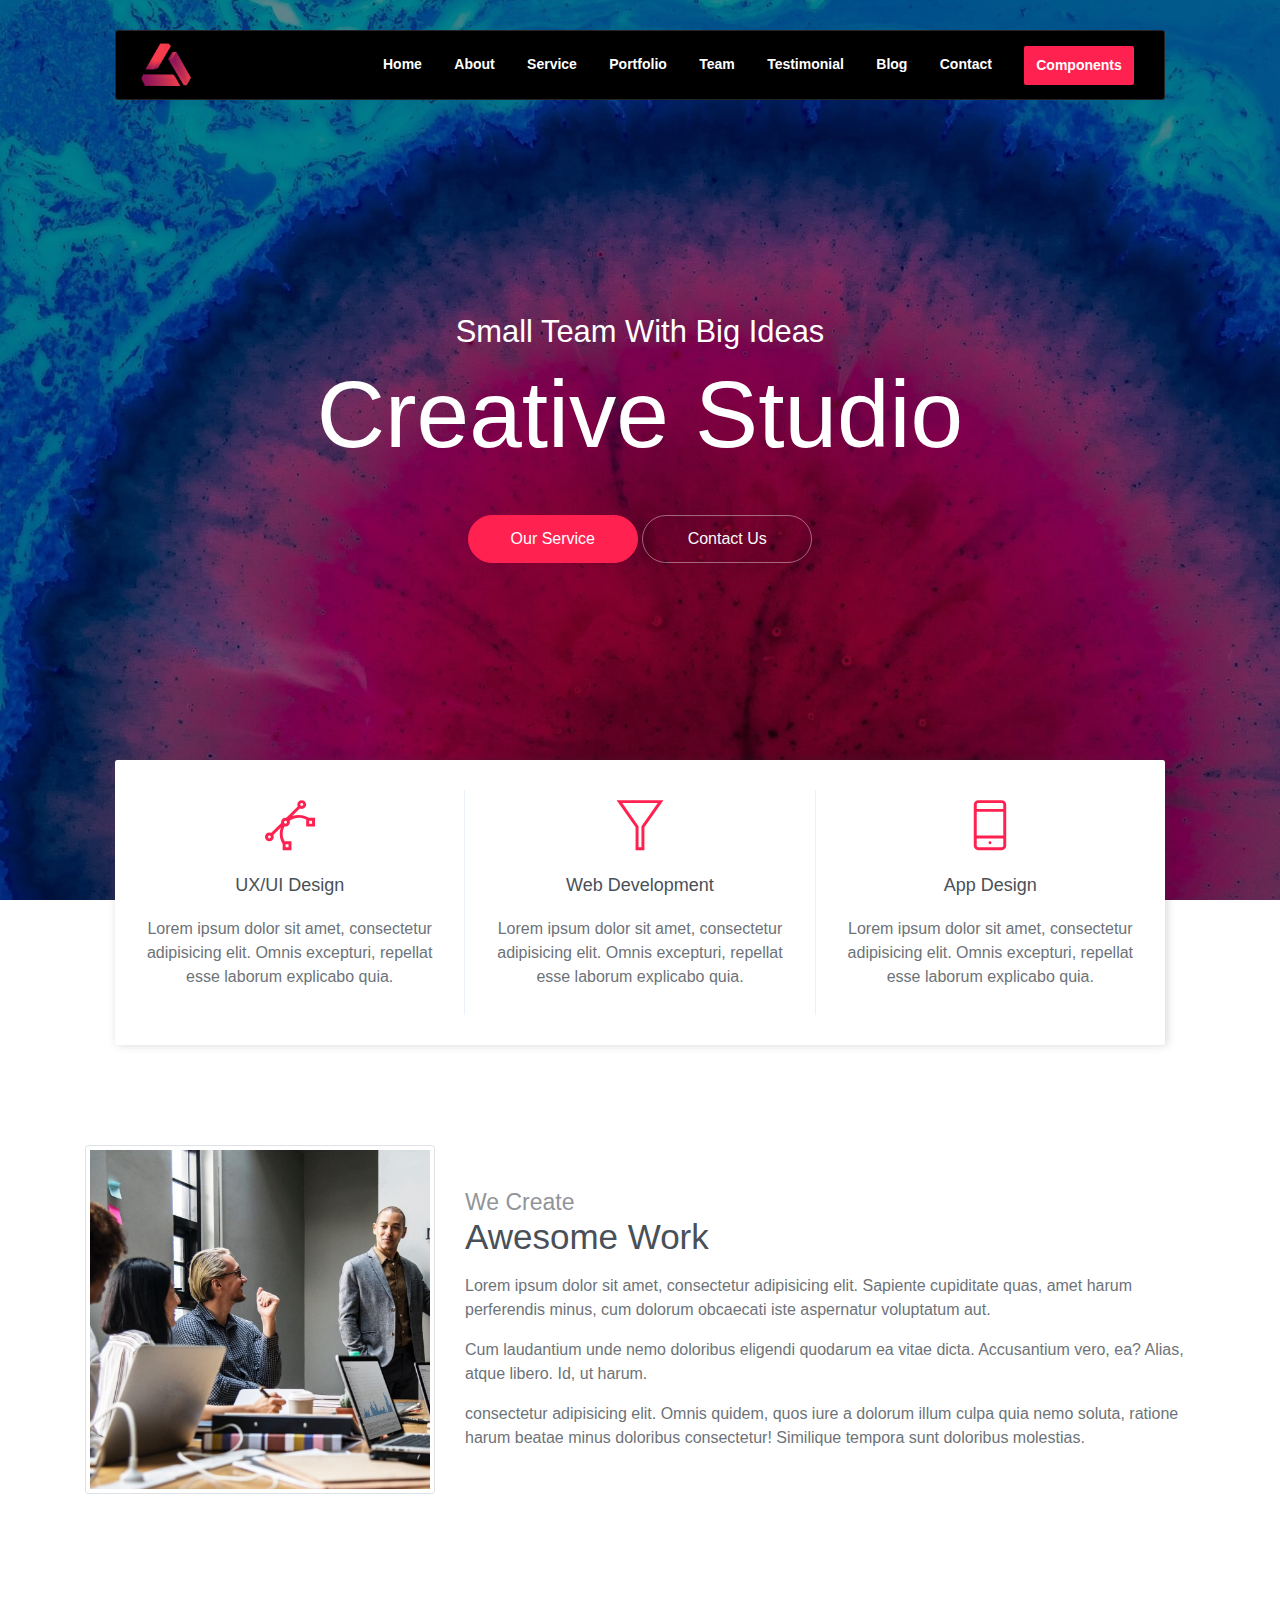
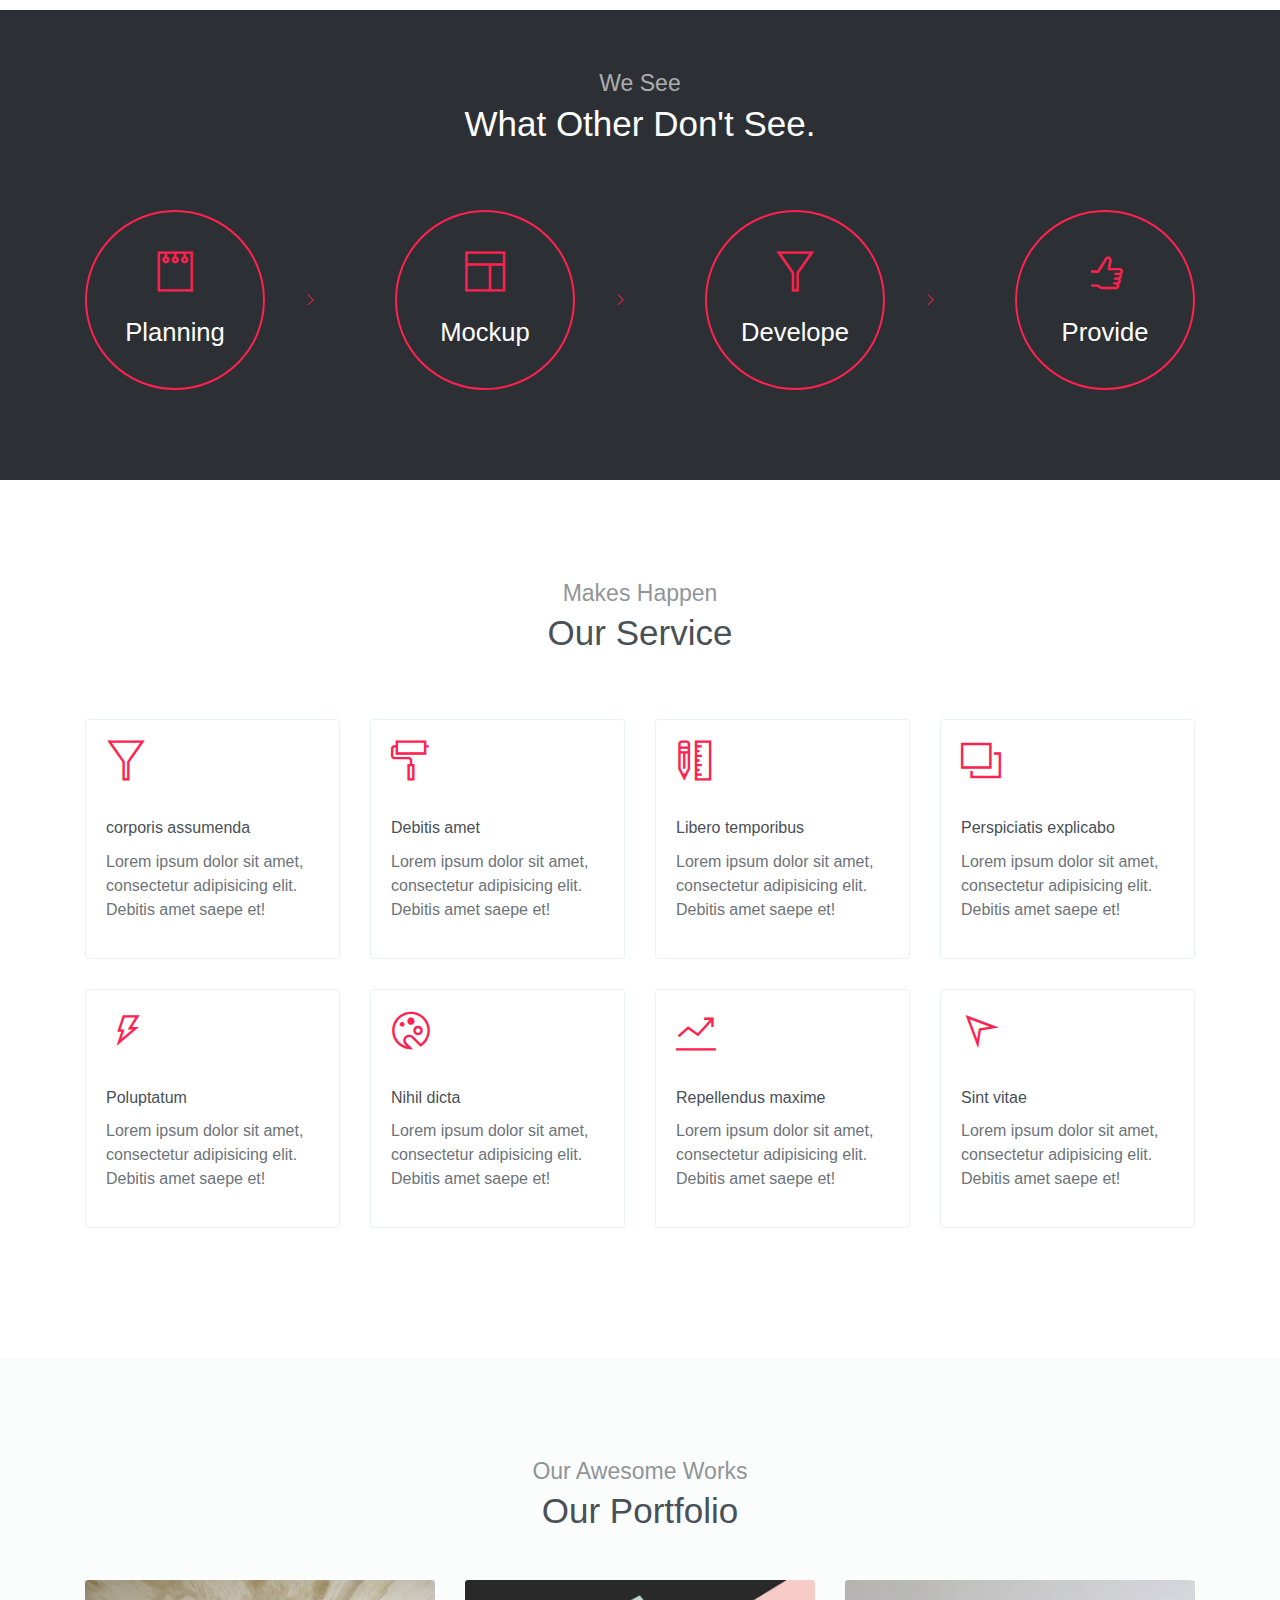
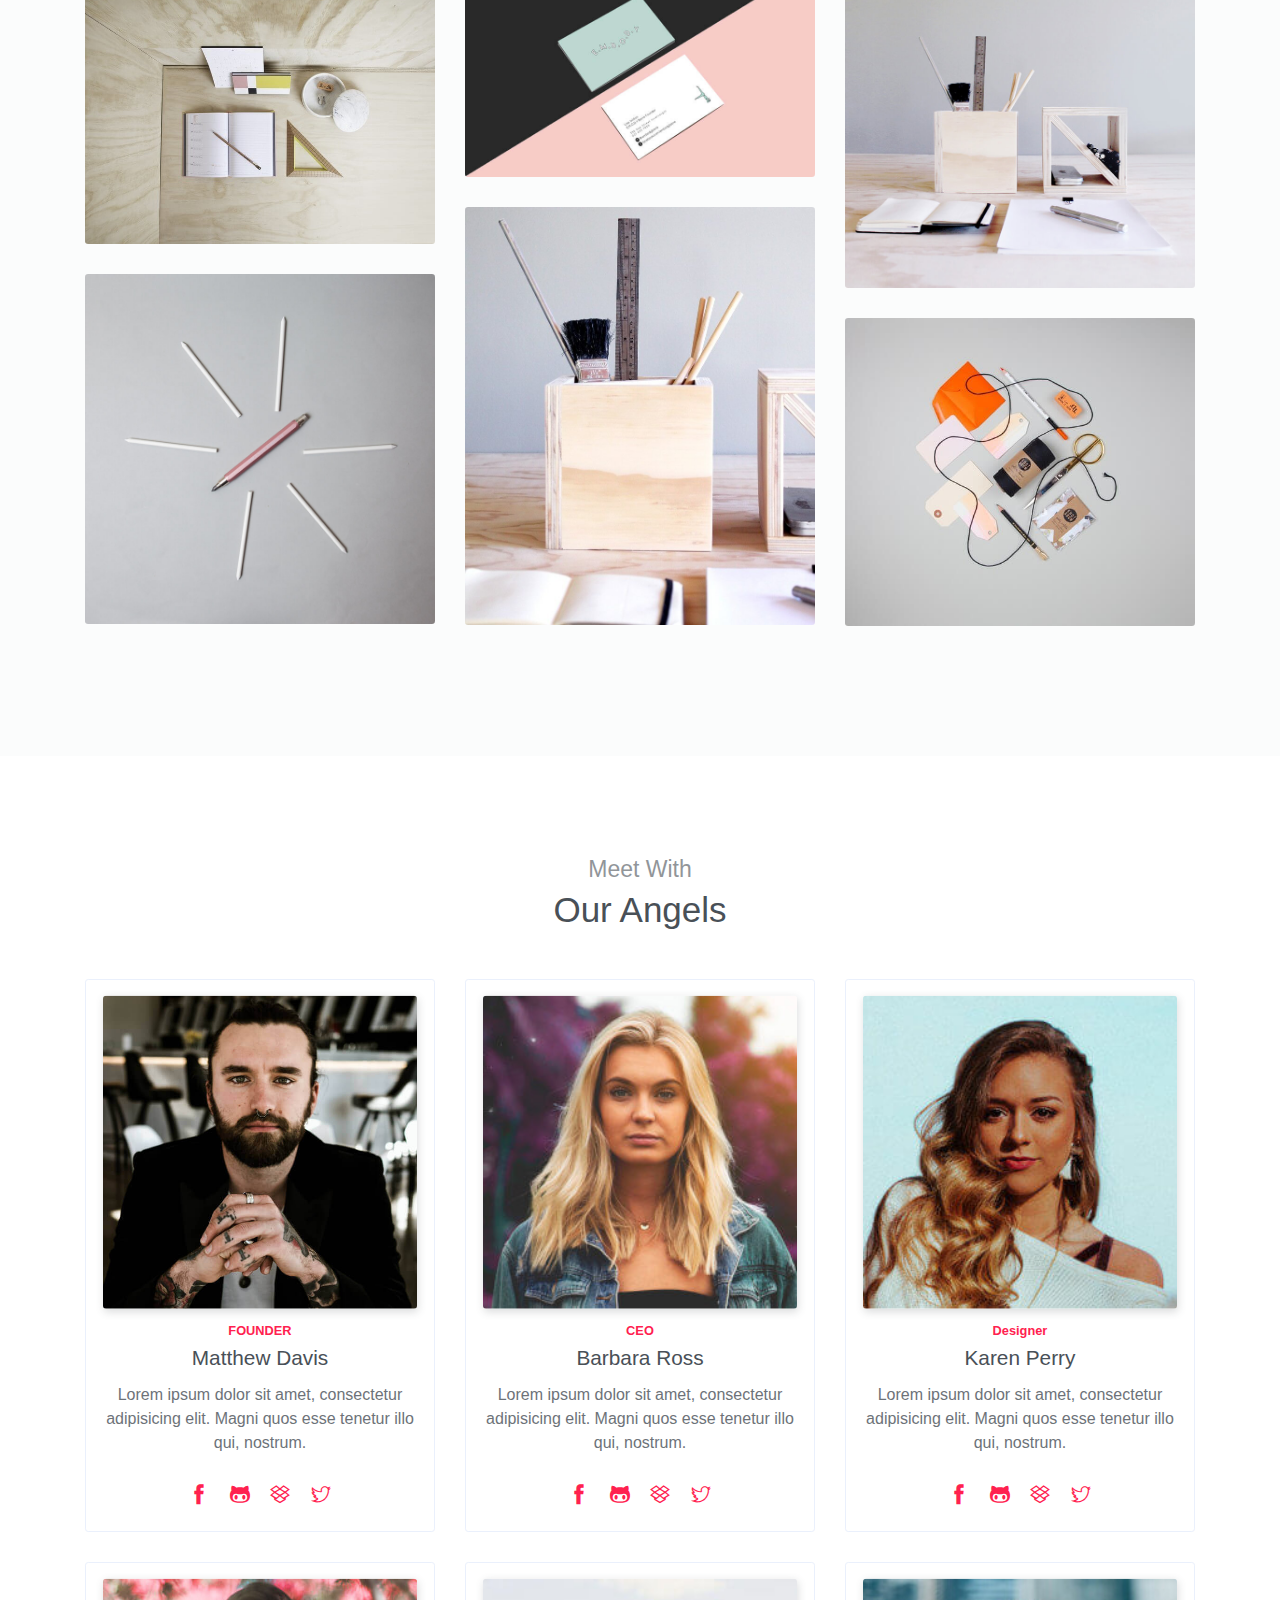
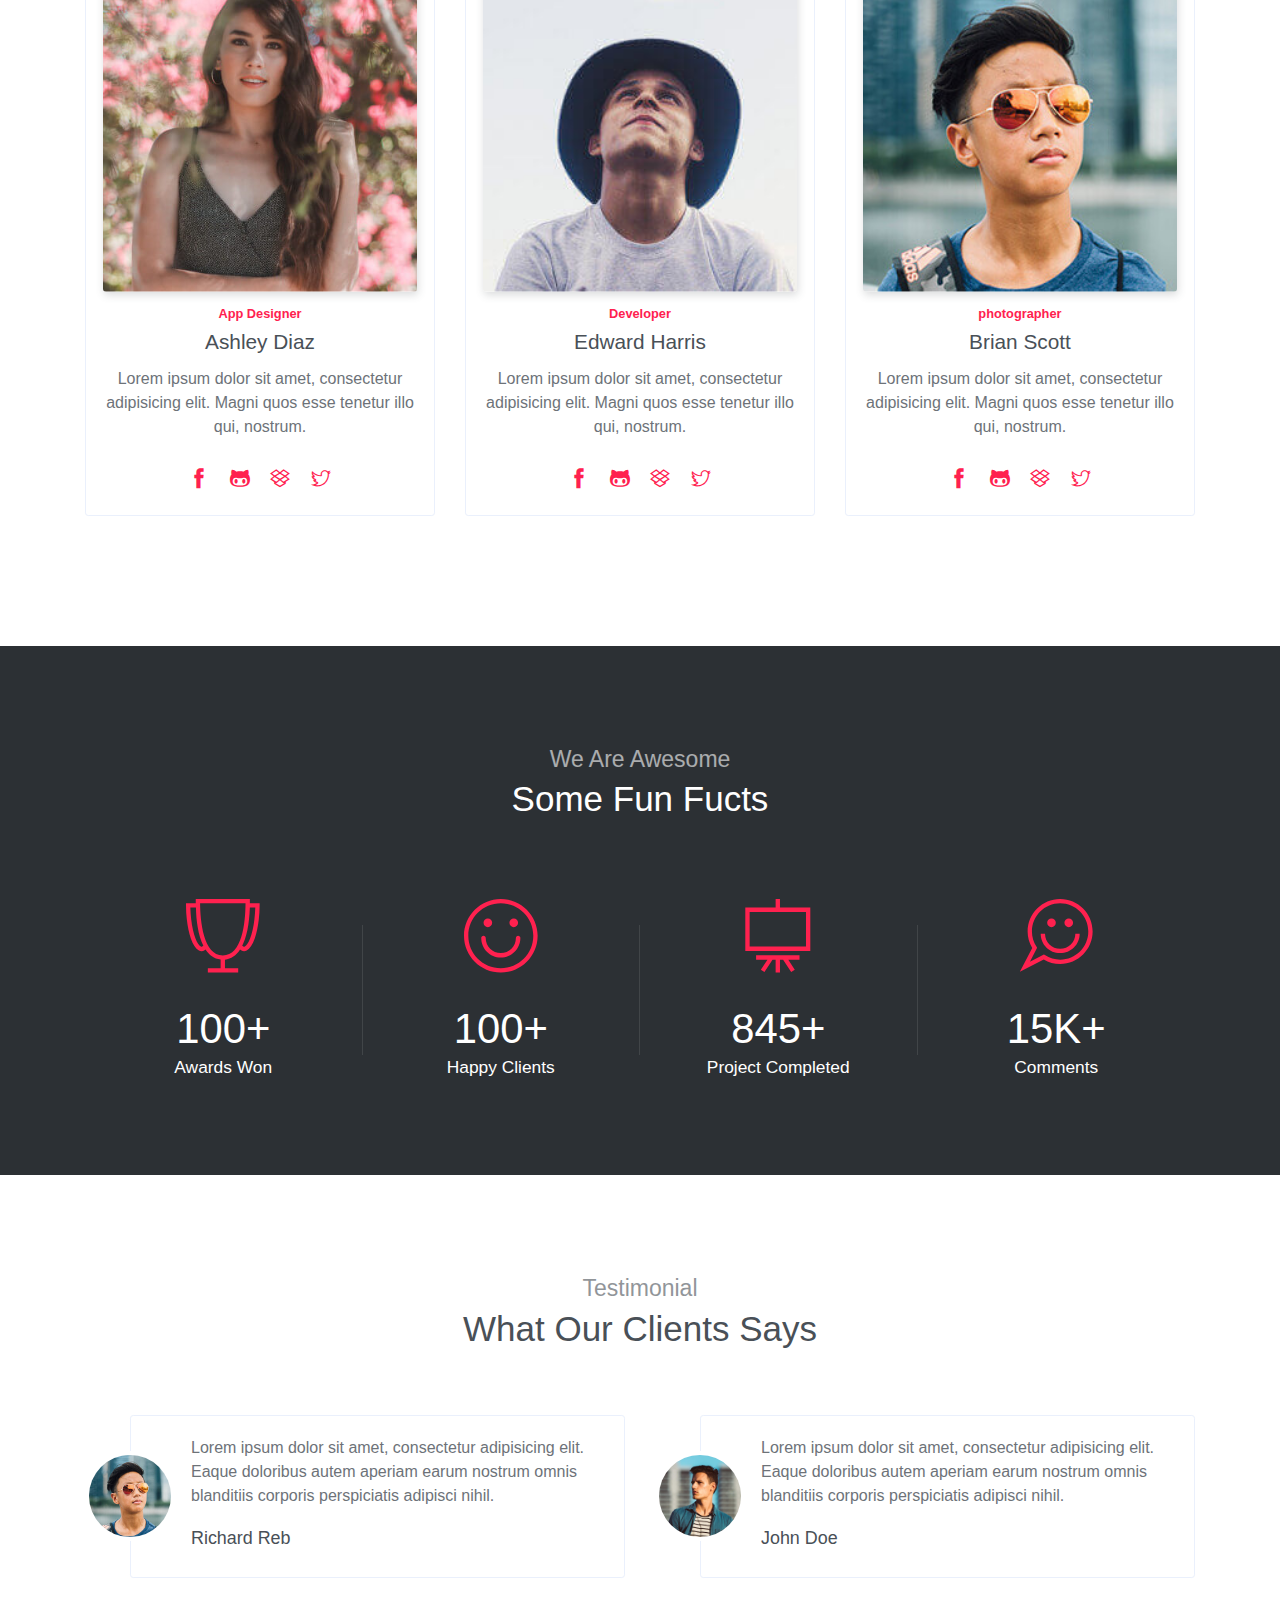
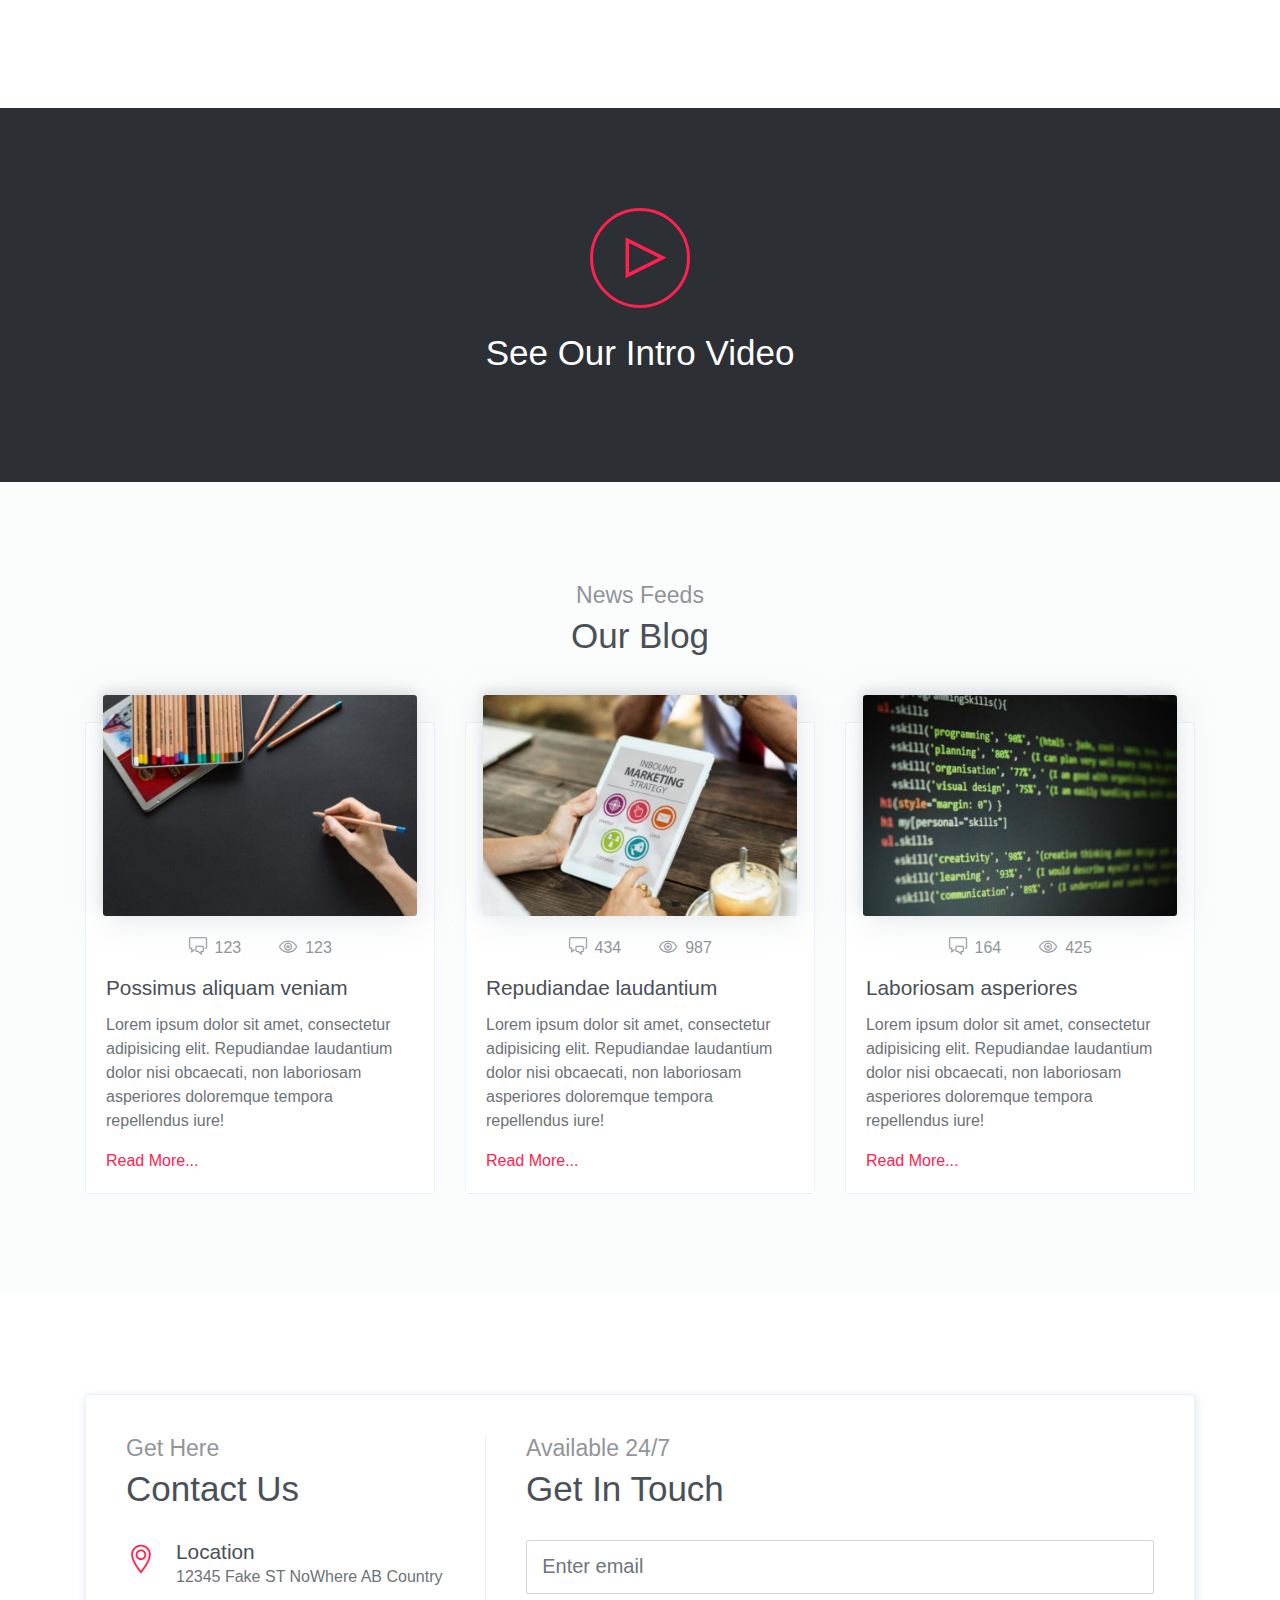
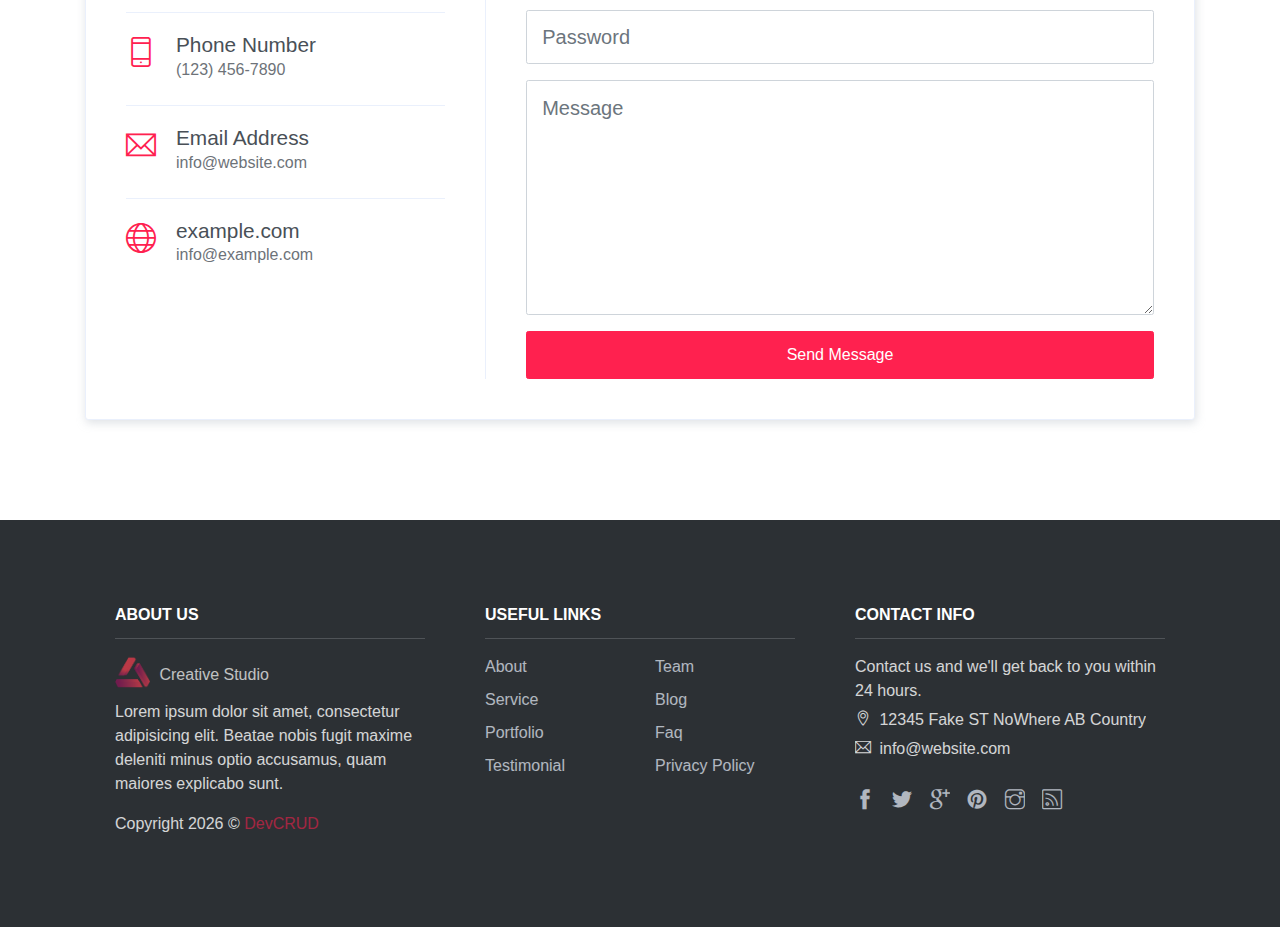
<file: public_html/index.html>
<!DOCTYPE html>
<html lang="en">
<head>
	<meta charset="utf-8">
    <meta name="viewport" content="width=device-width, initial-scale=1, shrink-to-fit=no">
    <meta name="description" content="Start your development with Creative Studio landing page.">
    <meta name="author" content="Devcrud">
    <title>Creative Studio | Free Bootstrap 4.3.x template</title>

    <!-- font icons -->
    <link rel="stylesheet" href="assets/vendors/themify-icons/css/themify-icons.css">

    <!-- Bootstrap + Creative Studio main styles -->
	<link rel="stylesheet" href="assets/css/creative-studio.css">

</head>
<body data-spy="scroll" data-target=".navbar" data-offset="40" id="home">
    
    <!-- Page Navigation -->
    <nav class="navbar custom-navbar navbar-expand-lg navbar-dark" data-spy="affix" data-offset-top="20">
        <div class="container">
            <a class="navbar-brand" href="#">
                <img src="assets/imgs/logo.png" alt="Download free bootstrap 4 landing page, free boootstrap 4 templates, Download free bootstrap 4.1 landing page, free boootstrap 4.1.1 templates, Creative studio Landing page">
            </a>
            <button class="navbar-toggler" type="button" data-toggle="collapse" data-target="#navbarSupportedContent" aria-controls="navbarSupportedContent" aria-expanded="false" aria-label="Toggle navigation">
                <span></span>
            </button>

            <div class="collapse navbar-collapse" id="navbarSupportedContent">
                <ul class="navbar-nav ml-auto">
                    <li class="nav-item">
                        <a class="nav-link" href="index.html">Home</a>
                    </li>
                    <li class="nav-item">
                        <a class="nav-link" href="about.html">About</a>
                    </li>
                    <li class="nav-item">
                        <a class="nav-link" href="service.html">Service</a>
                    </li>
                    <li class="nav-item">
                        <a class="nav-link" href="Portfolio.html">Portfolio</a>
                    </li>
                    <li class="nav-item">
                        <a class="nav-link" href="#team">Team</a>
                    </li>
                    <li class="nav-item">
                        <a class="nav-link" href="#testimonial">Testimonial</a>
                    </li>
                    <li class="nav-item">
                        <a class="nav-link" href="#blog">Blog</a>
                    </li>
                    <li class="nav-item">
                        <a class="nav-link" href="#contact">Contact</a>
                    </li>
                    <li class="nav-item">
                        <a class="nav-link btn btn-primary btn-sm ml-lg-3" href="components.html">Components</a>
                    </li>
                </ul>
            </div>
        </div>
    </nav>
    <!-- End Of Page Navigation -->

    <!-- Page Header -->
    <header class="header">
        <div class="overlay">
            <h6 class="subtitle">Small Team With Big Ideas</h6>
            <h1 class="title">Creative Studio</h1>
            <div class="buttons text-center">
                <a href="#service" class="btn btn-primary rounded w-lg btn-lg my-1">Our Service</a>
                <a href="#contact" class="btn btn-outline-light rounded w-lg btn-lg my-1">Contact Us</a>
            </div>              
        </div>      
    </header>
    <!-- End Of Page Header -->

    <!-- Box -->
    <div class="box text-center">
        <div class="box-item">
            <i class="ti-vector"></i>
            <h6 class="box-title">UX/UI Design</h6>
            <p>Lorem ipsum dolor sit amet, consectetur adipisicing elit. Omnis excepturi, repellat esse laborum explicabo quia.</p>
        </div>
        <div class="box-item">
            <i class="ti-filter"></i>
            <h6 class="box-title">Web Development</h6>
            <p>Lorem ipsum dolor sit amet, consectetur adipisicing elit. Omnis excepturi, repellat esse laborum explicabo quia.</p>
        </div>
        <div class="box-item">
            <i class="ti-mobile"></i>
            <h6 class="box-title">App Design</h6>
            <p>Lorem ipsum dolor sit amet, consectetur adipisicing elit. Omnis excepturi, repellat esse laborum explicabo quia.</p>
        </div>
    </div>
    <!-- End of Box -->

    <!-- About Section -->
    <section id="about">
        <div class="container">
            <div class="row align-items-center">
                <div class="col-md-5 col-lg-4">
                    <img src="assets/imgs/about.jpg" alt="Download free bootstrap 4 landing page, free boootstrap 4 templates, Download free bootstrap 4.1 landing page, free boootstrap 4.1.1 templates, Creative studio Landing page" class="w-100 img-thumbnail mb-3">
                </div>
                <div class="col-md-7 col-lg-8">
                    <h6 class="section-subtitle mb-0">We Create</h6>
                    <h6 class="section-title mb-3">Awesome Work</h6>
                    <p>Lorem ipsum dolor sit amet, consectetur adipisicing elit. Sapiente cupiditate quas, amet harum perferendis minus, cum dolorum obcaecati iste aspernatur voluptatum aut.</p>
                    <p>Cum laudantium unde nemo doloribus eligendi quodarum ea vitae dicta. Accusantium vero, ea? Alias, atque libero. Id, ut harum. </p>
                    <p>consectetur adipisicing elit. Omnis quidem, quos iure a dolorum illum culpa quia nemo soluta, ratione harum beatae minus doloribus consectetur! Similique tempora sunt doloribus molestias.</p>
                </div>
            </div>
        </div>
    </section>
    <!-- End of About Section -->

    <!-- About Section with bg -->
    <section class="has-bg-img py-md">
        <div class="container text-center">
            <h6 class="section-subtitle">We See</h6>
            <h6 class="section-title mb-6">What Other Don't See.</h6>
            <div class="widget mb-4">
                <div class="widget-item">
                    <i class="ti-notepad"></i>
                    <h4>Planning</h4>
                </div>
                <div class="widget-item">
                    <i class="ti-layout"></i>
                    <h4>Mockup</h4>
                </div>
                <div class="widget-item">
                    <i class="ti-filter"></i>
                    <h4>Develope</h4>
                </div>
                <div class="widget-item">
                    <i class="ti-thumb-up"></i>
                    <h4>Provide</h4>
                </div>
            </div>
        </div>
    </section>
    <!-- End Of About Sectoin -->

    <!-- Service Section -->
    <section id="service">
        <div class="container">
            <h6 class="section-subtitle text-center">Makes Happen</h6>
            <h5 class="section-title text-center mb-6">Our Service</h5> 
            <div class="row">
                <div class="col-sm-4 col-md-3">
                    <div class="card mb-4">
                        <div class="card-body">
                            <h2 class="mb-4"><i class="ti-filter text-primary"></i></h2>
                            <h6 class="card-title">corporis assumenda</h6>
                            <p>Lorem ipsum dolor sit amet, consectetur adipisicing elit. Debitis amet saepe et!</p>
                        </div>
                    </div>
                </div>
                <div class="col-sm-4 col-md-3">
                    <div class="card mb-4">
                        <div class="card-body">
                            <h2 class="mb-4"><i class="ti-paint-roller text-primary"></i></h2>
                            <h6 class="card-title">Debitis amet</h6>
                            <p>Lorem ipsum dolor sit amet, consectetur adipisicing elit. Debitis amet saepe et!</p>
                        </div>
                    </div>
                </div>
                <div class="col-sm-4 col-md-3">
                    <div class="card mb-4">
                        <div class="card-body">
                            <h2 class="mb-4"><i class="ti-ruler-pencil text-primary"></i></h2>
                            <h6 class="card-title">Libero temporibus</h6>
                            <p>Lorem ipsum dolor sit amet, consectetur adipisicing elit. Debitis amet saepe et!</p>
                        </div>
                    </div>
                </div>
                <div class="col-sm-4 col-md-3">
                    <div class="card mb-4">
                        <div class="card-body">
                            <h2 class="mb-4"><i class="ti-layers text-primary"></i></h2>
                            <h6 class="card-title">Perspiciatis explicabo</h6>
                            <p>Lorem ipsum dolor sit amet, consectetur adipisicing elit. Debitis amet saepe et!</p>
                        </div>
                    </div>
                </div>
                <div class="col-sm-4 col-md-3">
                    <div class="card mb-4">
                        <div class="card-body">
                            <h2 class="mb-4"><i class="ti-bolt text-primary"></i></h2>
                            <h6 class="card-title">Poluptatum</h6>
                            <p>Lorem ipsum dolor sit amet, consectetur adipisicing elit. Debitis amet saepe et!</p>
                        </div>
                    </div>
                </div>
                <div class="col-sm-4 col-md-3">
                    <div class="card mb-4">
                        <div class="card-body">
                            <h2 class="mb-4"><i class="ti-palette text-primary"></i></h2>
                            <h6 class="card-title">Nihil dicta</h6>
                            <p>Lorem ipsum dolor sit amet, consectetur adipisicing elit. Debitis amet saepe et!</p>
                        </div>
                    </div>
                </div>
                <div class="col-sm-4 col-md-3">
                    <div class="card mb-4">
                        <div class="card-body">
                            <h2 class="mb-4"><i class="ti-stats-up text-primary"></i></h2>
                            <h6 class="card-title">Repellendus maxime</h6>
                            <p>Lorem ipsum dolor sit amet, consectetur adipisicing elit. Debitis amet saepe et!</p>
                        </div>
                    </div>
                </div>
                <div class="col-sm-4 col-md-3">
                    <div class="card mb-4">
                        <div class="card-body">
                            <h2 class="mb-4"><i class="ti-location-arrow text-primary"></i></h2>
                            <h6 class="card-title">Sint vitae</h6>
                            <p>Lorem ipsum dolor sit amet, consectetur adipisicing elit. Debitis amet saepe et!</p>
                        </div>
                    </div>
                </div>

            </div>  
        </div>
    </section>
    <!-- End of Service Section -->

    <!-- Portfolio section -->
    <section id="portfolio">
        <div class="container text-center">
            <h6 class="section-subtitle">Our Awesome Works</h6>
            <h6 class="section-title mb-5">Our Portfolio</h6>
            <div class="row">
                <div class="col-sm-4">
                    <div class="img-wrapper">
                        <img src="assets/imgs/folio-1.jpg" alt="Download free bootstrap 4 landing page, free boootstrap 4 templates, Download free bootstrap 4.1 landing page, free boootstrap 4.1.1 templates, Creative studio Landing page">
                        <div class="overlay">
                            <div class="overlay-infos">
                                <h5>Project Title</h5>
                                <a href="javascript:void(0)"><i class="ti-zoom-in"></i></a>
                                <a href="javascript:void(0)"><i class="ti-link"></i></a>
                            </div>  
                        </div>
                    </div>
                    <div class="img-wrapper">
                        <img src="assets/imgs/folio-2.jpg" alt="Download free bootstrap 4 landing page, free boootstrap 4 templates, Download free bootstrap 4.1 landing page, free boootstrap 4.1.1 templates, Creative studio Landing page">
                        <div class="overlay">
                            <div class="overlay-infos">
                                <h5>Project Title</h5>
                                <a href="javascript:void(0)"><i class="ti-zoom-in"></i></a>
                                <a href="javascript:void(0)"><i class="ti-link"></i></a>
                            </div>                              
                        </div>
                    </div>                  
                </div>
                <div class="col-sm-4">
                    <div class="img-wrapper">
                        <img src="assets/imgs/folio-3.jpg" alt="Download free bootstrap 4 landing page, free boootstrap 4 templates, Download free bootstrap 4.1 landing page, free boootstrap 4.1.1 templates, Creative studio Landing page">
                        <div class="overlay">
                            <div class="overlay-infos">
                                <h5>Project Title</h5>
                                <a href="javascript:void(0)"><i class="ti-zoom-in"></i></a>
                                <a href="javascript:void(0)"><i class="ti-link"></i></a>
                            </div>  
                        </div>
                    </div>
                    <div class="img-wrapper">
                        <img src="assets/imgs/folio-4.jpg" alt="Download free bootstrap 4 landing page, free boootstrap 4 templates, Download free bootstrap 4.1 landing page, free boootstrap 4.1.1 templates, Creative studio Landing page">
                        <div class="overlay">
                            <div class="overlay-infos">
                                <h5>Project Title</h5>
                                <a href="javascript:void(0)"><i class="ti-zoom-in"></i></a>
                                <a href="javascript:void(0)"><i class="ti-link"></i></a>
                            </div>                              
                        </div>
                    </div>                  
                </div>
                <div class="col-sm-4">
                    <div class="img-wrapper">
                        <img src="assets/imgs/folio-5.jpg" alt="Download free bootstrap 4 landing page, free boootstrap 4 templates, Download free bootstrap 4.1 landing page, free boootstrap 4.1.1 templates, Creative studio Landing page">
                        <div class="overlay">
                            <div class="overlay-infos">
                                <h5>Project Title</h5>
                                <a href="javascript:void(0)"><i class="ti-zoom-in"></i></a>
                                <a href="javascript:void(0)"><i class="ti-link"></i></a>
                            </div>  
                        </div>
                    </div>
                    <div class="img-wrapper">
                        <img src="assets/imgs/folio-6.jpg" alt="Download free bootstrap 4 landing page, free boootstrap 4 templates, Download free bootstrap 4.1 landing page, free boootstrap 4.1.1 templates, Creative studio Landing page">
                        <div class="overlay">
                            <div class="overlay-infos">
                                <h5>Project Title</h5>
                                <a href="javascript:void(0)"><i class="ti-zoom-in"></i></a>
                                <a href="javascript:void(0)"><i class="ti-link"></i></a>
                            </div>                              
                        </div>
                    </div>                  
                </div>
            </div>
        </div>
    </section>
    <!-- End of portfolio section -->

    <!-- Team Section -->
    <section id="team">
        <div class="container">
            <h6 class="section-subtitle text-center">Meet With</h6>
            <h6 class="section-title mb-5 text-center">Our Angels</h6>
            <div class="row">
                <div class="col-sm-6 col-md-4">
                    <div class="card text-center mb-4">
                        <img class="card-img-top inset" src="assets/imgs/avatar.jpg">
                        <div class="card-body">
                            <h6 class="small text-primary font-weight-bold">FOUNDER</h6>
                            <h5 class="card-title">Matthew Davis</h5>
                            <p>Lorem ipsum dolor sit amet, consectetur adipisicing elit. Magni quos esse tenetur illo qui, nostrum.</p>
                            <div class="socials">
                                <a href="javascript:void(0)"><i class="ti-facebook"></i> </a>
                                <a href="javascript:void(0)"><i class="ti-github"></i></a>
                                <a href="javascript:void(0)"><i class="ti-dropbox"></i></a>
                                <a href="javascript:void(0)"><i class="ti-twitter"></i></a>
                            </div>
                        </div>
                    </div>
                </div>
                <div class="col-sm-6 col-md-4">
                    <div class="card text-center mb-4">
                        <img class="card-img-top inset" src="assets/imgs/avatar-1.jpg">
                        <div class="card-body">
                            <h6 class="small text-primary font-weight-bold">CEO</h6>
                            <h5 class="card-title">Barbara Ross</h5>
                            <p>Lorem ipsum dolor sit amet, consectetur adipisicing elit. Magni quos esse tenetur illo qui, nostrum.</p>
                            <div class="socials">
                                <a href="javascript:void(0)"><i class="ti-facebook"></i> </a>
                                <a href="javascript:void(0)"><i class="ti-github"></i></a>
                                <a href="javascript:void(0)"><i class="ti-dropbox"></i></a>
                                <a href="javascript:void(0)"><i class="ti-twitter"></i></a>
                            </div>
                        </div>
                    </div>
                </div>
                <div class="col-sm-6 col-md-4">
                    <div class="card text-center mb-4">
                        <img class="card-img-top inset" src="assets/imgs/avatar-2.jpg">
                        <div class="card-body">
                            <h6 class="small text-primary font-weight-bold">Designer</h6>
                            <h5 class="card-title">Karen Perry</h5>
                            <p>Lorem ipsum dolor sit amet, consectetur adipisicing elit. Magni quos esse tenetur illo qui, nostrum.</p>
                            <div class="socials">
                                <a href="javascript:void(0)"><i class="ti-facebook"></i> </a>
                                <a href="javascript:void(0)"><i class="ti-github"></i></a>
                                <a href="javascript:void(0)"><i class="ti-dropbox"></i></a>
                                <a href="javascript:void(0)"><i class="ti-twitter"></i></a>
                            </div>
                        </div>
                    </div>
                </div>
                <div class="col-sm-6 col-md-4">
                    <div class="card text-center mb-4">
                        <img class="card-img-top inset" src="assets/imgs/avatar-3.jpg">
                        <div class="card-body">
                            <h6 class="small text-primary font-weight-bold">App Designer</h6>
                            <h5 class="card-title">Ashley Diaz</h5>
                            <p>Lorem ipsum dolor sit amet, consectetur adipisicing elit. Magni quos esse tenetur illo qui, nostrum.</p>
                            <div class="socials">
                                <a href="javascript:void(0)"><i class="ti-facebook"></i> </a>
                                <a href="javascript:void(0)"><i class="ti-github"></i></a>
                                <a href="javascript:void(0)"><i class="ti-dropbox"></i></a>
                                <a href="javascript:void(0)"><i class="ti-twitter"></i></a>
                            </div>
                        </div>
                    </div>
                </div>
                <div class="col-sm-6 col-md-4">
                    <div class="card text-center mb-4">
                        <img class="card-img-top inset" src="assets/imgs/avatar-4.jpg">
                        <div class="card-body">
                            <h6 class="small text-primary font-weight-bold">Developer</h6>
                            <h5 class="card-title">Edward Harris</h5>
                            <p>Lorem ipsum dolor sit amet, consectetur adipisicing elit. Magni quos esse tenetur illo qui, nostrum.</p>
                            <div class="socials">
                                <a href="javascript:void(0)"><i class="ti-facebook"></i> </a>
                                <a href="javascript:void(0)"><i class="ti-github"></i></a>
                                <a href="javascript:void(0)"><i class="ti-dropbox"></i></a>
                                <a href="javascript:void(0)"><i class="ti-twitter"></i></a>
                            </div>
                        </div>
                    </div>
                </div>
                <div class="col-sm-6 col-md-4">
                    <div class="card text-center mb-4">
                        <img class="card-img-top inset" src="assets/imgs/avatar-5.jpg">
                        <div class="card-body">
                            <h6 class="small text-primary font-weight-bold">photographer</h6>
                            <h5 class="card-title">Brian Scott</h5>
                            <p>Lorem ipsum dolor sit amet, consectetur adipisicing elit. Magni quos esse tenetur illo qui, nostrum.</p>
                            <div class="socials">
                                <a href="javascript:void(0)"><i class="ti-facebook"></i> </a>
                                <a href="javascript:void(0)"><i class="ti-github"></i></a>
                                <a href="javascript:void(0)"><i class="ti-dropbox"></i></a>
                                <a href="javascript:void(0)"><i class="ti-twitter"></i></a>
                            </div>
                        </div>
                    </div>
                </div>

            </div>
        </div>
    </section>
    <!-- End of Team Sectoin -->

    <!-- Fatcs Section -->
    <section class="has-bg-img bg-img-2">
        <div class="container text-center">
            <h6 class="section-subtitle">We Are Awesome</h6>
            <h6 class="section-title mb-6">Some Fun Fucts</h6>
                <div class="widget-2">
                    <div class="widget-item">
                        <i class="ti-cup"></i>
                        <h6 class="title">100+</h6>
                        <div class="subtitle">Awards Won</div>
                    </div>
                    <div class="widget-item">
                        <i class="ti-face-smile"></i>
                        <h6 class="title">100+</h6>
                        <div class="subtitle">Happy Clients</div>
                    </div>
                    <div class="widget-item">
                        <i class="ti-blackboard"></i>
                        <h6 class="title">845+</h6>
                        <div class="subtitle">Project Completed</div>
                    </div>
                    <div class="widget-item">
                        <i class="ti-comments-smiley"></i>
                        <h6 class="title">15K+</h6>
                        <div class="subtitle">Comments</div>
                    </div>
                </div>
        </div>
    </section>

    <!-- Testimonial Section -->
    <section id="testimonial">
        <div class="container">
            <h6 class="section-subtitle text-center">Testimonial</h6>
            <h6 class="section-title text-center mb-6">What Our Clients Says</h6>
            <div class="row">
                <div class="col-md-6">
                    <div class="testimonial-wrapper">
                        <div class="img-holder">
                            <img src="assets/imgs/avatar-5.jpg" alt="Download free bootstrap 4 landing page, free boootstrap 4 templates, Download free bootstrap 4.1 landing page, free boootstrap 4.1.1 templates, Creative studio Landing page">                     
                        </div>
                        <div class="body">
                            <p class="subtitle">Lorem ipsum dolor sit amet, consectetur adipisicing elit. Eaque doloribus autem aperiam earum nostrum omnis blanditiis corporis perspiciatis adipisci nihil.</p>
                            <h6 class="title">Richard Reb</h6>
                        </div>
                    </div>
                </div>
                <div class="col-md-6">
                    <div class="testimonial-wrapper">
                        <div class="img-holder">
                            <img src="assets/imgs/avatar-6.jpg" alt="Download free bootstrap 4 landing page, free boootstrap 4 templates, Download free bootstrap 4.1 landing page, free boootstrap 4.1.1 templates, Creative studio Landing page">                     
                        </div>
                        <div class="body">
                            <p class="subtitle">Lorem ipsum dolor sit amet, consectetur adipisicing elit. Eaque doloribus autem aperiam earum nostrum omnis blanditiis corporis perspiciatis adipisci nihil.</p>
                            <h6 class="title">John Doe</h6>
                        </div>
                    </div>
                </div>
            </div>
        </div>
    </section>
    <!-- End of Testimonial Section -->

    <!-- Video Section -->
    <section class="has-bg-img py-lg">
        <div class="container text-center">

            <!-- Button trigger modal -->
            <button type="button" class="btn btn-outline-primary play-control" data-toggle="modal" data-target="#exampleModalCenter">
              <i class="ti-control-play" ></i>
            </button>
            <h6 class="section-title mt-4">See Our Intro Video</h6>

        </div>
    </section>
    <!-- End of Video Section -->

    <!-- Modal -->
    <div class="modal fade" id="exampleModalCenter" tabindex="-1" role="dialog" aria-labelledby="exampleModalCenterTitle" aria-hidden="true">
        <div class="modal-dialog modal-lg modal-dialog-centered" role="document">
            <div class="modal-content">
                <iframe width="100%" height="475" src="https://www.youtube.com/embed/TP4THzsAa3M" frameborder="0" allowfullscreen></iframe>
            </div>
        </div>
    </div>
    <!-- end of modal -->

    <!-- Blog Section -->
    <section id="blog">
        <div class="container">
            <h6 class="section-subtitle text-center">News Feeds</h6>
            <h6 class="section-title mb-6 text-center">Our Blog</h6>

            <div class="row">
                <div class="col-md-4">
                    <div class="card blog-post my-4 my-sm-5 my-md-0">
                        <img src="assets/imgs/blog-1.jpg" alt="Download free bootstrap 4 landing page, free boootstrap 4 templates, Download free bootstrap 4.1 landing page, free boootstrap 4.1.1 templates, Creative studio Landing page">
                        <div class="card-body">
                            <div class="details mb-3">
                                <a href="javascript:void(0)"><i class="ti-comments"></i> 123</a>
                                <a href="javascript:void(0)"><i class="ti-eye"></i> 123</a>
                            </div>
                            <h5 class="card-title">Possimus aliquam veniam</h5>
                            <p>Lorem ipsum dolor sit amet, consectetur adipisicing elit. Repudiandae laudantium dolor nisi obcaecati, non laboriosam asperiores doloremque tempora repellendus iure!</p>
                            <a href="javascript:void(0)" class="d-block mt-3">Read More...</a>
                        </div>
                    </div>
                </div>
                <div class="col-md-4">
                    <div class="card blog-post my-4 my-sm-5 my-md-0">
                        <img src="assets/imgs/blog-2.jpg" alt="Download free bootstrap 4 landing page, free boootstrap 4 templates, Download free bootstrap 4.1 landing page, free boootstrap 4.1.1 templates, Creative studio Landing page">
                        <div class="card-body">
                            <div class="details mb-3">
                                <a href="javascript:void(0)"><i class="ti-comments"></i> 434</a>
                                <a href="javascript:void(0)"><i class="ti-eye"></i> 987</a>
                            </div>
                            <h5 class="card-title">Repudiandae laudantium</h5>
                            <p>Lorem ipsum dolor sit amet, consectetur adipisicing elit. Repudiandae laudantium dolor nisi obcaecati, non laboriosam asperiores doloremque tempora repellendus iure!</p>
                            <a href="javascript:void(0)" class="d-block mt-3">Read More...</a>
                        </div>
                    </div>
                </div>
                <div class="col-md-4">
                    <div class="card blog-post my-4 my-sm-5 my-md-0">
                        <img src="assets/imgs/blog-3.jpg" alt="Download free bootstrap 4 landing page, free boootstrap 4 templates, Download free bootstrap 4.1 landing page, free boootstrap 4.1.1 templates, Creative studio Landing page">
                        <div class="card-body">
                            <div class="details mb-3">
                                <a href="javascript:void(0)"><i class="ti-comments"></i> 164</a>
                                <a href="javascript:void(0)"><i class="ti-eye"></i> 425</a>
                            </div>
                            <h5 class="card-title">Laboriosam asperiores</h5>
                            <p>Lorem ipsum dolor sit amet, consectetur adipisicing elit. Repudiandae laudantium dolor nisi obcaecati, non laboriosam asperiores doloremque tempora repellendus iure!</p>
                            <a href="javascript:void(0)" class="d-block mt-3">Read More...</a>
                        </div>
                    </div>
                </div>
            </div>
        </div>
    </section>
    <!-- End of Blog Section -->

    <!-- Contact Section -->
    <section id="contact">
        <div class="container">
            <div class="contact-card">
                <div class="infos">
                    <h6 class="section-subtitle">Get Here</h6>
                    <h6 class="section-title mb-4">Contact Us</h6>

                    <div class="item">
                        <i class="ti-location-pin"></i>
                        <div class="">
                            <h5>Location</h5>
                            <p> 12345 Fake ST NoWhere AB Country</p>
                        </div>                          
                    </div>
                    <div class="item">
                        <i class="ti-mobile"></i>
                        <div>
                            <h5>Phone Number</h5>
                            <p>(123) 456-7890</p>
                        </div>                          
                    </div>
                    <div class="item">
                        <i class="ti-email"></i>
                        <div class="mb-0">
                            <h5>Email Address</h5>
                            <p>info@website.com</p>
                        </div>
                    </div>
                    <div class="item">
                        <i class="ti-world"></i>
                        <div class="mb-0">
                            <h5>example.com</h5>
                            <p>info@example.com</p>
                        </div>
                    </div>
                </div>
                <div class="form">
                    <h6 class="section-subtitle">Available 24/7</h6>
                    <h6 class="section-title mb-4">Get In Touch</h6>
                    <form>
                        <div class="form-group">
                            <input type="email" class="form-control form-control-lg" id="exampleInputEmail1" aria-describedby="emailHelp" placeholder="Enter email" required>
                        </div>
                        <div class="form-group">
                            <input type="password" class="form-control form-control-lg" id="exampleInputPassword1" placeholder="Password" required>
                        </div>
                        <div class="form-group">
                            <textarea name="contact-message" id="" cols="30" rows="7" class="form-control form-control-lg" placeholder="Message"></textarea>
                        </div>
                        <button type="submit" class="btn btn-primary btn-block btn-lg mt-3">Send Message</button>
                    </form>
                </div>
            </div>
        </div>
    </section>
    <!-- Contact Section -->

    <section class="has-bg-img py-0">
        <div class="container">
            <div class="footer">
                <div class="footer-lists">
                    <ul class="list">
                        <li class="list-head">
                            <h6 class="font-weight-bold">ABOUT US</h6>
                        </li>
                        <li class="list-body">
                            <a href="#" class="logo">
                                <img src="assets/imgs/logo.png" alt="Download free bootstrap 4 landing page, free boootstrap 4 templates, Download free bootstrap 4.1 landing page, free boootstrap 4.1.1 templates, Creative studio Landing page">
                                <h6>Creative Studio</h6>
                            </a>
                            <p>Lorem ipsum dolor sit amet, consectetur adipisicing elit. Beatae nobis fugit maxime deleniti minus optio accusamus, quam maiores explicabo sunt.</p> 
                            <p class="mt-3">
                                Copyright <script>document.write(new Date().getFullYear())</script> &copy; <a class="d-inline text-primary" href="http://www.devcrud.com">DevCRUD</a>
                            </p>                   
                        </li>
                    </ul>
                    <ul class="list">
                        <li class="list-head">
                            <h6 class="font-weight-bold">USEFUL LINKS</h6>
                        </li>
                        <li class="list-body">
                            <div class="row">
                                <div class="col">
                                    <a href="#about">About</a>
                                    <a href="#service">Service</a>
                                    <a href="#portfolio">Portfolio</a>
                                    <a href="#testmonail">Testimonial</a>
                                </div>
                                <div class="col">
                                    <a href="#team">Team</a>
                                    <a href="#blog">Blog</a>
                                    <a href="#">Faq</a>
                                    <a href="#">Privacy Policy</a>                  
                                </div>
                            </div>
                        </li>
                    </ul>
                    <ul class="list">
                        <li class="list-head">
                            <h6 class="font-weight-bold">CONTACT INFO</h6>
                        </li>
                        <li class="list-body">
                            <p>Contact us and we'll get back to you within 24 hours.</p>
                            <p><i class="ti-location-pin"></i> 12345 Fake ST NoWhere AB Country</p>
                            <p><i class="ti-email"></i>  info@website.com</p>
                            <div class="social-links">
                                <a href="javascript:void(0)" class="link"><i class="ti-facebook"></i></a>
                                <a href="javascript:void(0)" class="link"><i class="ti-twitter-alt"></i></a>
                                <a href="javascript:void(0)" class="link"><i class="ti-google"></i></a>
                                <a href="javascript:void(0)" class="link"><i class="ti-pinterest-alt"></i></a>
                                <a href="javascript:void(0)" class="link"><i class="ti-instagram"></i></a>
                                <a href="javascript:void(0)" class="link"><i class="ti-rss"></i></a>
                            </div>
                        </li>
                    </ul>
                </div>
            </div>    
        </div>
    </section>

    <!-- core  -->
    <script src="assets/vendors/jquery/jquery-3.4.1.js"></script>
    <script src="assets/vendors/bootstrap/bootstrap.bundle.js"></script>

    <!-- bootstrap affix -->
    <script src="assets/vendors/bootstrap/bootstrap.affix.js"></script>

    <!-- Creative Studio js -->
    <script src="assets/js/creative-studio.js"></script>

</body>
</html>
</file>
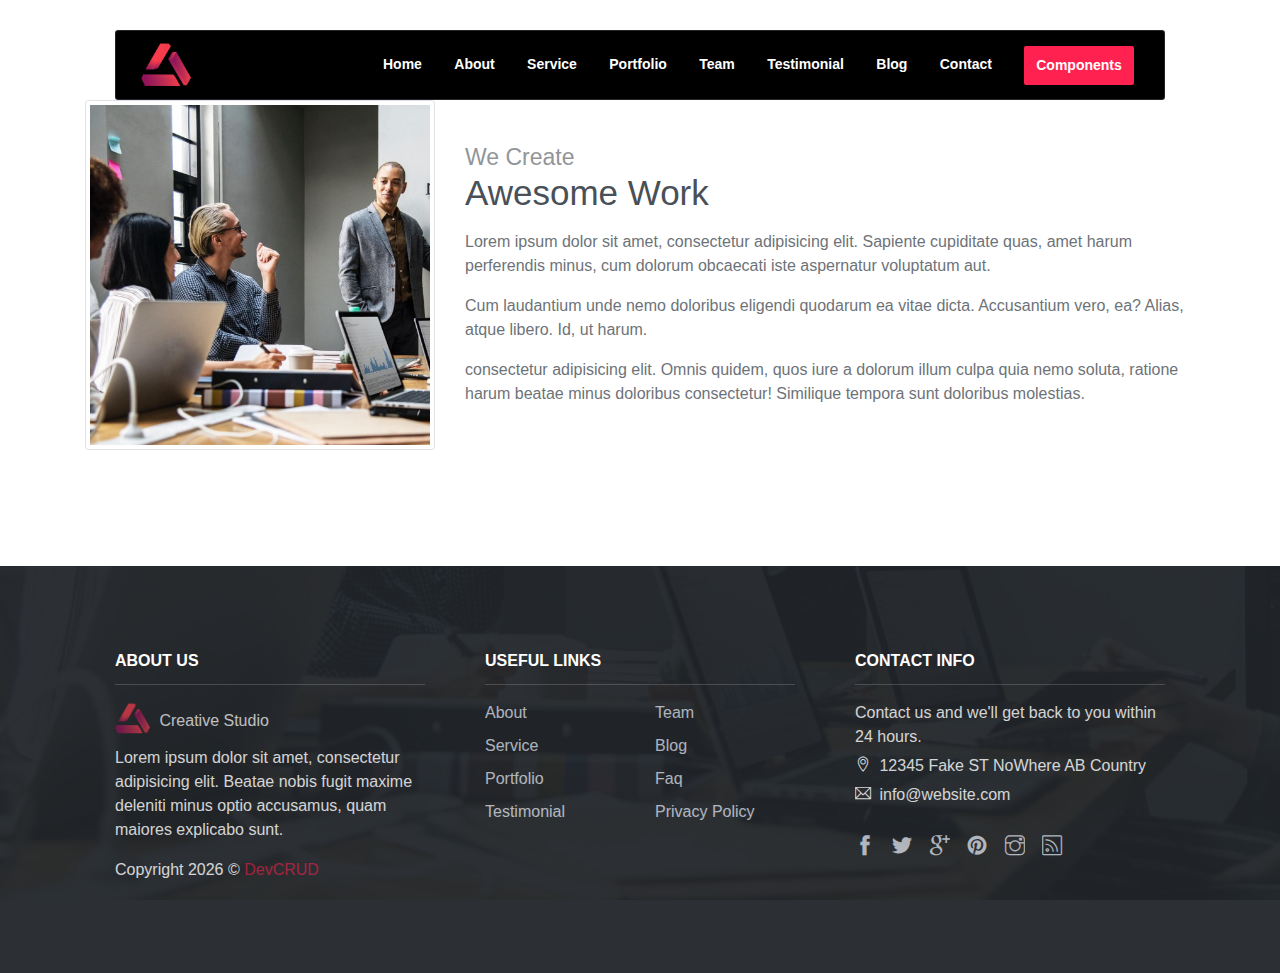
<file: public_html/about.html>
<!DOCTYPE html>
<html lang="en">
<head>
	<meta charset="utf-8">
    <meta name="viewport" content="width=device-width, initial-scale=1, shrink-to-fit=no">
    <meta name="description" content="Start your development with Creative Studio landing page.">
    <meta name="author" content="Devcrud">
    <title>Creative Studio | Free Bootstrap 4.3.x template</title>

    <!-- font icons -->
    <link rel="stylesheet" href="assets/vendors/themify-icons/css/themify-icons.css">

    <!-- Bootstrap + Creative Studio main styles -->
	<link rel="stylesheet" href="assets/css/creative-studio.css">

</head>
<body data-spy="scroll" data-target=".navbar" data-offset="40" id="home">
    
    <!-- Page Navigation -->
    <nav class="navbar custom-navbar navbar-expand-lg navbar-dark" data-spy="affix" data-offset-top="20">
        <div class="container">
            <a class="navbar-brand" href="#">
                <img src="assets/imgs/logo.png" alt="Download free bootstrap 4 landing page, free boootstrap 4 templates, Download free bootstrap 4.1 landing page, free boootstrap 4.1.1 templates, Creative studio Landing page">
            </a>
            <button class="navbar-toggler" type="button" data-toggle="collapse" data-target="#navbarSupportedContent" aria-controls="navbarSupportedContent" aria-expanded="false" aria-label="Toggle navigation">
                <span></span>
            </button>

            <div class="collapse navbar-collapse" id="navbarSupportedContent">
                <ul class="navbar-nav ml-auto">
                    <li class="nav-item">
                        <a class="nav-link" href="index.html">Home</a>
                    </li>
                    <li class="nav-item">
                        <a class="nav-link" href="about.html">About</a>
                    </li>
                    <li class="nav-item">
                        <a class="nav-link" href="service.html">Service</a>
                    </li>
                    <li class="nav-item">
                        <a class="nav-link" href="Portfolio.html">Portfolio</a>
                    </li>
                    <li class="nav-item">
                        <a class="nav-link" href="#team">Team</a>
                    </li>
                    <li class="nav-item">
                        <a class="nav-link" href="#testimonial">Testimonial</a>
                    </li>
                    <li class="nav-item">
                        <a class="nav-link" href="#blog">Blog</a>
                    </li>
                    <li class="nav-item">
                        <a class="nav-link" href="#contact">Contact</a>
                    </li>
                    <li class="nav-item">
                        <a class="nav-link btn btn-primary btn-sm ml-lg-3" href="components.html">Components</a>
                    </li>
                </ul>
            </div>
        </div>
    </nav>
    <!-- End Of Page Navigation -->

    <!-- About Section -->
    <section id="about">
        <div class="container">
            <div class="row align-items-center">
                <div class="col-md-5 col-lg-4">
                    <img src="assets/imgs/about.jpg" alt="Download free bootstrap 4 landing page, free boootstrap 4 templates, Download free bootstrap 4.1 landing page, free boootstrap 4.1.1 templates, Creative studio Landing page" class="w-100 img-thumbnail mb-3">
                </div>
                <div class="col-md-7 col-lg-8">
                    <h6 class="section-subtitle mb-0">We Create</h6>
                    <h6 class="section-title mb-3">Awesome Work</h6>
                    <p>Lorem ipsum dolor sit amet, consectetur adipisicing elit. Sapiente cupiditate quas, amet harum perferendis minus, cum dolorum obcaecati iste aspernatur voluptatum aut.</p>
                    <p>Cum laudantium unde nemo doloribus eligendi quodarum ea vitae dicta. Accusantium vero, ea? Alias, atque libero. Id, ut harum. </p>
                    <p>consectetur adipisicing elit. Omnis quidem, quos iure a dolorum illum culpa quia nemo soluta, ratione harum beatae minus doloribus consectetur! Similique tempora sunt doloribus molestias.</p>
                </div>
            </div>
        </div>
    </section>
    <!-- End of About Section -->

    <section class="has-bg-img py-0">
        <div class="container">
            <div class="footer">
                <div class="footer-lists">
                    <ul class="list">
                        <li class="list-head">
                            <h6 class="font-weight-bold">ABOUT US</h6>
                        </li>
                        <li class="list-body">
                            <a href="#" class="logo">
                                <img src="assets/imgs/logo.png" alt="Download free bootstrap 4 landing page, free boootstrap 4 templates, Download free bootstrap 4.1 landing page, free boootstrap 4.1.1 templates, Creative studio Landing page">
                                <h6>Creative Studio</h6>
                            </a>
                            <p>Lorem ipsum dolor sit amet, consectetur adipisicing elit. Beatae nobis fugit maxime deleniti minus optio accusamus, quam maiores explicabo sunt.</p> 
                            <p class="mt-3">
                                Copyright <script>document.write(new Date().getFullYear())</script> &copy; <a class="d-inline text-primary" href="http://www.devcrud.com">DevCRUD</a>
                            </p>                   
                        </li>
                    </ul>
                    <ul class="list">
                        <li class="list-head">
                            <h6 class="font-weight-bold">USEFUL LINKS</h6>
                        </li>
                        <li class="list-body">
                            <div class="row">
                                <div class="col">
                                    <a href="#about">About</a>
                                    <a href="#service">Service</a>
                                    <a href="#portfolio">Portfolio</a>
                                    <a href="#testmonail">Testimonial</a>
                                </div>
                                <div class="col">
                                    <a href="#team">Team</a>
                                    <a href="#blog">Blog</a>
                                    <a href="#">Faq</a>
                                    <a href="#">Privacy Policy</a>                  
                                </div>
                            </div>
                        </li>
                    </ul>
                    <ul class="list">
                        <li class="list-head">
                            <h6 class="font-weight-bold">CONTACT INFO</h6>
                        </li>
                        <li class="list-body">
                            <p>Contact us and we'll get back to you within 24 hours.</p>
                            <p><i class="ti-location-pin"></i> 12345 Fake ST NoWhere AB Country</p>
                            <p><i class="ti-email"></i>  info@website.com</p>
                            <div class="social-links">
                                <a href="javascript:void(0)" class="link"><i class="ti-facebook"></i></a>
                                <a href="javascript:void(0)" class="link"><i class="ti-twitter-alt"></i></a>
                                <a href="javascript:void(0)" class="link"><i class="ti-google"></i></a>
                                <a href="javascript:void(0)" class="link"><i class="ti-pinterest-alt"></i></a>
                                <a href="javascript:void(0)" class="link"><i class="ti-instagram"></i></a>
                                <a href="javascript:void(0)" class="link"><i class="ti-rss"></i></a>
                            </div>
                        </li>
                    </ul>
                </div>
            </div>    
        </div>
    </section>

    </body>
</file>
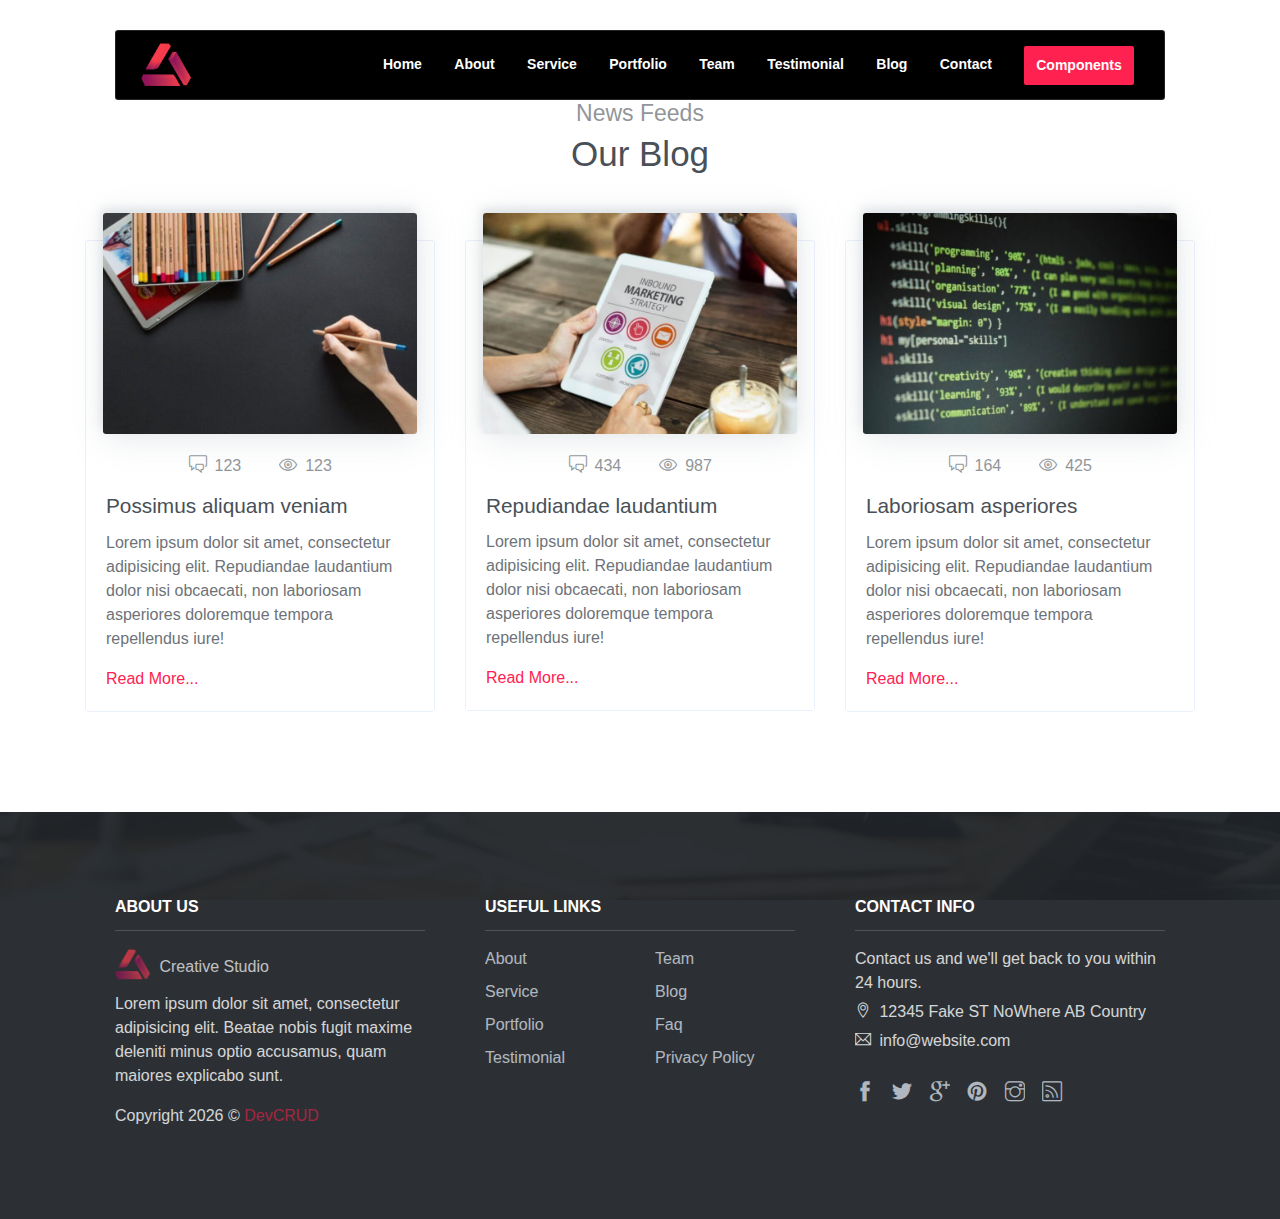
<file: public_html/blog.html>
<!DOCTYPE html>
<html lang="en">
<head>
	<meta charset="utf-8">
    <meta name="viewport" content="width=device-width, initial-scale=1, shrink-to-fit=no">
    <meta name="description" content="Start your development with Creative Studio landing page.">
    <meta name="author" content="Devcrud">
    <title>Creative Studio | Free Bootstrap 4.3.x template</title>

    <!-- font icons -->
    <link rel="stylesheet" href="assets/vendors/themify-icons/css/themify-icons.css">

    <!-- Bootstrap + Creative Studio main styles -->
	<link rel="stylesheet" href="assets/css/creative-studio.css">

</head>
<body>
<!-- Page Navigation -->
<nav class="navbar custom-navbar navbar-expand-lg navbar-dark" data-spy="affix" data-offset-top="20">
    <div class="container">
        <a class="navbar-brand" href="#">
            <img src="assets/imgs/logo.png" alt="Download free bootstrap 4 landing page, free boootstrap 4 templates, Download free bootstrap 4.1 landing page, free boootstrap 4.1.1 templates, Creative studio Landing page">
        </a>
        <button class="navbar-toggler" type="button" data-toggle="collapse" data-target="#navbarSupportedContent" aria-controls="navbarSupportedContent" aria-expanded="false" aria-label="Toggle navigation">
            <span></span>
        </button>

        <div class="collapse navbar-collapse" id="navbarSupportedContent">
            <ul class="navbar-nav ml-auto">
                <li class="nav-item">
                    <a class="nav-link" href="#home">Home</a>
                </li>
                <li class="nav-item">
                    <a class="nav-link" href="#about">About</a>
                </li>
                <li class="nav-item">
                    <a class="nav-link" href="Services.html">Service</a>
                </li>
                <li class="nav-item">
                    <a class="nav-link" href="Portfolio.html">Portfolio</a>
                </li>
                <li class="nav-item">
                    <a class="nav-link" href="#team">Team</a>
                </li>
                <li class="nav-item">
                    <a class="nav-link" href="#testimonial">Testimonial</a>
                </li>
                <li class="nav-item">
                    <a class="nav-link" href="Blog.html">Blog</a>
                </li>
                <li class="nav-item">
                    <a class="nav-link" href="Contact.html">Contact</a>
                </li>
                <li class="nav-item">
                    <a class="nav-link btn btn-primary btn-sm ml-lg-3" href="components.html">Components</a>
                </li>
            </ul>
        </div>
    </div>
</nav>
<!-- End Of Page Navigation -->

<!-- Blog Section -->
<section id="blog">
    <div class="container">
        <h6 class="section-subtitle text-center">News Feeds</h6>
        <h6 class="section-title mb-6 text-center">Our Blog</h6>

        <div class="row">
            <div class="col-md-4">
                <div class="card blog-post my-4 my-sm-5 my-md-0">
                    <img src="assets/imgs/blog-1.jpg" alt="Download free bootstrap 4 landing page, free boootstrap 4 templates, Download free bootstrap 4.1 landing page, free boootstrap 4.1.1 templates, Creative studio Landing page">
                    <div class="card-body">
                        <div class="details mb-3">
                            <a href="javascript:void(0)"><i class="ti-comments"></i> 123</a>
                            <a href="javascript:void(0)"><i class="ti-eye"></i> 123</a>
                        </div>
                        <h5 class="card-title">Possimus aliquam veniam</h5>
                        <p>Lorem ipsum dolor sit amet, consectetur adipisicing elit. Repudiandae laudantium dolor nisi obcaecati, non laboriosam asperiores doloremque tempora repellendus iure!</p>
                        <a href="javascript:void(0)" class="d-block mt-3">Read More...</a>
                    </div>
                </div>
            </div>
            <div class="col-md-4">
                <div class="card blog-post my-4 my-sm-5 my-md-0">
                    <img src="assets/imgs/blog-2.jpg" alt="Download free bootstrap 4 landing page, free boootstrap 4 templates, Download free bootstrap 4.1 landing page, free boootstrap 4.1.1 templates, Creative studio Landing page">
                    <div class="card-body">
                        <div class="details mb-3">
                            <a href="javascript:void(0)"><i class="ti-comments"></i> 434</a>
                            <a href="javascript:void(0)"><i class="ti-eye"></i> 987</a>
                        </div>
                        <h5 class="card-title">Repudiandae laudantium</h5>
                        <p>Lorem ipsum dolor sit amet, consectetur adipisicing elit. Repudiandae laudantium dolor nisi obcaecati, non laboriosam asperiores doloremque tempora repellendus iure!</p>
                        <a href="javascript:void(0)" class="d-block mt-3">Read More...</a>
                    </div>
                </div>
            </div>
            <div class="col-md-4">
                <div class="card blog-post my-4 my-sm-5 my-md-0">
                    <img src="assets/imgs/blog-3.jpg" alt="Download free bootstrap 4 landing page, free boootstrap 4 templates, Download free bootstrap 4.1 landing page, free boootstrap 4.1.1 templates, Creative studio Landing page">
                    <div class="card-body">
                        <div class="details mb-3">
                            <a href="javascript:void(0)"><i class="ti-comments"></i> 164</a>
                            <a href="javascript:void(0)"><i class="ti-eye"></i> 425</a>
                        </div>
                        <h5 class="card-title">Laboriosam asperiores</h5>
                        <p>Lorem ipsum dolor sit amet, consectetur adipisicing elit. Repudiandae laudantium dolor nisi obcaecati, non laboriosam asperiores doloremque tempora repellendus iure!</p>
                        <a href="javascript:void(0)" class="d-block mt-3">Read More...</a>
                    </div>
                </div>
            </div>
        </div>
    </div>
</section>
<!-- End of Blog Section -->


    <!-- FOOTER -->

<section class="has-bg-img py-0">
    <div class="container">
        <div class="footer">
            <div class="footer-lists">
                <ul class="list">
                    <li class="list-head">
                        <h6 class="font-weight-bold">ABOUT US</h6>
                    </li>
                    <li class="list-body">
                        <a href="#" class="logo">
                            <img src="assets/imgs/logo.png" alt="Download free bootstrap 4 landing page, free boootstrap 4 templates, Download free bootstrap 4.1 landing page, free boootstrap 4.1.1 templates, Creative studio Landing page">
                            <h6>Creative Studio</h6>
                        </a>
                        <p>Lorem ipsum dolor sit amet, consectetur adipisicing elit. Beatae nobis fugit maxime deleniti minus optio accusamus, quam maiores explicabo sunt.</p> 
                        <p class="mt-3">
                            Copyright <script>document.write(new Date().getFullYear())</script> &copy; <a class="d-inline text-primary" href="http://www.devcrud.com">DevCRUD</a>
                        </p>                   
                    </li>
                </ul>
                <ul class="list">
                    <li class="list-head">
                        <h6 class="font-weight-bold">USEFUL LINKS</h6>
                    </li>
                    <li class="list-body">
                        <div class="row">
                            <div class="col">
                                <a href="#about">About</a>
                                <a href="#service">Service</a>
                                <a href="#portfolio">Portfolio</a>
                                <a href="#testmonail">Testimonial</a>
                            </div>
                            <div class="col">
                                <a href="#team">Team</a>
                                <a href="#blog">Blog</a>
                                <a href="#">Faq</a>
                                <a href="#">Privacy Policy</a>                  
                            </div>
                        </div>
                    </li>
                </ul>
                <ul class="list">
                    <li class="list-head">
                        <h6 class="font-weight-bold">CONTACT INFO</h6>
                    </li>
                    <li class="list-body">
                        <p>Contact us and we'll get back to you within 24 hours.</p>
                        <p><i class="ti-location-pin"></i> 12345 Fake ST NoWhere AB Country</p>
                        <p><i class="ti-email"></i>  info@website.com</p>
                        <div class="social-links">
                            <a href="javascript:void(0)" class="link"><i class="ti-facebook"></i></a>
                            <a href="javascript:void(0)" class="link"><i class="ti-twitter-alt"></i></a>
                            <a href="javascript:void(0)" class="link"><i class="ti-google"></i></a>
                            <a href="javascript:void(0)" class="link"><i class="ti-pinterest-alt"></i></a>
                            <a href="javascript:void(0)" class="link"><i class="ti-instagram"></i></a>
                            <a href="javascript:void(0)" class="link"><i class="ti-rss"></i></a>
                        </div>
                    </li>
                </ul>
            </div>
        </div>    
    </div>
</section>
</body>

</html>
</file>
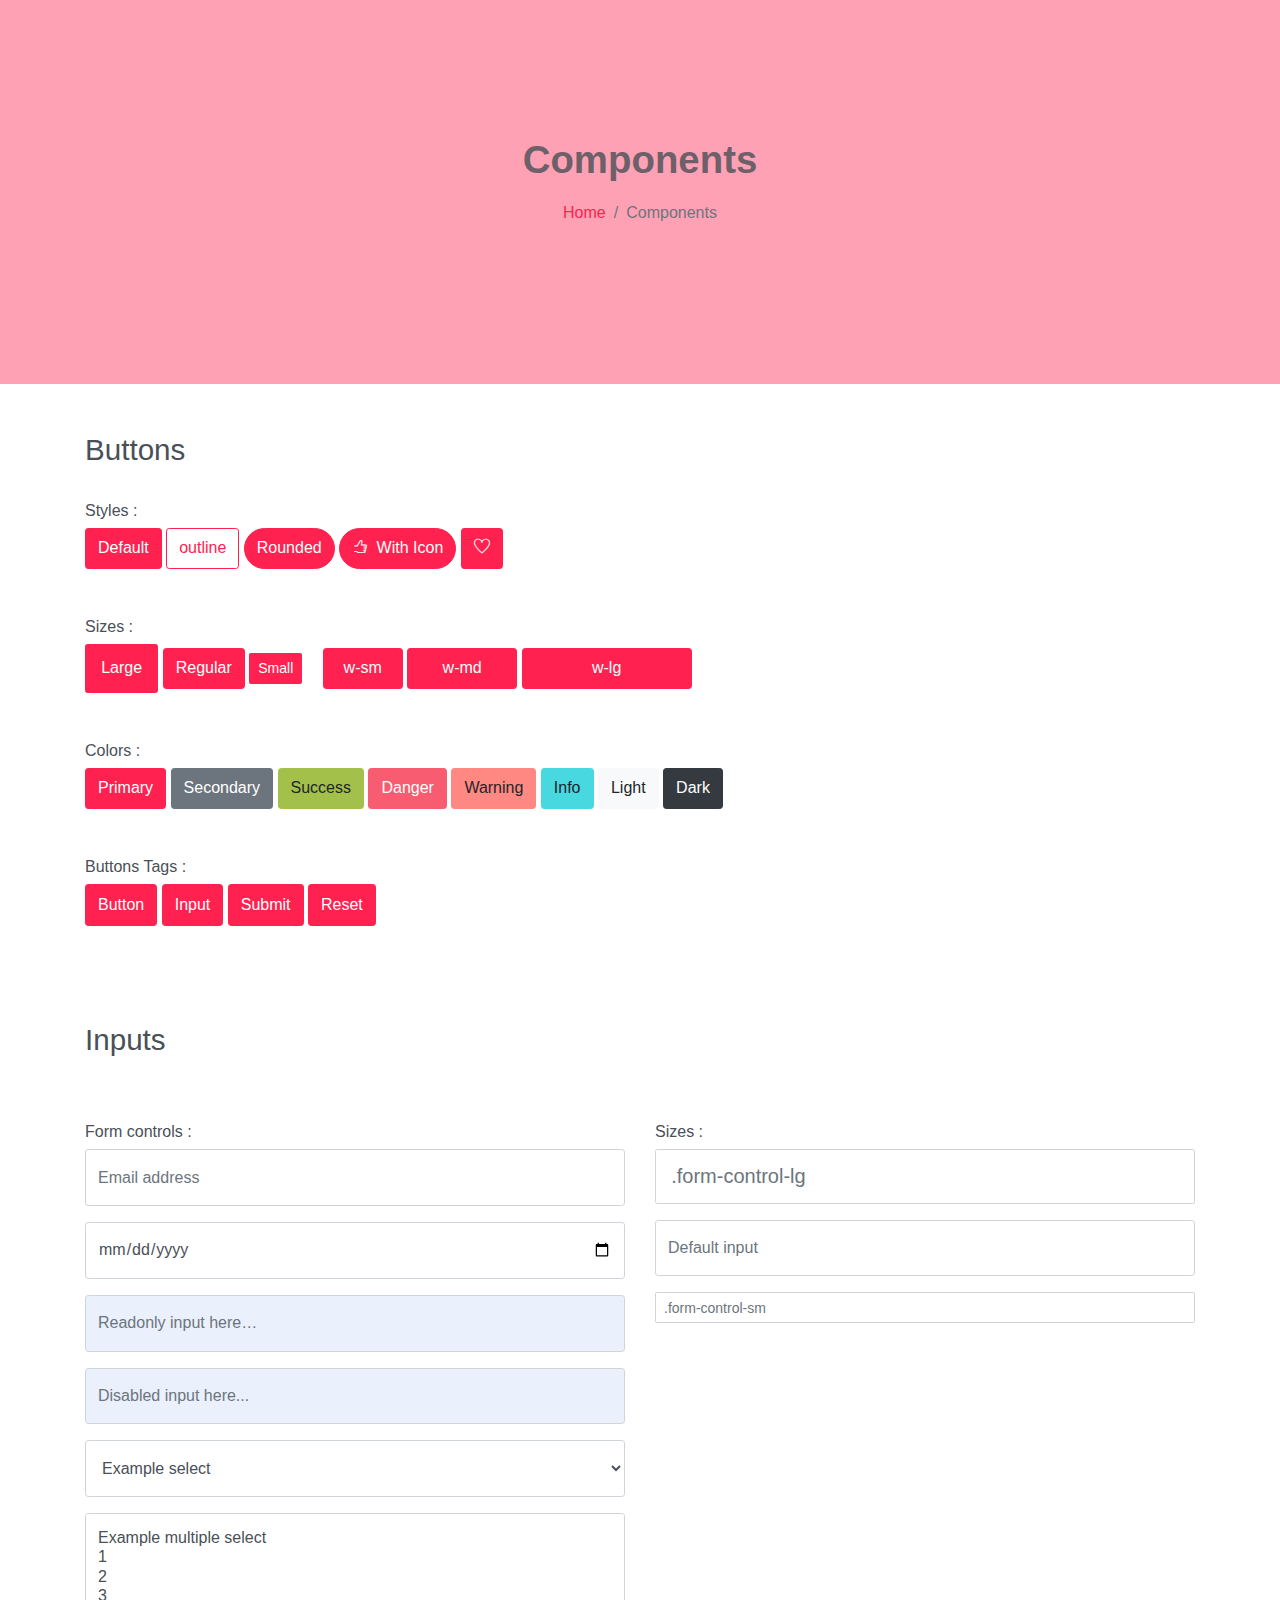
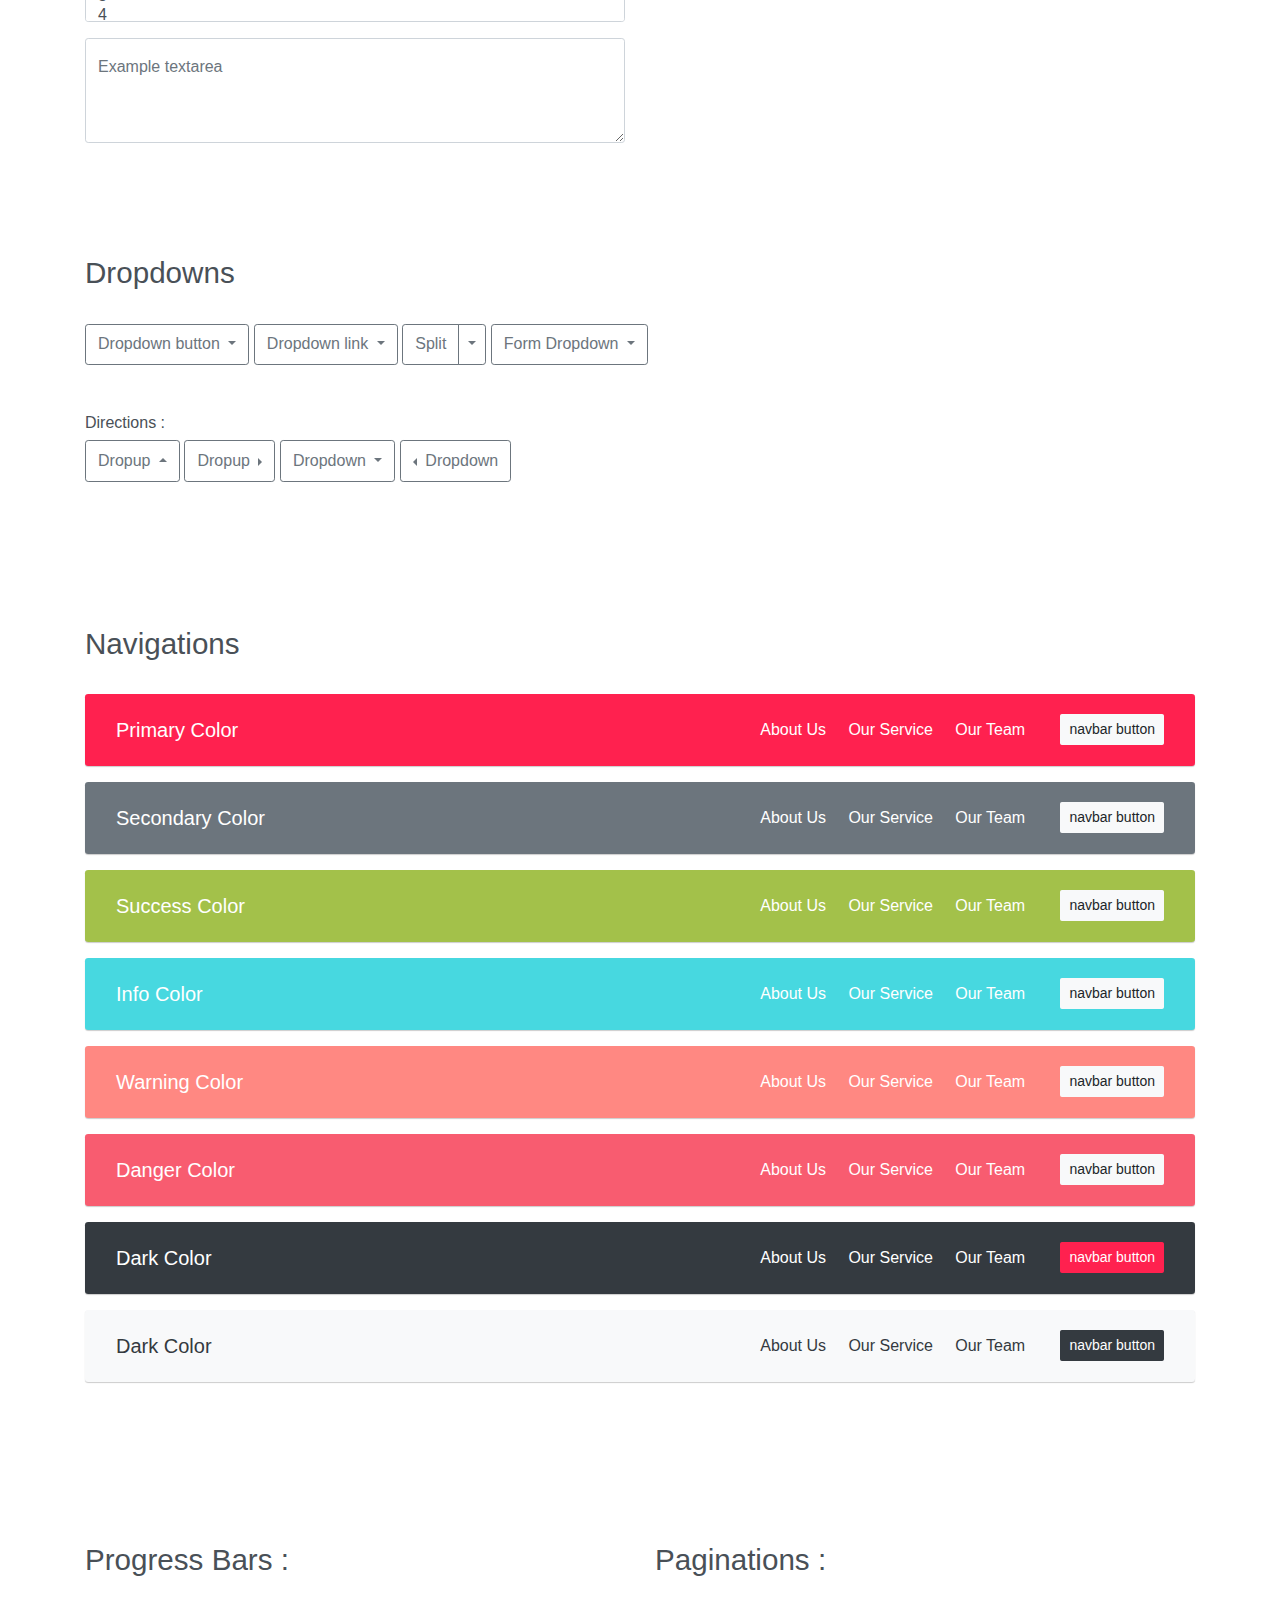
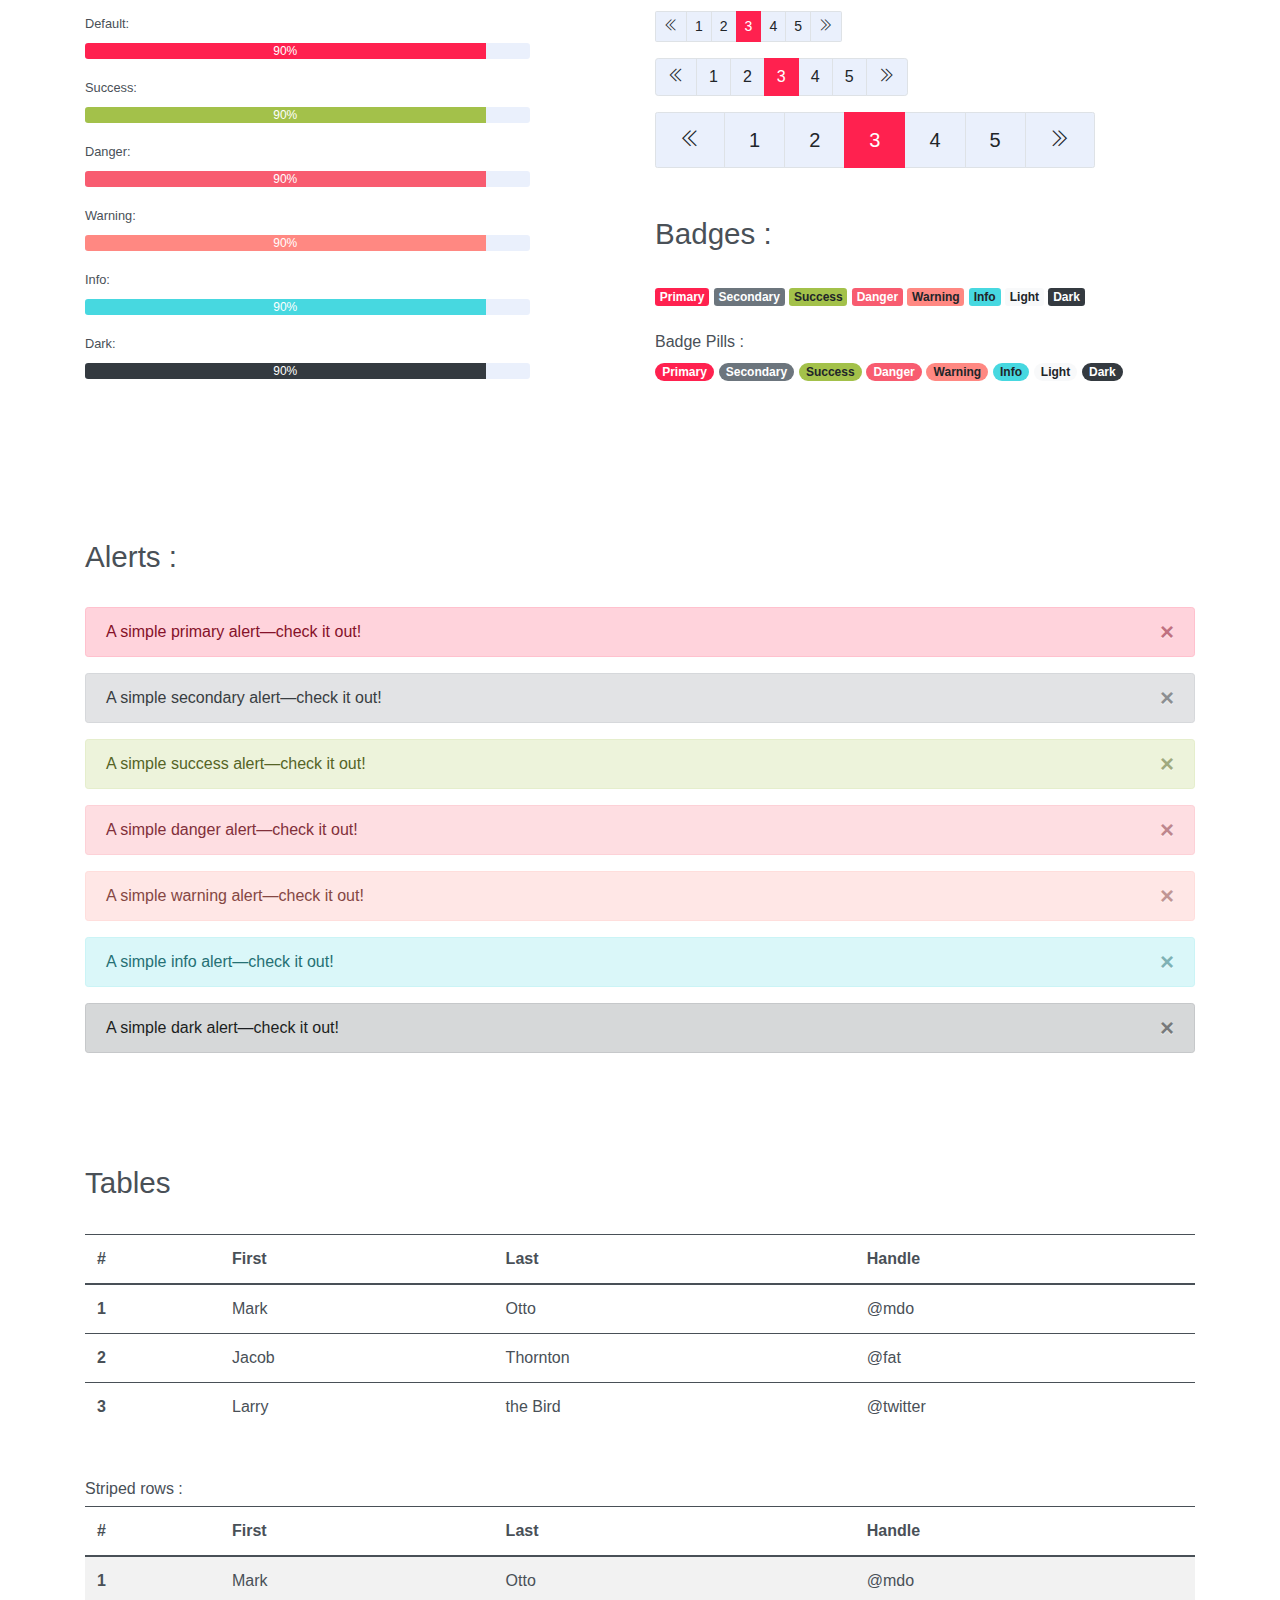
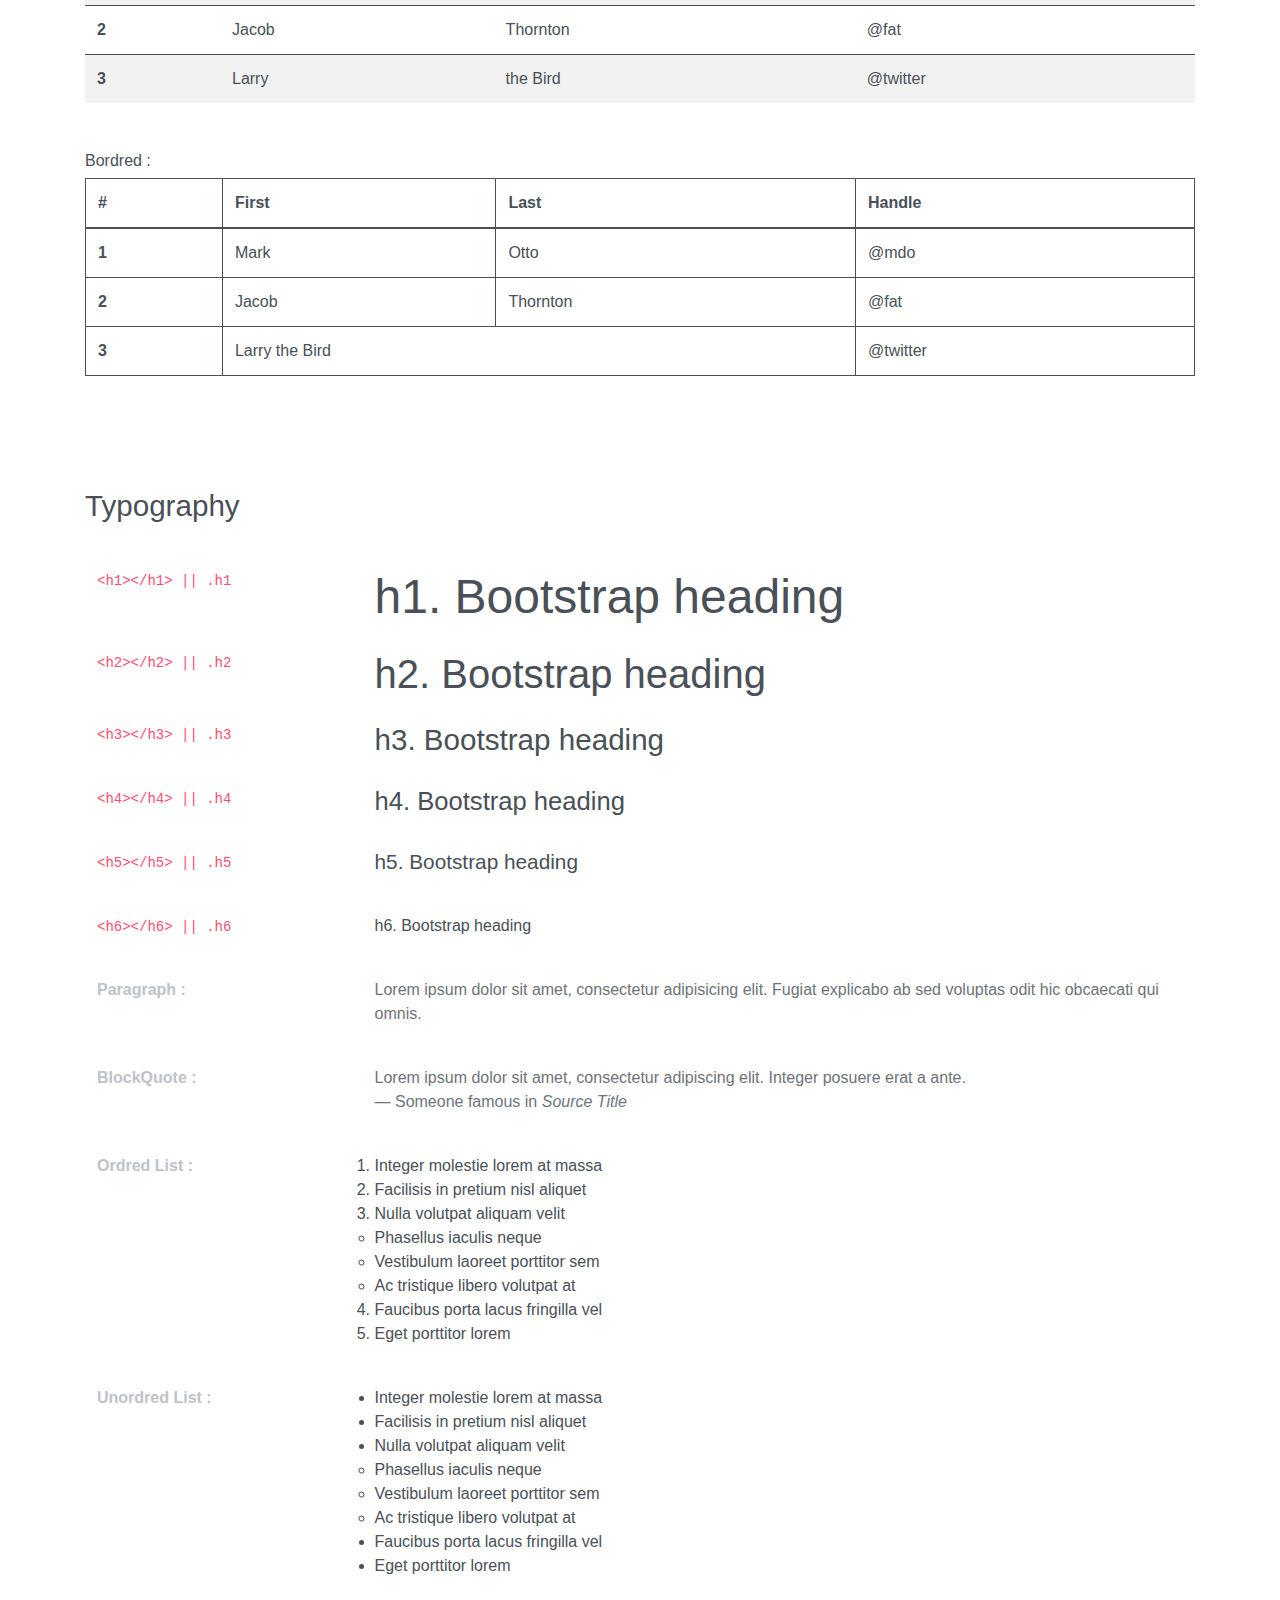
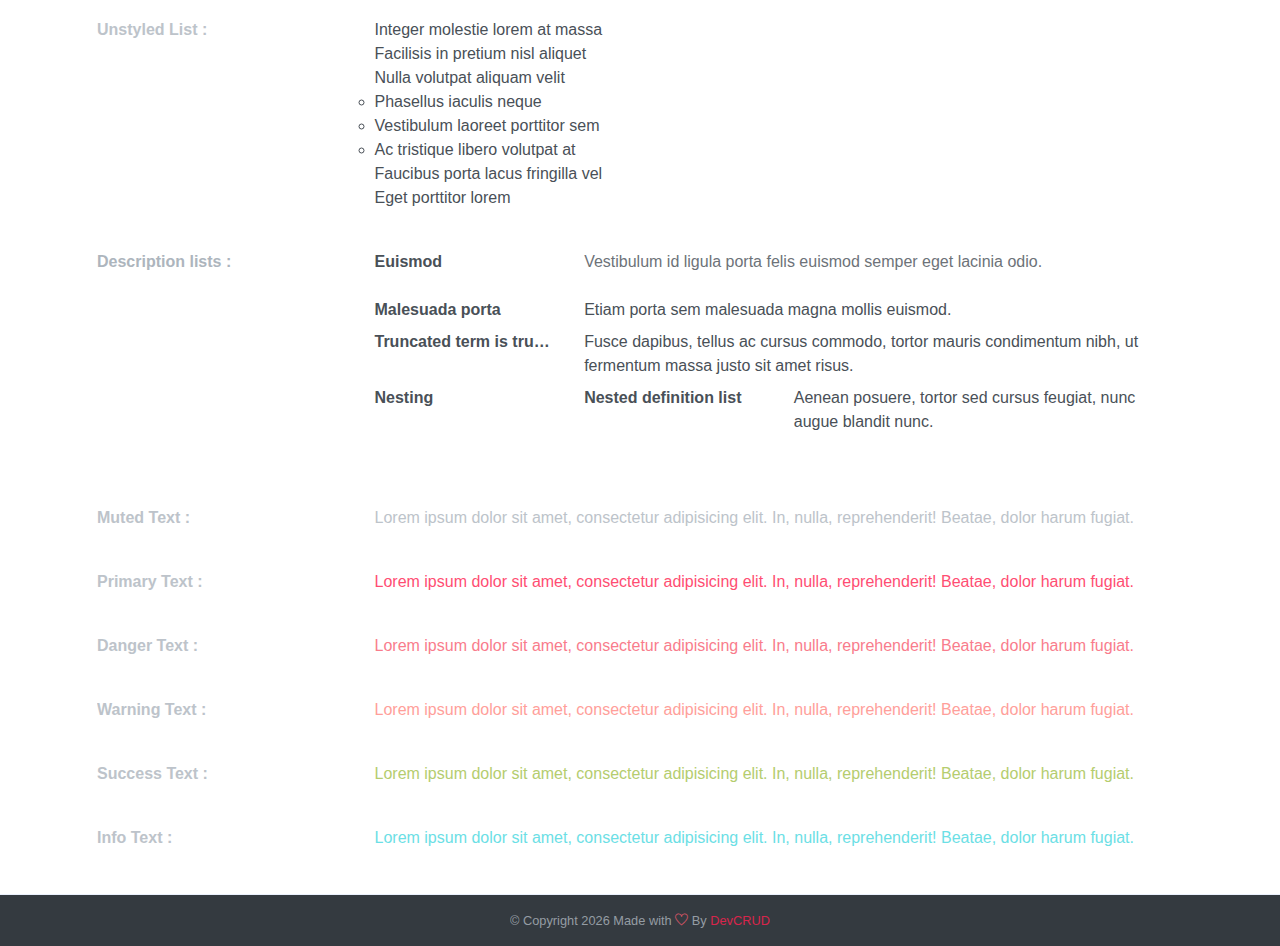
<file: public_html/components.html>
<!DOCTYPE html>
<html lang="en">

<head>
   <meta charset="utf-8">
   <meta name="viewport" content="width=device-width, initial-scale=1, shrink-to-fit=no">
   <meta name="description" content="Start your development with Creative Studio landing page.">
   <meta name="author" content="Devcrud">
   <title>Creative Studio | Components</title>

   <!-- font icons -->
   <link rel="stylesheet" href="assets/vendors/themify-icons/css/themify-icons.css">

   <!-- Bootstrap + Creative Studio main styles -->
   <link rel="stylesheet" href="assets/css/creative-studio.css">
</head>

<body class="dark-theme">

   <!-- Page Header -->
   <header class="header header-mini">
      <div class="header-title">Components</div>
      <nav aria-label="breadcrumb">
         <ol class="breadcrumb">
            <li class="breadcrumb-item"><a href="index.html">Home</a></li>
            <li class="breadcrumb-item active" aria-current="page">Components</li>
         </ol>
      </nav>
   </header> <!-- End Of Page Header -->

   <!-- main content -->
   <div class="container">

      <!-- Buttons -->
      <h3 class="mt-5">Buttons</h3>
      <hr>
      <h6 class="section-secondary-title">Styles :</h6>
      <button class="btn btn-primary">Default</button>
      <button class="btn btn-outline-primary">outline</button>
      <button class="btn btn-primary rounded">Rounded</button>
      <button class="btn btn-primary rounded"><i class="ti-thumb-up pr-1"></i> With Icon</button>
      <button class="btn btn-primary circle"><i class="ti-heart"></i></button>

      <h6 class="section-secondary-title mt-5">Sizes :</h6>
      <button class="btn btn-primary btn-lg">Large</button>
      <button class="btn btn-primary ">Regular</button>
      <button class="btn btn-primary btn-sm">Small</button>
      <button class="btn btn-primary w-sm ml-3">w-sm</button>
      <button class="btn btn-primary w-md">w-md</button>
      <button class="btn btn-primary w-lg">w-lg</button>

      <h6 class="section-secondary-title mt-5">Colors :</h6>
      <button type="button" class="btn btn-primary">Primary</button>
      <button type="button" class="btn btn-secondary">Secondary</button>
      <button type="button" class="btn btn-success">Success</button>
      <button type="button" class="btn btn-danger">Danger</button>
      <button type="button" class="btn btn-warning">Warning</button>
      <button type="button" class="btn btn-info">Info</button>
      <button type="button" class="btn btn-light">Light</button>
      <button type="button" class="btn btn-dark">Dark</button>

      <h6 class="section-secondary-title mt-5">Buttons Tags :</h6>
      <button class="btn btn-primary" type="submit">Button</button>
      <input class="btn btn-primary" type="button" value="Input">
      <input class="btn btn-primary" type="submit" value="Submit">
      <input class="btn btn-primary" type="reset" value="Reset">

      <!-- devider -->
      <div class="py-5"></div>

      <!-- Inputs -->
      <h3>Inputs</h3>
      <hr>
      <div class="row mt-5">
         <div class="col-md-6">
            <h6 class="section-secondary-title">Form controls :</h6>
            <div class="form-group">
               <input type="email" class="form-control" id="exampleFormControlInput1" placeholder="Email address">
            </div>
            <div class="form-group">
               <input type="date" class="form-control" id="exampleFormControlInput1" placeholder="Date">
            </div>
            <div class="form-group">
               <input class="form-control" type="text" placeholder="Readonly input here…" readonly>
            </div>
            <div class="form-group">
               <input class="form-control" id="disabledInput" type="text" placeholder="Disabled input here..." disabled>
            </div>
            <div class="form-group">
               <select class="form-control" id="exampleFormControlSelect1">
                  <option>Example select</option>
                  <option>1</option>
                  <option>2</option>
                  <option>3</option>
                  <option>4</option>
                  <option>5</option>
               </select>
            </div>
            <div class="form-group">
               <select multiple class="form-control" id="exampleFormControlSelect2">
                  <option>Example multiple select</option>
                  <option>1</option>
                  <option>2</option>
                  <option>3</option>
                  <option>4</option>
                  <option>5</option>
               </select>
            </div>
            <div class="form-group">
               <textarea class="form-control" id="exampleFormControlTextarea1" rows="3"
                  placeholder="Example textarea"></textarea>
            </div>
         </div>
         <div class="col-md-6">
            <h6 class="section-secondary-title">Sizes :</h6>
            <div class="form-group">
               <input class="form-control form-control-lg" type="text" placeholder=".form-control-lg">
            </div>
            <div class="form-group">
               <input class="form-control" type="text" placeholder="Default input">
            </div>
            <div class="form-group">
               <input class="form-control form-control-sm" type="text" placeholder=".form-control-sm">
            </div>
         </div>
      </div> <!-- end of inputs -->

      <!-- devider -->
      <div class="py-5"></div>

      <!-- Dropdowns -->
      <h3 class="components-section-title font-weight-normal">Dropdowns</h3>
      <hr>
      <div class="dropdown d-inline-block">
         <button class="btn btn-outline-secondary dropdown-toggle" type="button" id="dropdownMenuButton"
            data-toggle="dropdown" aria-haspopup="true" aria-expanded="false">
            Dropdown button
         </button>
         <div class="dropdown-menu" aria-labelledby="dropdownMenuButton">
            <a class="dropdown-item" href="#">Action</a>
            <a class="dropdown-item" href="#">Another action</a>
            <a class="dropdown-item" href="#">Something else here</a>
         </div>
      </div>
      <div class="dropdown d-inline-block">
         <a class="btn btn-outline-secondary dropdown-toggle" href="#" role="button" id="dropdownMenuLink"
            data-toggle="dropdown" aria-haspopup="true" aria-expanded="false">
            Dropdown link
         </a>
         <div class="dropdown-menu" aria-labelledby="dropdownMenuLink">
            <a class="dropdown-item" href="#">Action</a>
            <a class="dropdown-item" href="#">Another action</a>
            <a class="dropdown-item" href="#">Something else here</a>
         </div>
      </div>
      <div class="btn-group">
         <button type="button" class="btn btn-outline-secondary">Split</button>
         <button type="button" class="btn btn-outline-secondary dropdown-toggle dropdown-toggle-split"
            data-toggle="dropdown" aria-haspopup="true" aria-expanded="false">
            <span class="sr-only">Toggle Dropdown</span>
         </button>
         <div class="dropdown-menu">
            <a class="dropdown-item" href="#">Action</a>
            <a class="dropdown-item" href="#">Another action</a>
            <a class="dropdown-item" href="#">Something else here</a>
            <div class="dropdown-divider"></div>
            <a class="dropdown-item" href="#">Separated link</a>
         </div>
      </div>
      <div class="btn-group">
         <button class="btn btn-outline-secondary dropdown-toggle" type="button" id="dropdownMenuButton"
            data-toggle="dropdown" aria-haspopup="true" aria-expanded="false">
            Form Dropdown
         </button>
         <div class="dropdown-menu form">
            <form class="px-4 py-3">
               <div class="form-group">
                  <input type="email" class="form-control" id="exampleDropdownFormEmail1"
                     placeholder="email@example.com">
               </div>
               <div class="form-group">
                  <input type="password" class="form-control" id="exampleDropdownFormPassword1" placeholder="Password">
               </div>
               <div class="form-check mb-3">
                  <input type="checkbox" class="form-check-input" id="dropdownCheck">
                  <label class="form-check-label" for="dropdownCheck">
                     Remember me
                  </label>
               </div>
               <button type="submit" class="btn btn-primary btn-block">Sign in</button>
            </form>
            <div class="dropdown-divider"></div>
            <a class="dropdown-item" href="#"><small>New around here? Sign up</small></a>
            <a class="dropdown-item" href="#"><small>Forgot password?</small></a>
         </div>
      </div>
      <h6 class="section-secondary-title mt-5">Directions :</h6>
      <div class="btn-group dropup">
         <button type="button" class="btn btn-outline-secondary dropdown-toggle" data-toggle="dropdown"
            aria-haspopup="true" aria-expanded="false">
            Dropup
         </button>
         <div class="dropdown-menu">
            <a class="dropdown-item" href="#">Action</a>
            <a class="dropdown-item" href="#">Another action</a>
            <a class="dropdown-item" href="#">Something else here</a>
            <div class="dropdown-divider"></div>
            <a class="dropdown-item" href="#">Separated link</a>
         </div>
      </div>
      <div class="btn-group dropright">
         <button type="button" class="btn btn-outline-secondary dropdown-toggle" data-toggle="dropdown"
            aria-haspopup="true" aria-expanded="false">
            Dropup
         </button>
         <div class="dropdown-menu">
            <a class="dropdown-item" href="#">Action</a>
            <a class="dropdown-item" href="#">Another action</a>
            <a class="dropdown-item" href="#">Something else here</a>
            <div class="dropdown-divider"></div>
            <a class="dropdown-item" href="#">Separated link</a>
         </div>
      </div>
      <div class="btn-group">
         <button type="button" class="btn btn-outline-secondary dropdown-toggle" data-toggle="dropdown"
            aria-haspopup="true" aria-expanded="false">
            Dropdown
         </button>
         <div class="dropdown-menu">
            <a class="dropdown-item" href="#">Action</a>
            <a class="dropdown-item" href="#">Another action</a>
            <a class="dropdown-item" href="#">Something else here</a>
            <div class="dropdown-divider"></div>
            <a class="dropdown-item" href="#">Separated link</a>
         </div>
      </div>
      <div class="btn-group dropleft">
         <button type="button" class="btn btn-outline-secondary dropdown-toggle" data-toggle="dropdown"
            aria-haspopup="true" aria-expanded="false">
            Dropdown
         </button>
         <div class="dropdown-menu">
            <a class="dropdown-item" href="#">Action</a>
            <a class="dropdown-item" href="#">Another action</a>
            <a class="dropdown-item" href="#">Something else here</a>
            <div class="dropdown-divider"></div>
            <a class="dropdown-item" href="#">Separated link</a>
         </div>
      </div> <!-- end of Dropdowns -->

      <!-- devider -->
      <div class="py-5"></div>

      <!-- navbars -->
      <h3 class="components-section-title font-weight-normal mt-5">Navigations</h3>
      <hr>
      <nav class="navbar navbar-expand-sm navbar-dark bg-primary rounded shadow mb-3">
         <div class="container">
            <a class="navbar-brand" href="#">Primary Color</a>
            <button class="navbar-toggler ml-auto" type="button" data-toggle="collapse"
               data-target="#navbarSupportedContent" aria-controls="navbarSupportedContent" aria-expanded="false"
               aria-label="Toggle navigation">
               <span class="navbar-toggler-icon"></span>
            </button>
            <div class="collapse navbar-collapse" id="navbarSupportedContent">
               <ul class="navbar-nav ml-auto">
                  <li class="nav-item">
                     <a class="nav-link" href="#about">About Us</a>
                  </li>
                  <li class="nav-item">
                     <a class="nav-link" href="#service">Our Service</a>
                  </li>
                  <li class="nav-item">
                     <a class="nav-link" href="#team">Our Team</a>
                  </li>
                  <li class="nav-item">
                     <a href="#book-table" class="ml-4 mt-1 btn btn-light btn-sm">navbar button</a>
                  </li>
               </ul>
            </div>
         </div>
      </nav>
      <nav class="navbar navbar-expand-sm navbar-dark bg-secondary rounded shadow mb-3">
         <div class="container">
            <a class="navbar-brand" href="#">Secondary Color</a>
            <button class="navbar-toggler ml-auto" type="button" data-toggle="collapse"
               data-target="#navbarSupportedContent" aria-controls="navbarSupportedContent" aria-expanded="false"
               aria-label="Toggle navigation">
               <span class="navbar-toggler-icon"></span>
            </button>
            <div class="collapse navbar-collapse" id="navbarSupportedContent">
               <ul class="navbar-nav ml-auto">
                  <li class="nav-item">
                     <a class="nav-link" href="#about">About Us</a>
                  </li>
                  <li class="nav-item">
                     <a class="nav-link" href="#service">Our Service</a>
                  </li>
                  <li class="nav-item">
                     <a class="nav-link" href="#team">Our Team</a>
                  </li>
                  <li class="nav-item">
                     <a href="#book-table" class="ml-4 mt-1 btn btn-light btn-sm">navbar button</a>
                  </li>
               </ul>
            </div>
         </div>
      </nav>
      <nav class="navbar navbar-expand-sm navbar-dark bg-success rounded shadow mb-3">
         <div class="container">
            <a class="navbar-brand" href="#">Success Color</a>
            <button class="navbar-toggler ml-auto" type="button" data-toggle="collapse"
               data-target="#navbarSupportedContent" aria-controls="navbarSupportedContent" aria-expanded="false"
               aria-label="Toggle navigation">
               <span class="navbar-toggler-icon"></span>
            </button>
            <div class="collapse navbar-collapse" id="navbarSupportedContent">
               <ul class="navbar-nav ml-auto">
                  <li class="nav-item">
                     <a class="nav-link" href="#about">About Us</a>
                  </li>
                  <li class="nav-item">
                     <a class="nav-link" href="#service">Our Service</a>
                  </li>
                  <li class="nav-item">
                     <a class="nav-link" href="#team">Our Team</a>
                  </li>
                  <li class="nav-item">
                     <a href="#book-table" class="ml-4 mt-1 btn btn-light btn-sm">navbar button</a>
                  </li>
               </ul>
            </div>
         </div>
      </nav>
      <nav class="navbar navbar-expand-sm navbar-dark bg-info rounded shadow mb-3">
         <div class="container">
            <a class="navbar-brand" href="#">Info Color</a>
            <button class="navbar-toggler ml-auto" type="button" data-toggle="collapse"
               data-target="#navbarSupportedContent" aria-controls="navbarSupportedContent" aria-expanded="false"
               aria-label="Toggle navigation">
               <span class="navbar-toggler-icon"></span>
            </button>
            <div class="collapse navbar-collapse" id="navbarSupportedContent">
               <ul class="navbar-nav ml-auto">
                  <li class="nav-item">
                     <a class="nav-link" href="#about">About Us</a>
                  </li>
                  <li class="nav-item">
                     <a class="nav-link" href="#service">Our Service</a>
                  </li>
                  <li class="nav-item">
                     <a class="nav-link" href="#team">Our Team</a>
                  </li>
                  <li class="nav-item">
                     <a href="#book-table" class="ml-4 mt-1 btn btn-light btn-sm">navbar button</a>
                  </li>
               </ul>
            </div>
         </div>
      </nav>
      <nav class="navbar navbar-expand-sm navbar-dark bg-warning rounded shadow mb-3">
         <div class="container">
            <a class="navbar-brand" href="#">Warning Color</a>
            <button class="navbar-toggler ml-auto" type="button" data-toggle="collapse"
               data-target="#navbarSupportedContent" aria-controls="navbarSupportedContent" aria-expanded="false"
               aria-label="Toggle navigation">
               <span class="navbar-toggler-icon"></span>
            </button>
            <div class="collapse navbar-collapse" id="navbarSupportedContent">
               <ul class="navbar-nav ml-auto">
                  <li class="nav-item">
                     <a class="nav-link" href="#about">About Us</a>
                  </li>
                  <li class="nav-item">
                     <a class="nav-link" href="#service">Our Service</a>
                  </li>
                  <li class="nav-item">
                     <a class="nav-link" href="#team">Our Team</a>
                  </li>
                  <li class="nav-item">
                     <a href="#book-table" class="ml-4 mt-1 btn btn-light btn-sm">navbar button</a>
                  </li>
               </ul>
            </div>
         </div>
      </nav>
      <nav class="navbar navbar-expand-sm navbar-dark bg-danger rounded shadow mb-3">
         <div class="container">
            <a class="navbar-brand" href="#">Danger Color</a>
            <button class="navbar-toggler ml-auto" type="button" data-toggle="collapse"
               data-target="#navbarSupportedContent" aria-controls="navbarSupportedContent" aria-expanded="false"
               aria-label="Toggle navigation">
               <span class="navbar-toggler-icon"></span>
            </button>
            <div class="collapse navbar-collapse" id="navbarSupportedContent">
               <ul class="navbar-nav ml-auto">
                  <li class="nav-item">
                     <a class="nav-link" href="#about">About Us</a>
                  </li>
                  <li class="nav-item">
                     <a class="nav-link" href="#service">Our Service</a>
                  </li>
                  <li class="nav-item">
                     <a class="nav-link" href="#team">Our Team</a>
                  </li>
                  <li class="nav-item">
                     <a href="#book-table" class="ml-4 mt-1 btn btn-light btn-sm">navbar button</a>
                  </li>
               </ul>
            </div>
         </div>
      </nav>
      <nav class="navbar navbar-expand-sm navbar-dark bg-dark rounded shadow mb-3">
         <div class="container">
            <a class="navbar-brand" href="#">Dark Color</a>
            <button class="navbar-toggler ml-auto" type="button" data-toggle="collapse"
               data-target="#navbarSupportedContent" aria-controls="navbarSupportedContent" aria-expanded="false"
               aria-label="Toggle navigation">
               <span class="navbar-toggler-icon"></span>
            </button>
            <div class="collapse navbar-collapse" id="navbarSupportedContent">
               <ul class="navbar-nav ml-auto">
                  <li class="nav-item">
                     <a class="nav-link" href="#about">About Us</a>
                  </li>
                  <li class="nav-item">
                     <a class="nav-link" href="#service">Our Service</a>
                  </li>
                  <li class="nav-item">
                     <a class="nav-link" href="#team">Our Team</a>
                  </li>
                  <li class="nav-item">
                     <a href="#book-table" class="ml-4 mt-1 btn btn-primary btn-sm">navbar button</a>
                  </li>
               </ul>
            </div>
         </div>
      </nav>
      <nav class="navbar navbar-expand-sm navbar-light bg-light rounded shadow mb-3">
         <div class="container">
            <a class="navbar-brand" href="#">Dark Color</a>
            <button class="navbar-toggler ml-auto" type="button" data-toggle="collapse"
               data-target="#navbarSupportedContent" aria-controls="navbarSupportedContent" aria-expanded="false"
               aria-label="Toggle navigation">
               <span class="navbar-toggler-icon"></span>
            </button>
            <div class="collapse navbar-collapse" id="navbarSupportedContent">
               <ul class="navbar-nav ml-auto">
                  <li class="nav-item">
                     <a class="nav-link" href="#about">About Us</a>
                  </li>
                  <li class="nav-item">
                     <a class="nav-link" href="#service">Our Service</a>
                  </li>
                  <li class="nav-item">
                     <a class="nav-link" href="#team">Our Team</a>
                  </li>
                  <li class="nav-item">
                     <a href="#book-table" class="ml-4 mt-1 btn btn-dark btn-sm">navbar button</a>
                  </li>
               </ul>
            </div>
         </div>
      </nav>
      <!-- End of navbars -->

      <!-- devider -->
      <div class="py-5"></div>

      <!-- progress bars -->
      <div class="row justify-content-between">
         <div class="col-md-5">
            <h3 class="components-section-title font-weight-normal mt-5">Progress Bars :</h3>
            <hr>
            <small>Default: </small>
            <div class="progress mt-2 mb-3">
               <div class="progress-bar" role="progressbar" style="width: 90%" aria-valuenow="25" aria-valuemin="0"
                  aria-valuemax="100"><span>90%</span></div>
            </div>
            <small>Success:</small>
            <div class="progress mt-2 mb-3">
               <div class="progress-bar bg-success" role="progressbar" style="width: 90%" aria-valuenow="25"
                  aria-valuemin="0" aria-valuemax="100"><span>90%</span></div>
            </div>
            <small>Danger:</small>
            <div class="progress mt-2 mb-3">
               <div class="progress-bar bg-danger" role="progressbar" style="width: 90%" aria-valuenow="25"
                  aria-valuemin="0" aria-valuemax="100"><span>90%</span></div>
            </div>
            <small>Warning:</small>
            <div class="progress mt-2 mb-3">
               <div class="progress-bar bg-warning" role="progressbar" style="width: 90%" aria-valuenow="25"
                  aria-valuemin="0" aria-valuemax="100"><span>90%</span></div>
            </div>
            <small>Info:</small>
            <div class="progress mt-2 mb-3">
               <div class="progress-bar bg-info" role="progressbar" style="width: 90%" aria-valuenow="25"
                  aria-valuemin="0" aria-valuemax="100"><span>90%</span></div>
            </div>
            <small>Dark:</small>
            <div class="progress mt-2 mb-3">
               <div class="progress-bar bg-dark" role="progressbar" style="width: 90%" aria-valuenow="25"
                  aria-valuemin="0" aria-valuemax="100"><span>90%</span></div>
            </div>
         </div>
         <div class="col-md-6">
            <h3 class="components-section-title font-weight-normal mt-5">Paginations :</h3>
            <hr>
            <nav aria-label="Page navigation example">
               <ul class="pagination pagination-sm">
                  <li class="page-item"><a class="page-link" href="#"><i class="ti-angle-double-left"></i></a></li>
                  <li class="page-item"><a class="page-link" href="#">1</a></li>
                  <li class="page-item"><a class="page-link" href="#">2</a></li>
                  <li class="page-item active"><a class="page-link" href="#">3</a></li>
                  <li class="page-item"><a class="page-link" href="#">4</a></li>
                  <li class="page-item"><a class="page-link" href="#">5</a></li>
                  <li class="page-item"><a class="page-link" href="#"><i class="ti-angle-double-right"></i></a></li>
               </ul>
            </nav>
            <nav aria-label="Page navigation example">
               <ul class="pagination">
                  <li class="page-item"><a class="page-link" href="#"><i class="ti-angle-double-left"></i></a></li>
                  <li class="page-item"><a class="page-link" href="#">1</a></li>
                  <li class="page-item"><a class="page-link" href="#">2</a></li>
                  <li class="page-item active"><a class="page-link" href="#">3</a></li>
                  <li class="page-item"><a class="page-link" href="#">4</a></li>
                  <li class="page-item"><a class="page-link" href="#">5</a></li>
                  <li class="page-item"><a class="page-link" href="#"><i class="ti-angle-double-right"></i></a></li>
               </ul>
            </nav>
            <nav aria-label="Page navigation example">
               <ul class="pagination pagination-lg">
                  <li class="page-item"><a class="page-link" href="#"><i class="ti-angle-double-left"></i></a></li>
                  <li class="page-item"><a class="page-link" href="#">1</a></li>
                  <li class="page-item"><a class="page-link" href="#">2</a></li>
                  <li class="page-item active"><a class="page-link" href="#">3</a></li>
                  <li class="page-item"><a class="page-link" href="#">4</a></li>
                  <li class="page-item"><a class="page-link" href="#">5</a></li>
                  <li class="page-item"><a class="page-link" href="#"><i class="ti-angle-double-right"></i></a></li>
               </ul>
            </nav>

            <!-- Badges -->
            <h3 class="components-section-title font-weight-normal mt-5">Badges :</h3>
            <hr>
            <span class="badge badge-primary">Primary</span>
            <span class="badge badge-secondary">Secondary</span>
            <span class="badge badge-success">Success</span>
            <span class="badge badge-danger">Danger</span>
            <span class="badge badge-warning">Warning</span>
            <span class="badge badge-info">Info</span>
            <span class="badge badge-light">Light</span>
            <span class="badge badge-dark">Dark</span>
            <h6 class="section-secondary-title mt-4 mb-2">Badge Pills :</h6>
            <span class="badge badge-pill badge-primary">Primary</span>
            <span class="badge badge-pill badge-secondary">Secondary</span>
            <span class="badge badge-pill badge-success">Success</span>
            <span class="badge badge-pill badge-danger">Danger</span>
            <span class="badge badge-pill badge-warning">Warning</span>
            <span class="badge badge-pill badge-info">Info</span>
            <span class="badge badge-pill badge-light">Light</span>
            <span class="badge badge-pill badge-dark">Dark</span>
         </div>
      </div> <!-- End of Progress bars -->

      <!-- devider -->
      <div class="py-5"></div>

      <!-- Alerts -->
      <h3 class="components-section-title font-weight-normal mt-5">Alerts :</h3>
      <hr>
      <div class="alert alert-primary alert-dismissible fade show" role="alert">
         A simple primary alert—check it out!
         <button type="button" class="close" data-dismiss="alert" aria-label="Close">
            <span aria-hidden="true">&times;</span>
         </button>
      </div>
      <div class="alert alert-secondary alert-dismissible fade show" role="alert">
         A simple secondary alert—check it out!
         <button type="button" class="close" data-dismiss="alert" aria-label="Close">
            <span aria-hidden="true">&times;</span>
         </button>
      </div>
      <div class="alert alert-success alert-dismissible fade show" role="alert">
         A simple success alert—check it out!
         <button type="button" class="close" data-dismiss="alert" aria-label="Close">
            <span aria-hidden="true">&times;</span>
         </button>
      </div>
      <div class="alert alert-danger alert-dismissible fade show" role="alert">
         A simple danger alert—check it out!
         <button type="button" class="close" data-dismiss="alert" aria-label="Close">
            <span aria-hidden="true">&times;</span>
         </button>
      </div>
      <div class="alert alert-warning alert-dismissible fade show" role="alert">
         A simple warning alert—check it out!
         <button type="button" class="close" data-dismiss="alert" aria-label="Close">
            <span aria-hidden="true">&times;</span>
         </button>
      </div>
      <div class="alert alert-info alert-dismissible fade show" role="alert">
         A simple info alert—check it out!
         <button type="button" class="close" data-dismiss="alert" aria-label="Close">
            <span aria-hidden="true">&times;</span>
         </button>
      </div>
      <div class="alert alert-dark alert-dismissible fade show" role="alert">
         A simple dark alert—check it out!
         <button type="button" class="close" data-dismiss="alert" aria-label="Close">
            <span aria-hidden="true">&times;</span>
         </button>
      </div>
      <!-- end of alerts -->

      <!-- devider -->
      <div class="py-5"></div>

      <!-- tables -->
      <h3 class="components-section-title">Tables</h3>
      <hr>
      <table class="table">
         <thead>
            <tr>
               <th scope="col">#</th>
               <th scope="col">First</th>
               <th scope="col">Last</th>
               <th scope="col">Handle</th>
            </tr>
         </thead>
         <tbody>
            <tr>
               <th scope="row">1</th>
               <td>Mark</td>
               <td>Otto</td>
               <td>@mdo</td>
            </tr>
            <tr>
               <th scope="row">2</th>
               <td>Jacob</td>
               <td>Thornton</td>
               <td>@fat</td>
            </tr>
            <tr>
               <th scope="row">3</th>
               <td>Larry</td>
               <td>the Bird</td>
               <td>@twitter</td>
            </tr>
         </tbody>
      </table>

      <h6 class="section-secondary-title mt-5">Striped rows :</h6>
      <table class="table table-striped">
         <thead>
            <tr>
               <th scope="col">#</th>
               <th scope="col">First</th>
               <th scope="col">Last</th>
               <th scope="col">Handle</th>
            </tr>
         </thead>
         <tbody>
            <tr>
               <th scope="row">1</th>
               <td>Mark</td>
               <td>Otto</td>
               <td>@mdo</td>
            </tr>
            <tr>
               <th scope="row">2</th>
               <td>Jacob</td>
               <td>Thornton</td>
               <td>@fat</td>
            </tr>
            <tr>
               <th scope="row">3</th>
               <td>Larry</td>
               <td>the Bird</td>
               <td>@twitter</td>
            </tr>
         </tbody>
      </table>

      <h6 class="section-secondary-title mt-5">Bordred :</h6>
      <table class="table table-bordered">
         <thead>
            <tr>
               <th scope="col">#</th>
               <th scope="col">First</th>
               <th scope="col">Last</th>
               <th scope="col">Handle</th>
            </tr>
         </thead>
         <tbody>
            <tr>
               <th scope="row">1</th>
               <td>Mark</td>
               <td>Otto</td>
               <td>@mdo</td>
            </tr>
            <tr>
               <th scope="row">2</th>
               <td>Jacob</td>
               <td>Thornton</td>
               <td>@fat</td>
            </tr>
            <tr>
               <th scope="row">3</th>
               <td colspan="2">Larry the Bird</td>
               <td>@twitter</td>
            </tr>
         </tbody>
      </table>
      <!-- end of tables -->

      <!-- devider -->
      <div class="py-5"></div>

      <!-- typography -->
      <h3 class="components-section-title">Typography</h3>
      <hr>

      <table class="table table-borderless v-align-center">
         <tbody>
            <tr>
               <td>
                  <p><code class="highlighter-rouge">&lt;h1&gt;&lt;/h1&gt; || .h1</code></p>
               </td>
               <td class="w-75"><span class="h1">h1. Bootstrap heading</span></td>
            </tr>
            <tr>
               <td>
                  <p><code class="highlighter-rouge">&lt;h2&gt;&lt;/h2&gt; || .h2</code></p>
               </td>
               <td><span class="h2">h2. Bootstrap heading</span></td>
            </tr>
            <tr>
               <td>
                  <p><code class="highlighter-rouge">&lt;h3&gt;&lt;/h3&gt; || .h3</code></p>
               </td>
               <td><span class="h3">h3. Bootstrap heading</span></td>
            </tr>
            <tr>
               <td>
                  <p><code class="highlighter-rouge">&lt;h4&gt;&lt;/h4&gt; || .h4</code></p>
               </td>
               <td><span class="h4">h4. Bootstrap heading</span></td>
            </tr>
            <tr>
               <td>
                  <p><code class="highlighter-rouge">&lt;h5&gt;&lt;/h5&gt; || .h5</code></p>
               </td>
               <td><span class="h5">h5. Bootstrap heading</span></td>
            </tr>
            <tr>
               <td>
                  <p><code class="highlighter-rouge">&lt;h6&gt;&lt;/h6&gt; || .h6</code></p>
               </td>
               <td><span class="h6">h6. Bootstrap heading</span></td>
            </tr>
            <tr>
               <td>
                  <p class="font-weight-bold text-muted">Paragraph :</p>
               </td>
               <td>
                  <p>Lorem ipsum dolor sit amet, consectetur adipisicing elit. Fugiat explicabo ab sed voluptas odit hic
                     obcaecati qui omnis.</p>
               </td>
            </tr>
            <tr>
               <td>
                  <p class="font-weight-bold text-muted">BlockQuote :</p>
               </td>
               <td>
                  <blockquote class="blockquote">
                     <p class="mb-0">Lorem ipsum dolor sit amet, consectetur adipiscing elit. Integer posuere erat a
                        ante.</p>
                     <footer class="blockquote-footer">Someone famous in <cite title="Source Title">Source Title</cite>
                     </footer>
                  </blockquote>
               </td>
            </tr>


            <tr>
               <td>
                  <p class="font-weight-bold text-muted">Ordred List :</p>
               </td>
               <td>
                  <ol>
                     <li>Integer molestie lorem at massa</li>
                     <li>Facilisis in pretium nisl aliquet</li>
                     <li>Nulla volutpat aliquam velit
                        <ul>
                           <li>Phasellus iaculis neque</li>
                           <li>Vestibulum laoreet porttitor sem</li>
                           <li>Ac tristique libero volutpat at</li>
                        </ul>
                     </li>
                     <li>Faucibus porta lacus fringilla vel</li>
                     <li>Eget porttitor lorem</li>
                  </ol>
               </td>
            </tr>
            <tr>
               <td>
                  <p class="font-weight-bold text-muted">Unordred List :</p>
               </td>
               <td>
                  <ul>
                     <li>Integer molestie lorem at massa</li>
                     <li>Facilisis in pretium nisl aliquet</li>
                     <li>Nulla volutpat aliquam velit
                        <ul>
                           <li>Phasellus iaculis neque</li>
                           <li>Vestibulum laoreet porttitor sem</li>
                           <li>Ac tristique libero volutpat at</li>
                        </ul>
                     </li>
                     <li>Faucibus porta lacus fringilla vel</li>
                     <li>Eget porttitor lorem</li>
                  </ul>
               </td>
            </tr>
            <tr>
               <td>
                  <p class="font-weight-bold text-muted">Unstyled List :</p>
               </td>
               <td>
                  <ul class="list-unstyled">
                     <li>Integer molestie lorem at massa</li>
                     <li>Facilisis in pretium nisl aliquet</li>
                     <li>Nulla volutpat aliquam velit
                        <ul>
                           <li>Phasellus iaculis neque</li>
                           <li>Vestibulum laoreet porttitor sem</li>
                           <li>Ac tristique libero volutpat at</li>
                        </ul>
                     </li>
                     <li>Faucibus porta lacus fringilla vel</li>
                     <li>Eget porttitor lorem</li>
                  </ul>
               </td>
            </tr>
            <tr>
               <td class="font-weight-bold text-muted">Description lists : </td>
               <td>
                  <dl class="row">
                     <dt class="col-sm-3">Euismod</dt>
                     <dd class="col-sm-9">
                        <p>Vestibulum id ligula porta felis euismod semper eget lacinia odio.</p>
                     </dd>

                     <dt class="col-sm-3">Malesuada porta</dt>
                     <dd class="col-sm-9">Etiam porta sem malesuada magna mollis euismod.</dd>

                     <dt class="col-sm-3 text-truncate">Truncated term is truncated</dt>
                     <dd class="col-sm-9">Fusce dapibus, tellus ac cursus commodo, tortor mauris condimentum nibh, ut
                        fermentum massa justo sit amet risus.</dd>

                     <dt class="col-sm-3">Nesting</dt>
                     <dd class="col-sm-9">
                        <dl class="row">
                           <dt class="col-sm-4">Nested definition list</dt>
                           <dd class="col-sm-8">Aenean posuere, tortor sed cursus feugiat, nunc augue blandit nunc.</dd>
                        </dl>
                     </dd>
                  </dl>
               </td>
            </tr>
            <tr>
               <td>
                  <p class="font-weight-bold text-muted">Muted Text :</p>
               </td>
               <td>
                  <p class="text-muted">Lorem ipsum dolor sit amet, consectetur adipisicing elit. In, nulla,
                     reprehenderit! Beatae, dolor harum fugiat.</p>
               </td>
            </tr>
            <tr>
               <td>
                  <p class="font-weight-bold text-muted">Primary Text :</p>
               </td>
               <td>
                  <p class="text-primary">Lorem ipsum dolor sit amet, consectetur adipisicing elit. In, nulla,
                     reprehenderit! Beatae, dolor harum fugiat.</p>
               </td>
            </tr>
            <tr>
               <td>
                  <p class="font-weight-bold text-muted">Danger Text :</p>
               </td>
               <td>
                  <p class="text-danger">Lorem ipsum dolor sit amet, consectetur adipisicing elit. In, nulla,
                     reprehenderit! Beatae, dolor harum fugiat.</p>
               </td>
            </tr>
            <tr>
               <td>
                  <p class="font-weight-bold text-muted">Warning Text :</p>
               </td>
               <td>
                  <p class="text-warning">Lorem ipsum dolor sit amet, consectetur adipisicing elit. In, nulla,
                     reprehenderit! Beatae, dolor harum fugiat.</p>
               </td>
            </tr>
            <tr>
               <td>
                  <p class="font-weight-bold text-muted">Success Text :</p>
               </td>
               <td>
                  <p class="text-success">Lorem ipsum dolor sit amet, consectetur adipisicing elit. In, nulla,
                     reprehenderit! Beatae, dolor harum fugiat.</p>
               </td>
            </tr>
            <tr>
               <td>
                  <p class="font-weight-bold text-muted">Info Text :</p>
               </td>
               <td>
                  <p class="text-info">Lorem ipsum dolor sit amet, consectetur adipisicing elit. In, nulla,
                     reprehenderit! Beatae, dolor harum fugiat.</p>
               </td>
            </tr>
         </tbody>
      </table>
   </div>
   <!-- end of typography -->

   <!-- Page Footer -->
   <div class="bg-dark text-light text-center border-top wow fadeIn">
      <p class="mb-0 py-3 text-muted small">&copy; Copyright
         <script>document.write(new Date().getFullYear())</script> Made with <i class="ti-heart text-danger"></i> By <a
            href="http://devcrud.com">DevCRUD</a>
      </p>
   </div>
   <!-- End of Page Footer -->

   <!-- core  -->
   <script src="assets/vendors/jquery/jquery-3.4.1.js"></script>
   <script src="assets/vendors/bootstrap/bootstrap.bundle.js"></script>

</body>

</html>
</file>
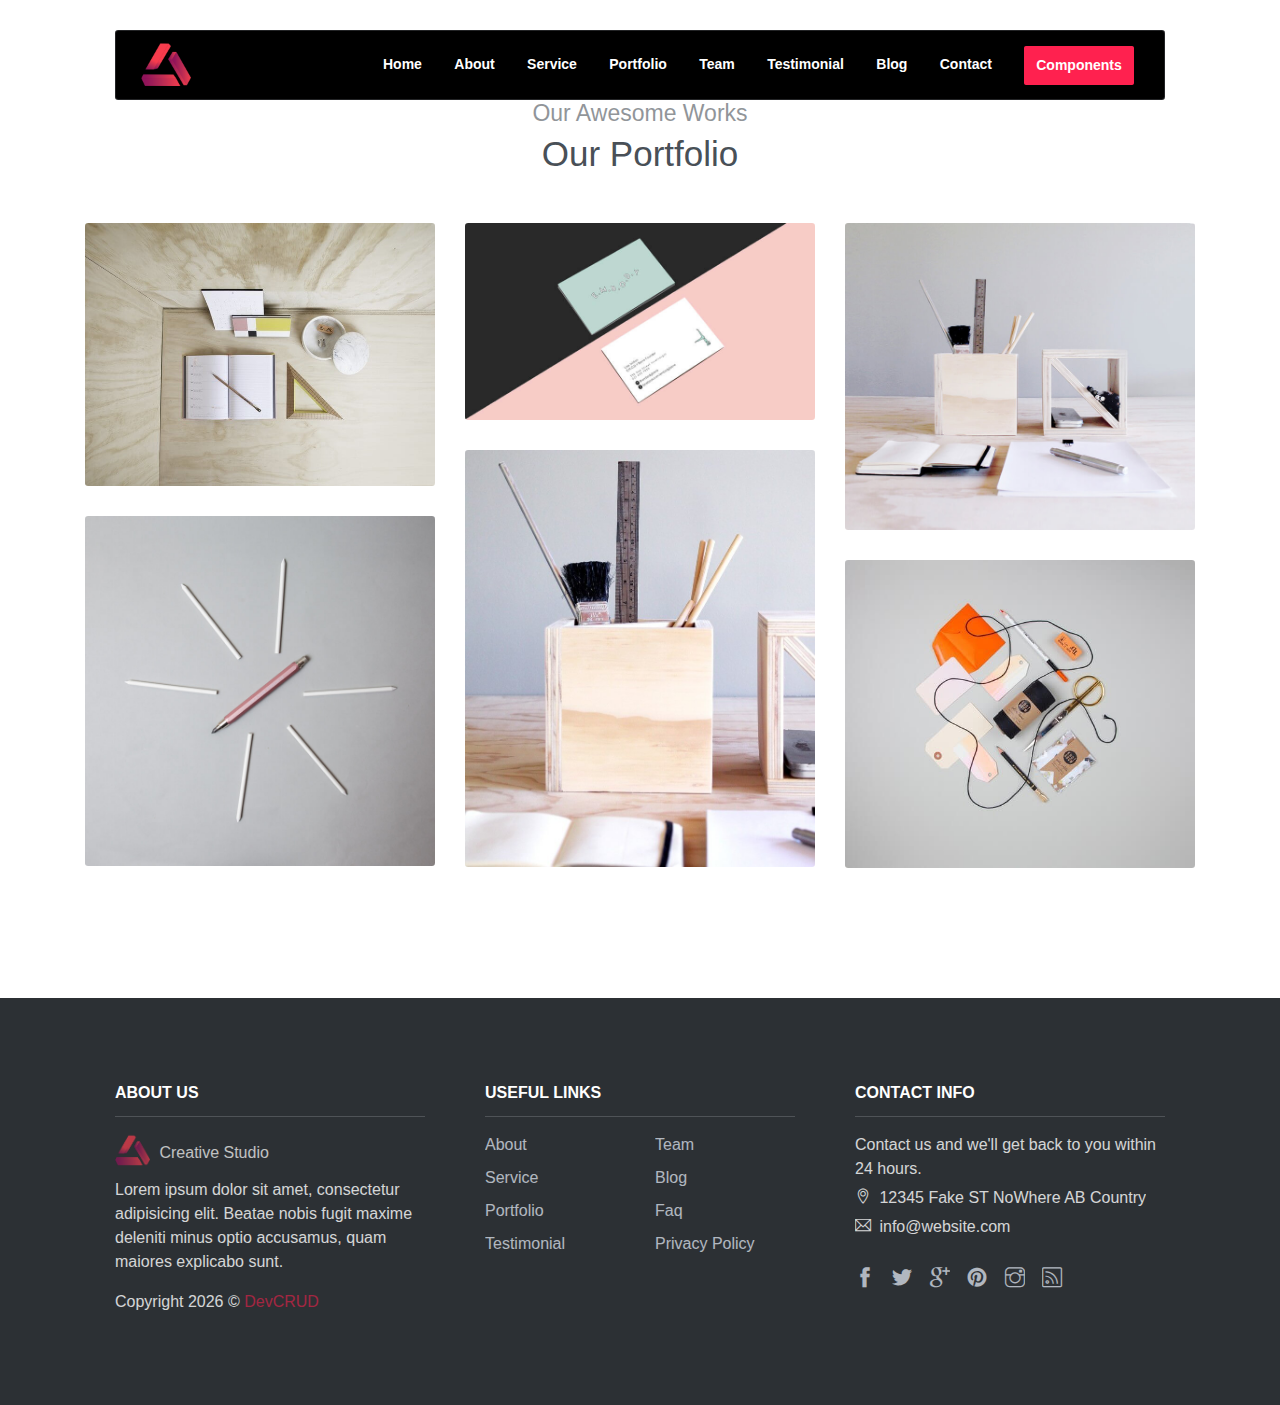
<file: public_html/Portfolio.html>
<!DOCTYPE html>
<html lang="en">
<head>
	<meta charset="utf-8">
    <meta name="viewport" content="width=device-width, initial-scale=1, shrink-to-fit=no">
    <meta name="description" content="Start your development with Creative Studio landing page.">
    <meta name="author" content="Devcrud">
    <title>Creative Studio | Free Bootstrap 4.3.x template</title>

    <!-- font icons -->
    <link rel="stylesheet" href="assets/vendors/themify-icons/css/themify-icons.css">

    <!-- Bootstrap + Creative Studio main styles -->
	<link rel="stylesheet" href="assets/css/creative-studio.css">

</head>
<body>
<!-- Page Navigation -->
<nav class="navbar custom-navbar navbar-expand-lg navbar-dark" data-spy="affix" data-offset-top="20">
    <div class="container">
        <a class="navbar-brand" href="#">
            <img src="assets/imgs/logo.png" alt="Download free bootstrap 4 landing page, free boootstrap 4 templates, Download free bootstrap 4.1 landing page, free boootstrap 4.1.1 templates, Creative studio Landing page">
        </a>
        <button class="navbar-toggler" type="button" data-toggle="collapse" data-target="#navbarSupportedContent" aria-controls="navbarSupportedContent" aria-expanded="false" aria-label="Toggle navigation">
            <span></span>
        </button>

        <div class="collapse navbar-collapse" id="navbarSupportedContent">
            <ul class="navbar-nav ml-auto">
                <li class="nav-item">
                    <a class="nav-link" href="#home">Home</a>
                </li>
                <li class="nav-item">
                    <a class="nav-link" href="#about">About</a>
                </li>
                <li class="nav-item">
                    <a class="nav-link" href="Services.html">Service</a>
                </li>
                <li class="nav-item">
                    <a class="nav-link" href="Portfolio.html">Portfolio</a>
                </li>
                <li class="nav-item">
                    <a class="nav-link" href="#team">Team</a>
                </li>
                <li class="nav-item">
                    <a class="nav-link" href="#testimonial">Testimonial</a>
                </li>
                <li class="nav-item">
                    <a class="nav-link" href="Blog.html">Blog</a>
                </li>
                <li class="nav-item">
                    <a class="nav-link" href="Contact.html">Contact</a>
                </li>
                <li class="nav-item">
                    <a class="nav-link btn btn-primary btn-sm ml-lg-3" href="components.html">Components</a>
                </li>
            </ul>
        </div>
    </div>
</nav>
<!-- End Of Page Navigation -->

<!-- Portfolio section -->
<section id="portfolio">
    <div class="container text-center">
        <h6 class="section-subtitle">Our Awesome Works</h6>
        <h6 class="section-title mb-5">Our Portfolio</h6>
        <div class="row">
            <div class="col-sm-4">
                <div class="img-wrapper">
                    <img src="assets/imgs/folio-1.jpg" alt="Download free bootstrap 4 landing page, free boootstrap 4 templates, Download free bootstrap 4.1 landing page, free boootstrap 4.1.1 templates, Creative studio Landing page">
                    <div class="overlay">
                        <div class="overlay-infos">
                            <h5>Project Title</h5>
                            <a href="javascript:void(0)"><i class="ti-zoom-in"></i></a>
                            <a href="javascript:void(0)"><i class="ti-link"></i></a>
                        </div>  
                    </div>
                </div>
                <div class="img-wrapper">
                    <img src="assets/imgs/folio-2.jpg" alt="Download free bootstrap 4 landing page, free boootstrap 4 templates, Download free bootstrap 4.1 landing page, free boootstrap 4.1.1 templates, Creative studio Landing page">
                    <div class="overlay">
                        <div class="overlay-infos">
                            <h5>Project Title</h5>
                            <a href="javascript:void(0)"><i class="ti-zoom-in"></i></a>
                            <a href="javascript:void(0)"><i class="ti-link"></i></a>
                        </div>                              
                    </div>
                </div>                  
            </div>
            <div class="col-sm-4">
                <div class="img-wrapper">
                    <img src="assets/imgs/folio-3.jpg" alt="Download free bootstrap 4 landing page, free boootstrap 4 templates, Download free bootstrap 4.1 landing page, free boootstrap 4.1.1 templates, Creative studio Landing page">
                    <div class="overlay">
                        <div class="overlay-infos">
                            <h5>Project Title</h5>
                            <a href="javascript:void(0)"><i class="ti-zoom-in"></i></a>
                            <a href="javascript:void(0)"><i class="ti-link"></i></a>
                        </div>  
                    </div>
                </div>
                <div class="img-wrapper">
                    <img src="assets/imgs/folio-4.jpg" alt="Download free bootstrap 4 landing page, free boootstrap 4 templates, Download free bootstrap 4.1 landing page, free boootstrap 4.1.1 templates, Creative studio Landing page">
                    <div class="overlay">
                        <div class="overlay-infos">
                            <h5>Project Title</h5>
                            <a href="javascript:void(0)"><i class="ti-zoom-in"></i></a>
                            <a href="javascript:void(0)"><i class="ti-link"></i></a>
                        </div>                              
                    </div>
                </div>                  
            </div>
            <div class="col-sm-4">
                <div class="img-wrapper">
                    <img src="assets/imgs/folio-5.jpg" alt="Download free bootstrap 4 landing page, free boootstrap 4 templates, Download free bootstrap 4.1 landing page, free boootstrap 4.1.1 templates, Creative studio Landing page">
                    <div class="overlay">
                        <div class="overlay-infos">
                            <h5>Project Title</h5>
                            <a href="javascript:void(0)"><i class="ti-zoom-in"></i></a>
                            <a href="javascript:void(0)"><i class="ti-link"></i></a>
                        </div>  
                    </div>
                </div>
                <div class="img-wrapper">
                    <img src="assets/imgs/folio-6.jpg" alt="Download free bootstrap 4 landing page, free boootstrap 4 templates, Download free bootstrap 4.1 landing page, free boootstrap 4.1.1 templates, Creative studio Landing page">
                    <div class="overlay">
                        <div class="overlay-infos">
                            <h5>Project Title</h5>
                            <a href="javascript:void(0)"><i class="ti-zoom-in"></i></a>
                            <a href="javascript:void(0)"><i class="ti-link"></i></a>
                        </div>                              
                    </div>
                </div>                  
            </div>
        </div>
    </div>
</section>
<!-- End of portfolio section -->

    <!-- FOOTER -->

<section class="has-bg-img py-0">
    <div class="container">
        <div class="footer">
            <div class="footer-lists">
                <ul class="list">
                    <li class="list-head">
                        <h6 class="font-weight-bold">ABOUT US</h6>
                    </li>
                    <li class="list-body">
                        <a href="#" class="logo">
                            <img src="assets/imgs/logo.png" alt="Download free bootstrap 4 landing page, free boootstrap 4 templates, Download free bootstrap 4.1 landing page, free boootstrap 4.1.1 templates, Creative studio Landing page">
                            <h6>Creative Studio</h6>
                        </a>
                        <p>Lorem ipsum dolor sit amet, consectetur adipisicing elit. Beatae nobis fugit maxime deleniti minus optio accusamus, quam maiores explicabo sunt.</p> 
                        <p class="mt-3">
                            Copyright <script>document.write(new Date().getFullYear())</script> &copy; <a class="d-inline text-primary" href="http://www.devcrud.com">DevCRUD</a>
                        </p>                   
                    </li>
                </ul>
                <ul class="list">
                    <li class="list-head">
                        <h6 class="font-weight-bold">USEFUL LINKS</h6>
                    </li>
                    <li class="list-body">
                        <div class="row">
                            <div class="col">
                                <a href="#about">About</a>
                                <a href="#service">Service</a>
                                <a href="#portfolio">Portfolio</a>
                                <a href="#testmonail">Testimonial</a>
                            </div>
                            <div class="col">
                                <a href="#team">Team</a>
                                <a href="#blog">Blog</a>
                                <a href="#">Faq</a>
                                <a href="#">Privacy Policy</a>                  
                            </div>
                        </div>
                    </li>
                </ul>
                <ul class="list">
                    <li class="list-head">
                        <h6 class="font-weight-bold">CONTACT INFO</h6>
                    </li>
                    <li class="list-body">
                        <p>Contact us and we'll get back to you within 24 hours.</p>
                        <p><i class="ti-location-pin"></i> 12345 Fake ST NoWhere AB Country</p>
                        <p><i class="ti-email"></i>  info@website.com</p>
                        <div class="social-links">
                            <a href="javascript:void(0)" class="link"><i class="ti-facebook"></i></a>
                            <a href="javascript:void(0)" class="link"><i class="ti-twitter-alt"></i></a>
                            <a href="javascript:void(0)" class="link"><i class="ti-google"></i></a>
                            <a href="javascript:void(0)" class="link"><i class="ti-pinterest-alt"></i></a>
                            <a href="javascript:void(0)" class="link"><i class="ti-instagram"></i></a>
                            <a href="javascript:void(0)" class="link"><i class="ti-rss"></i></a>
                        </div>
                    </li>
                </ul>
            </div>
        </div>    
    </div>
</section>

</body>

</html>
</file>
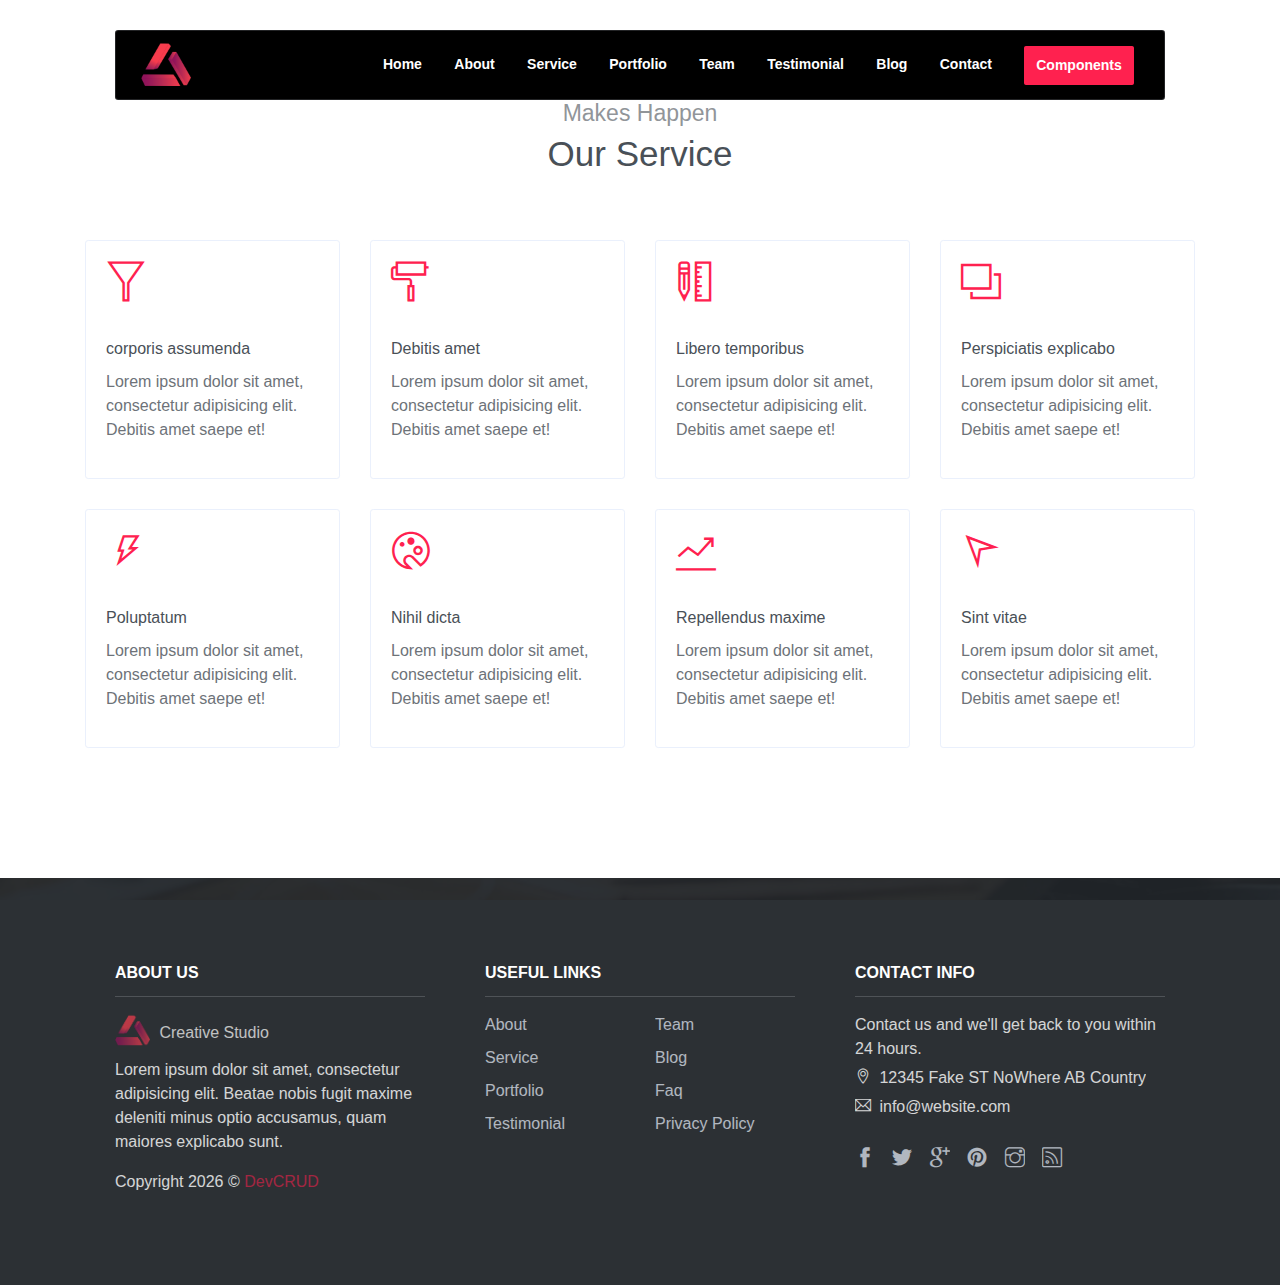
<file: public_html/service.html>
<!DOCTYPE html>
<html lang="en">
<head>
	<meta charset="utf-8">
    <meta name="viewport" content="width=device-width, initial-scale=1, shrink-to-fit=no">
    <meta name="description" content="Start your development with Creative Studio landing page.">
    <meta name="author" content="Devcrud">
    <title>Creative Studio | Free Bootstrap 4.3.x template</title>

    <!-- font icons -->
    <link rel="stylesheet" href="assets/vendors/themify-icons/css/themify-icons.css">

    <!-- Bootstrap + Creative Studio main styles -->
	<link rel="stylesheet" href="assets/css/creative-studio.css">

</head>

<body>
<!-- Page Navigation -->
<nav class="navbar custom-navbar navbar-expand-lg navbar-dark" data-spy="affix" data-offset-top="20">
    <div class="container">
        <a class="navbar-brand" href="#">
            <img src="assets/imgs/logo.png" alt="Download free bootstrap 4 landing page, free boootstrap 4 templates, Download free bootstrap 4.1 landing page, free boootstrap 4.1.1 templates, Creative studio Landing page">
        </a>
        <button class="navbar-toggler" type="button" data-toggle="collapse" data-target="#navbarSupportedContent" aria-controls="navbarSupportedContent" aria-expanded="false" aria-label="Toggle navigation">
            <span></span>
        </button>

        <div class="collapse navbar-collapse" id="navbarSupportedContent">
            <ul class="navbar-nav ml-auto">
                <li class="nav-item">
                    <a class="nav-link" href="#home">Home</a>
                </li>
                <li class="nav-item">
                    <a class="nav-link" href="#about">About</a>
                </li>
                <li class="nav-item">
                    <a class="nav-link" href="Services.html">Service</a>
                </li>
                <li class="nav-item">
                    <a class="nav-link" href="Portfolio.html">Portfolio</a>
                </li>
                <li class="nav-item">
                    <a class="nav-link" href="#team">Team</a>
                </li>
                <li class="nav-item">
                    <a class="nav-link" href="#testimonial">Testimonial</a>
                </li>
                <li class="nav-item">
                    <a class="nav-link" href="Blog.html">Blog</a>
                </li>
                <li class="nav-item">
                    <a class="nav-link" href="Contact.html">Contact</a>
                </li>
                <li class="nav-item">
                    <a class="nav-link btn btn-primary btn-sm ml-lg-3" href="components.html">Components</a>
                </li>
            </ul>
        </div>
    </div>
</nav>
<!-- End Of Page Navigation -->

<!-- Service Section -->
<section id="service">
    <div class="container">
        <h6 class="section-subtitle text-center">Makes Happen</h6>
        <h5 class="section-title text-center mb-6">Our Service</h5> 
        <div class="row">
            <div class="col-sm-4 col-md-3">
                <div class="card mb-4">
                    <div class="card-body">
                        <h2 class="mb-4"><i class="ti-filter text-primary"></i></h2>
                        <h6 class="card-title">corporis assumenda</h6>
                        <p>Lorem ipsum dolor sit amet, consectetur adipisicing elit. Debitis amet saepe et!</p>
                    </div>
                </div>
            </div>
            <div class="col-sm-4 col-md-3">
                <div class="card mb-4">
                    <div class="card-body">
                        <h2 class="mb-4"><i class="ti-paint-roller text-primary"></i></h2>
                        <h6 class="card-title">Debitis amet</h6>
                        <p>Lorem ipsum dolor sit amet, consectetur adipisicing elit. Debitis amet saepe et!</p>
                    </div>
                </div>
            </div>
            <div class="col-sm-4 col-md-3">
                <div class="card mb-4">
                    <div class="card-body">
                        <h2 class="mb-4"><i class="ti-ruler-pencil text-primary"></i></h2>
                        <h6 class="card-title">Libero temporibus</h6>
                        <p>Lorem ipsum dolor sit amet, consectetur adipisicing elit. Debitis amet saepe et!</p>
                    </div>
                </div>
            </div>
            <div class="col-sm-4 col-md-3">
                <div class="card mb-4">
                    <div class="card-body">
                        <h2 class="mb-4"><i class="ti-layers text-primary"></i></h2>
                        <h6 class="card-title">Perspiciatis explicabo</h6>
                        <p>Lorem ipsum dolor sit amet, consectetur adipisicing elit. Debitis amet saepe et!</p>
                    </div>
                </div>
            </div>
            <div class="col-sm-4 col-md-3">
                <div class="card mb-4">
                    <div class="card-body">
                        <h2 class="mb-4"><i class="ti-bolt text-primary"></i></h2>
                        <h6 class="card-title">Poluptatum</h6>
                        <p>Lorem ipsum dolor sit amet, consectetur adipisicing elit. Debitis amet saepe et!</p>
                    </div>
                </div>
            </div>
            <div class="col-sm-4 col-md-3">
                <div class="card mb-4">
                    <div class="card-body">
                        <h2 class="mb-4"><i class="ti-palette text-primary"></i></h2>
                        <h6 class="card-title">Nihil dicta</h6>
                        <p>Lorem ipsum dolor sit amet, consectetur adipisicing elit. Debitis amet saepe et!</p>
                    </div>
                </div>
            </div>
            <div class="col-sm-4 col-md-3">
                <div class="card mb-4">
                    <div class="card-body">
                        <h2 class="mb-4"><i class="ti-stats-up text-primary"></i></h2>
                        <h6 class="card-title">Repellendus maxime</h6>
                        <p>Lorem ipsum dolor sit amet, consectetur adipisicing elit. Debitis amet saepe et!</p>
                    </div>
                </div>
            </div>
            <div class="col-sm-4 col-md-3">
                <div class="card mb-4">
                    <div class="card-body">
                        <h2 class="mb-4"><i class="ti-location-arrow text-primary"></i></h2>
                        <h6 class="card-title">Sint vitae</h6>
                        <p>Lorem ipsum dolor sit amet, consectetur adipisicing elit. Debitis amet saepe et!</p>
                    </div>
                </div>
            </div>

        </div>  
    </div>
</section>
<!-- End of Service Section -->



    <!-- FOOTER -->

<section class="has-bg-img py-0">
    <div class="container">
        <div class="footer">
            <div class="footer-lists">
                <ul class="list">
                    <li class="list-head">
                        <h6 class="font-weight-bold">ABOUT US</h6>
                    </li>
                    <li class="list-body">
                        <a href="#" class="logo">
                            <img src="assets/imgs/logo.png" alt="Download free bootstrap 4 landing page, free boootstrap 4 templates, Download free bootstrap 4.1 landing page, free boootstrap 4.1.1 templates, Creative studio Landing page">
                            <h6>Creative Studio</h6>
                        </a>
                        <p>Lorem ipsum dolor sit amet, consectetur adipisicing elit. Beatae nobis fugit maxime deleniti minus optio accusamus, quam maiores explicabo sunt.</p> 
                        <p class="mt-3">
                            Copyright <script>document.write(new Date().getFullYear())</script> &copy; <a class="d-inline text-primary" href="http://www.devcrud.com">DevCRUD</a>
                        </p>                   
                    </li>
                </ul>
                <ul class="list">
                    <li class="list-head">
                        <h6 class="font-weight-bold">USEFUL LINKS</h6>
                    </li>
                    <li class="list-body">
                        <div class="row">
                            <div class="col">
                                <a href="#about">About</a>
                                <a href="#service">Service</a>
                                <a href="#portfolio">Portfolio</a>
                                <a href="#testmonail">Testimonial</a>
                            </div>
                            <div class="col">
                                <a href="#team">Team</a>
                                <a href="#blog">Blog</a>
                                <a href="#">Faq</a>
                                <a href="#">Privacy Policy</a>                  
                            </div>
                        </div>
                    </li>
                </ul>
                <ul class="list">
                    <li class="list-head">
                        <h6 class="font-weight-bold">CONTACT INFO</h6>
                    </li>
                    <li class="list-body">
                        <p>Contact us and we'll get back to you within 24 hours.</p>
                        <p><i class="ti-location-pin"></i> 12345 Fake ST NoWhere AB Country</p>
                        <p><i class="ti-email"></i>  info@website.com</p>
                        <div class="social-links">
                            <a href="javascript:void(0)" class="link"><i class="ti-facebook"></i></a>
                            <a href="javascript:void(0)" class="link"><i class="ti-twitter-alt"></i></a>
                            <a href="javascript:void(0)" class="link"><i class="ti-google"></i></a>
                            <a href="javascript:void(0)" class="link"><i class="ti-pinterest-alt"></i></a>
                            <a href="javascript:void(0)" class="link"><i class="ti-instagram"></i></a>
                            <a href="javascript:void(0)" class="link"><i class="ti-rss"></i></a>
                        </div>
                    </li>
                </ul>
            </div>
        </div>    
    </div>
</section>
</body>

</html>
</file>
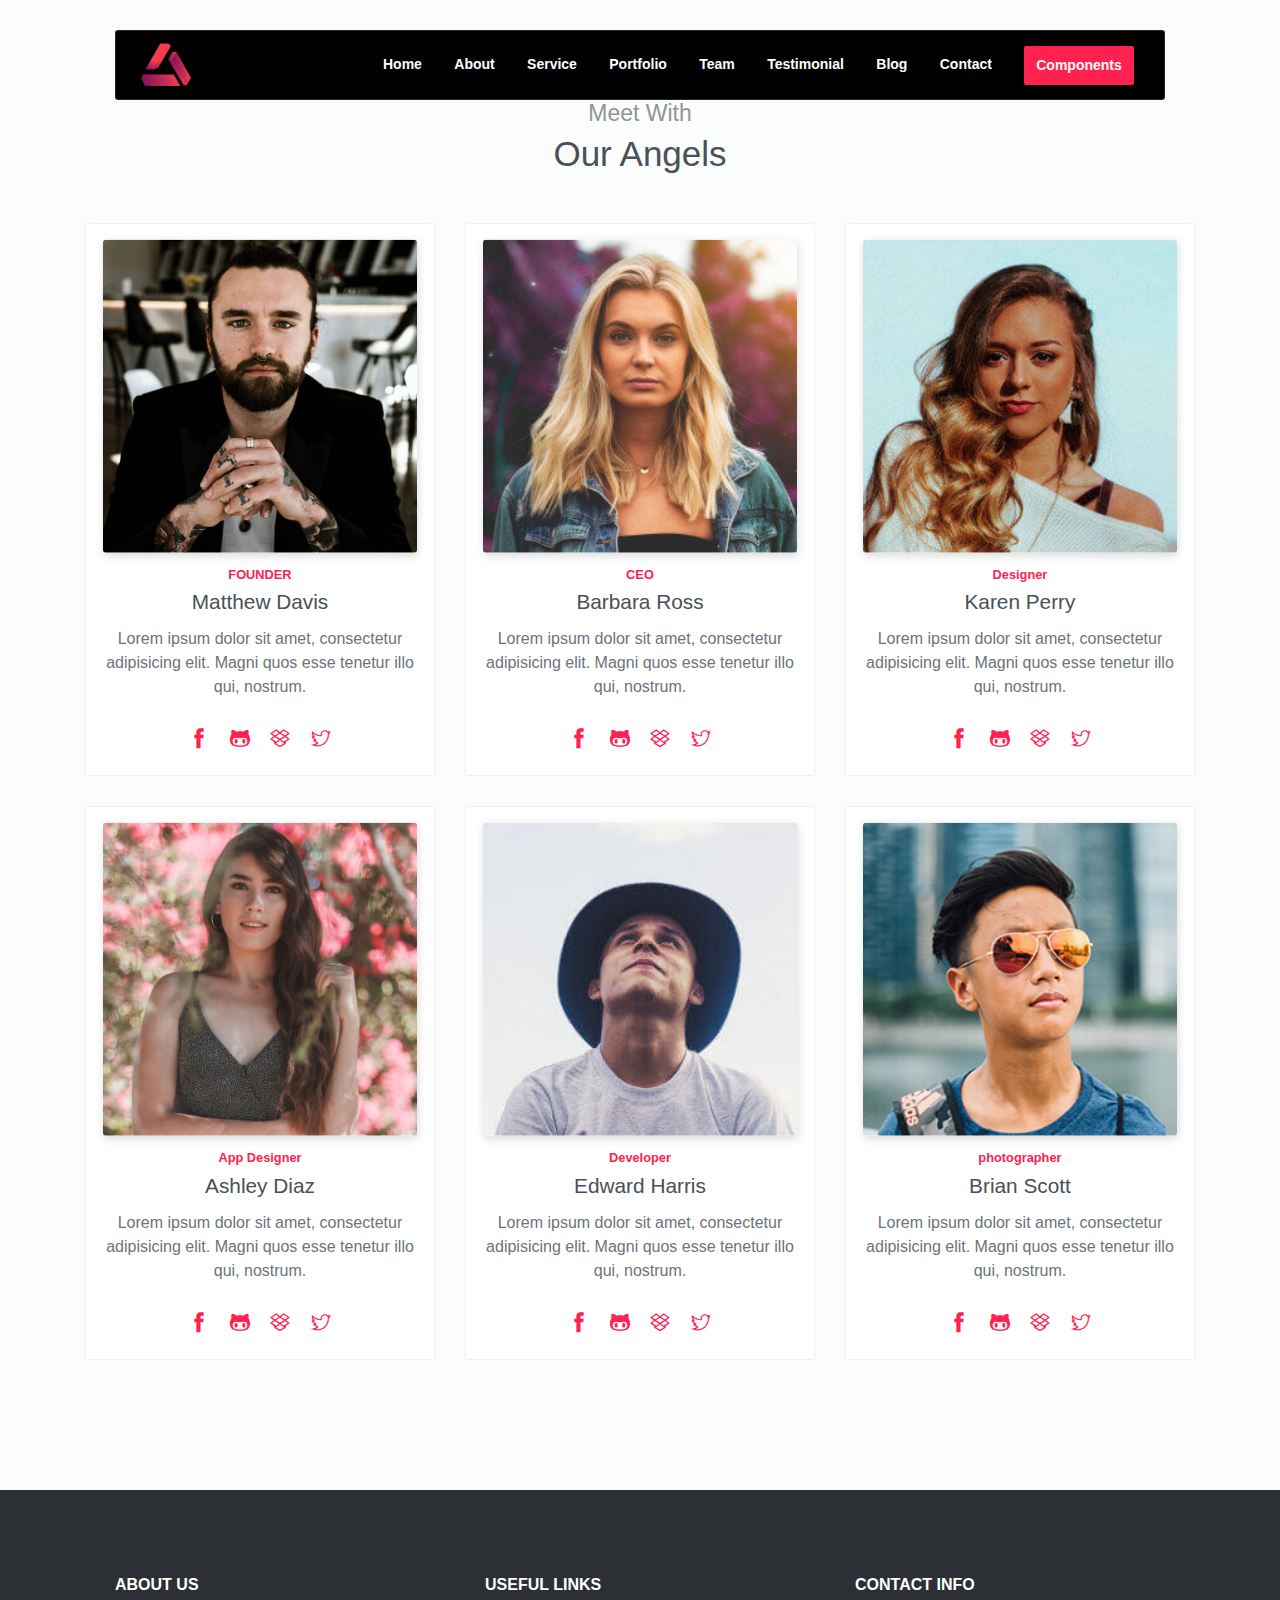
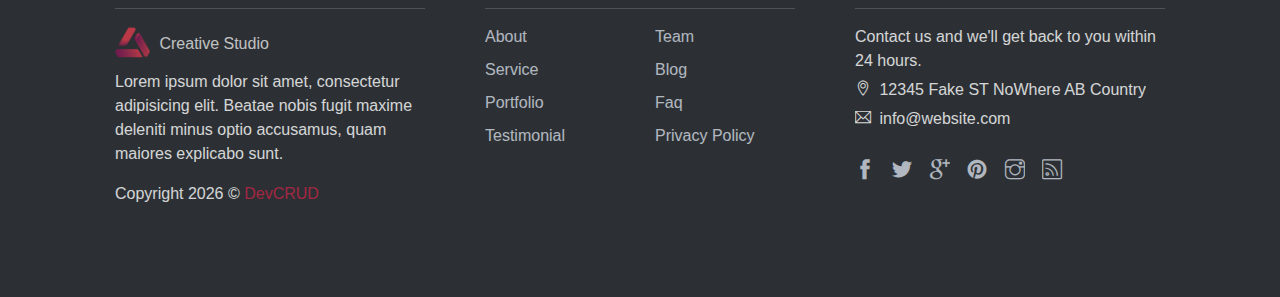
<file: public_html/team.html>
<!DOCTYPE html>
<html lang="en">
<head>
	<meta charset="utf-8">
    <meta name="viewport" content="width=device-width, initial-scale=1, shrink-to-fit=no">
    <meta name="description" content="Start your development with Creative Studio landing page.">
    <meta name="author" content="Devcrud">
    <title>Creative Studio | Free Bootstrap 4.3.x template</title>

    <!-- font icons -->
    <link rel="stylesheet" href="assets/vendors/themify-icons/css/themify-icons.css">

    <!-- Bootstrap + Creative Studio main styles -->
	<link rel="stylesheet" href="assets/css/creative-studio.css">

</head>

<div class="collapse navbar-collapse" id="navbarSupportedContent">
    <ul class="navbar-nav ml-auto">
        <li class="nav-item">
            <a class="nav-link" href="index.html">Home</a>
        </li>
        <li class="nav-item">
            <a class="nav-link" href="about.html">About</a>
        </li>
        <li class="nav-item">
            <a class="nav-link" href="service.html">Service</a>
        </li>
        <li class="nav-item">
            <a class="nav-link" href="Portfolio.html">Portfolio</a>
        </li>
        <li class="nav-item">
            <a class="nav-link" href="team.html">Team</a>
        </li>
        <li class="nav-item">
            <a class="nav-link" href="#testimonial">Testimonial</a>
        </li>
        <li class="nav-item">
            <a class="nav-link" href="blog.html">Blog</a>
        </li>
        <li class="nav-item">
            <a class="nav-link" href="contact.html">Contact</a>
        </li>
        <li class="nav-item">
            <a class="nav-link btn btn-primary btn-sm ml-lg-3" href="components.html">Components</a>
        </li>
    </ul>
</div>
</div>

    <!-- Page Navigation -->
    <nav class="navbar custom-navbar navbar-expand-lg navbar-dark" data-spy="affix" data-offset-top="20">
        <div class="container">
            <a class="navbar-brand" href="#">
                <img src="assets/imgs/logo.png" alt="Download free bootstrap 4 landing page, free boootstrap 4 templates, Download free bootstrap 4.1 landing page, free boootstrap 4.1.1 templates, Creative studio Landing page">
            </a>
            <button class="navbar-toggler" type="button" data-toggle="collapse" data-target="#navbarSupportedContent" aria-controls="navbarSupportedContent" aria-expanded="false" aria-label="Toggle navigation">
                <span></span>
            </button>

            <div class="collapse navbar-collapse" id="navbarSupportedContent">
                <ul class="navbar-nav ml-auto">
                    <li class="nav-item">
                        <a class="nav-link" href="index.html">Home</a>
                    </li>
                    <li class="nav-item">
                        <a class="nav-link" href="about.html">About</a>
                    </li>
                    <li class="nav-item">
                        <a class="nav-link" href="service.html">Service</a>
                    </li>
                    <li class="nav-item">
                        <a class="nav-link" href="Portfolio.html">Portfolio</a>
                    </li>
                    <li class="nav-item">
                        <a class="nav-link" href="#team">Team</a>
                    </li>
                    <li class="nav-item">
                        <a class="nav-link" href="#testimonial">Testimonial</a>
                    </li>
                    <li class="nav-item">
                        <a class="nav-link" href="#blog">Blog</a>
                    </li>
                    <li class="nav-item">
                        <a class="nav-link" href="#contact">Contact</a>
                    </li>
                    <li class="nav-item">
                        <a class="nav-link btn btn-primary btn-sm ml-lg-3" href="components.html">Components</a>
                    </li>
                </ul>
            </div>
        </div>
    </nav>
    <!-- End Of Page Navigation -->

      <!-- Team Section -->
      <section id="team">
        <div class="container">
            <h6 class="section-subtitle text-center">Meet With</h6>
            <h6 class="section-title mb-5 text-center">Our Angels</h6>
            <div class="row">
                <div class="col-sm-6 col-md-4">
                    <div class="card text-center mb-4">
                        <img class="card-img-top inset" src="assets/imgs/avatar.jpg">
                        <div class="card-body">
                            <h6 class="small text-primary font-weight-bold">FOUNDER</h6>
                            <h5 class="card-title">Matthew Davis</h5>
                            <p>Lorem ipsum dolor sit amet, consectetur adipisicing elit. Magni quos esse tenetur illo qui, nostrum.</p>
                            <div class="socials">
                                <a href="javascript:void(0)"><i class="ti-facebook"></i> </a>
                                <a href="javascript:void(0)"><i class="ti-github"></i></a>
                                <a href="javascript:void(0)"><i class="ti-dropbox"></i></a>
                                <a href="javascript:void(0)"><i class="ti-twitter"></i></a>
                            </div>
                        </div>
                    </div>
                </div>
                <div class="col-sm-6 col-md-4">
                    <div class="card text-center mb-4">
                        <img class="card-img-top inset" src="assets/imgs/avatar-1.jpg">
                        <div class="card-body">
                            <h6 class="small text-primary font-weight-bold">CEO</h6>
                            <h5 class="card-title">Barbara Ross</h5>
                            <p>Lorem ipsum dolor sit amet, consectetur adipisicing elit. Magni quos esse tenetur illo qui, nostrum.</p>
                            <div class="socials">
                                <a href="javascript:void(0)"><i class="ti-facebook"></i> </a>
                                <a href="javascript:void(0)"><i class="ti-github"></i></a>
                                <a href="javascript:void(0)"><i class="ti-dropbox"></i></a>
                                <a href="javascript:void(0)"><i class="ti-twitter"></i></a>
                            </div>
                        </div>
                    </div>
                </div>
                <div class="col-sm-6 col-md-4">
                    <div class="card text-center mb-4">
                        <img class="card-img-top inset" src="assets/imgs/avatar-2.jpg">
                        <div class="card-body">
                            <h6 class="small text-primary font-weight-bold">Designer</h6>
                            <h5 class="card-title">Karen Perry</h5>
                            <p>Lorem ipsum dolor sit amet, consectetur adipisicing elit. Magni quos esse tenetur illo qui, nostrum.</p>
                            <div class="socials">
                                <a href="javascript:void(0)"><i class="ti-facebook"></i> </a>
                                <a href="javascript:void(0)"><i class="ti-github"></i></a>
                                <a href="javascript:void(0)"><i class="ti-dropbox"></i></a>
                                <a href="javascript:void(0)"><i class="ti-twitter"></i></a>
                            </div>
                        </div>
                    </div>
                </div>
                <div class="col-sm-6 col-md-4">
                    <div class="card text-center mb-4">
                        <img class="card-img-top inset" src="assets/imgs/avatar-3.jpg">
                        <div class="card-body">
                            <h6 class="small text-primary font-weight-bold">App Designer</h6>
                            <h5 class="card-title">Ashley Diaz</h5>
                            <p>Lorem ipsum dolor sit amet, consectetur adipisicing elit. Magni quos esse tenetur illo qui, nostrum.</p>
                            <div class="socials">
                                <a href="javascript:void(0)"><i class="ti-facebook"></i> </a>
                                <a href="javascript:void(0)"><i class="ti-github"></i></a>
                                <a href="javascript:void(0)"><i class="ti-dropbox"></i></a>
                                <a href="javascript:void(0)"><i class="ti-twitter"></i></a>
                            </div>
                        </div>
                    </div>
                </div>
                <div class="col-sm-6 col-md-4">
                    <div class="card text-center mb-4">
                        <img class="card-img-top inset" src="assets/imgs/avatar-4.jpg">
                        <div class="card-body">
                            <h6 class="small text-primary font-weight-bold">Developer</h6>
                            <h5 class="card-title">Edward Harris</h5>
                            <p>Lorem ipsum dolor sit amet, consectetur adipisicing elit. Magni quos esse tenetur illo qui, nostrum.</p>
                            <div class="socials">
                                <a href="javascript:void(0)"><i class="ti-facebook"></i> </a>
                                <a href="javascript:void(0)"><i class="ti-github"></i></a>
                                <a href="javascript:void(0)"><i class="ti-dropbox"></i></a>
                                <a href="javascript:void(0)"><i class="ti-twitter"></i></a>
                            </div>
                        </div>
                    </div>
                </div>
                <div class="col-sm-6 col-md-4">
                    <div class="card text-center mb-4">
                        <img class="card-img-top inset" src="assets/imgs/avatar-5.jpg">
                        <div class="card-body">
                            <h6 class="small text-primary font-weight-bold">photographer</h6>
                            <h5 class="card-title">Brian Scott</h5>
                            <p>Lorem ipsum dolor sit amet, consectetur adipisicing elit. Magni quos esse tenetur illo qui, nostrum.</p>
                            <div class="socials">
                                <a href="javascript:void(0)"><i class="ti-facebook"></i> </a>
                                <a href="javascript:void(0)"><i class="ti-github"></i></a>
                                <a href="javascript:void(0)"><i class="ti-dropbox"></i></a>
                                <a href="javascript:void(0)"><i class="ti-twitter"></i></a>
                            </div>
                        </div>
                    </div>
                </div>

            </div>
        </div>
    </section>
    <!-- End of Team Sectoin -->
    <section class="has-bg-img py-0">
        <div class="container">
            <div class="footer">
                <div class="footer-lists">
                    <ul class="list">
                        <li class="list-head">
                            <h6 class="font-weight-bold">ABOUT US</h6>
                        </li>
                        <li class="list-body">
                            <a href="#" class="logo">
                                <img src="assets/imgs/logo.png" alt="Download free bootstrap 4 landing page, free boootstrap 4 templates, Download free bootstrap 4.1 landing page, free boootstrap 4.1.1 templates, Creative studio Landing page">
                                <h6>Creative Studio</h6>
                            </a>
                            <p>Lorem ipsum dolor sit amet, consectetur adipisicing elit. Beatae nobis fugit maxime deleniti minus optio accusamus, quam maiores explicabo sunt.</p> 
                            <p class="mt-3">
                                Copyright <script>document.write(new Date().getFullYear())</script> &copy; <a class="d-inline text-primary" href="http://www.devcrud.com">DevCRUD</a>
                            </p>                   
                        </li>
                    </ul>
                    <ul class="list">
                        <li class="list-head">
                            <h6 class="font-weight-bold">USEFUL LINKS</h6>
                        </li>
                        <li class="list-body">
                            <div class="row">
                                <div class="col">
                                    <a href="#about">About</a>
                                    <a href="#service">Service</a>
                                    <a href="#portfolio">Portfolio</a>
                                    <a href="#testmonail">Testimonial</a>
                                </div>
                                <div class="col">
                                    <a href="#team">Team</a>
                                    <a href="#blog">Blog</a>
                                    <a href="#">Faq</a>
                                    <a href="#">Privacy Policy</a>                  
                                </div>
                            </div>
                        </li>
                    </ul>
                    <ul class="list">
                        <li class="list-head">
                            <h6 class="font-weight-bold">CONTACT INFO</h6>
                        </li>
                        <li class="list-body">
                            <p>Contact us and we'll get back to you within 24 hours.</p>
                            <p><i class="ti-location-pin"></i> 12345 Fake ST NoWhere AB Country</p>
                            <p><i class="ti-email"></i>  info@website.com</p>
                            <div class="social-links">
                                <a href="javascript:void(0)" class="link"><i class="ti-facebook"></i></a>
                                <a href="javascript:void(0)" class="link"><i class="ti-twitter-alt"></i></a>
                                <a href="javascript:void(0)" class="link"><i class="ti-google"></i></a>
                                <a href="javascript:void(0)" class="link"><i class="ti-pinterest-alt"></i></a>
                                <a href="javascript:void(0)" class="link"><i class="ti-instagram"></i></a>
                                <a href="javascript:void(0)" class="link"><i class="ti-rss"></i></a>
                            </div>
                        </li>
                    </ul>
                </div>
            </div>    
        </div>
    </section>
</file>
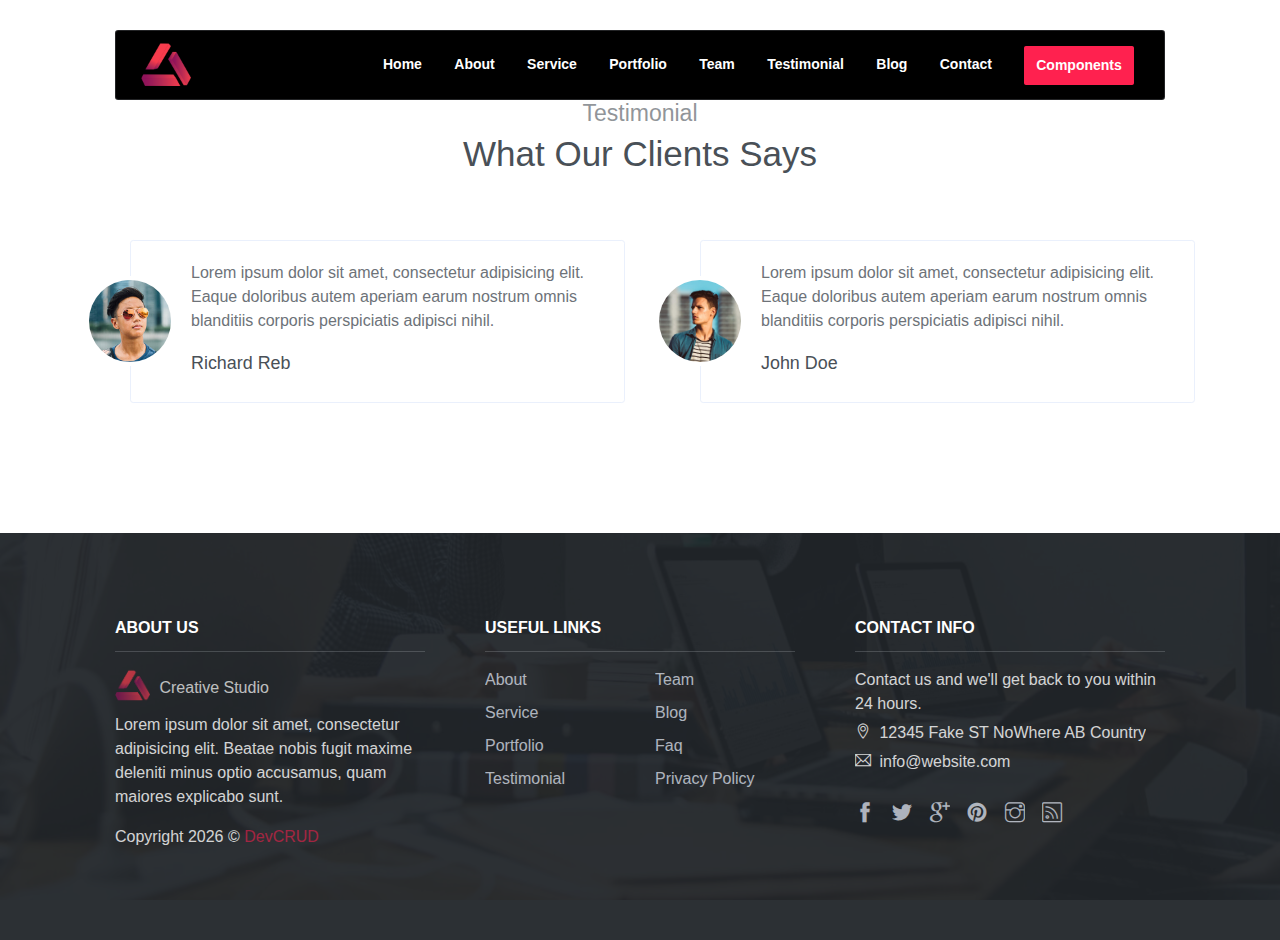
<file: public_html/testimonial.html>
<!DOCTYPE html>
<html lang="en">
<head>
	<meta charset="utf-8">
    <meta name="viewport" content="width=device-width, initial-scale=1, shrink-to-fit=no">
    <meta name="description" content="Start your development with Creative Studio landing page.">
    <meta name="author" content="Devcrud">
    <title>Creative Studio | Free Bootstrap 4.3.x template</title>

    <!-- font icons -->
    <link rel="stylesheet" href="assets/vendors/themify-icons/css/themify-icons.css">

    <!-- Bootstrap + Creative Studio main styles -->
	<link rel="stylesheet" href="assets/css/creative-studio.css">

</head>
<body data-spy="scroll" data-target=".navbar" data-offset="40" id="home">
    
    <!-- Page Navigation -->
    <nav class="navbar custom-navbar navbar-expand-lg navbar-dark" data-spy="affix" data-offset-top="20">
        <div class="container">
            <a class="navbar-brand" href="#">
                <img src="assets/imgs/logo.png" alt="Download free bootstrap 4 landing page, free boootstrap 4 templates, Download free bootstrap 4.1 landing page, free boootstrap 4.1.1 templates, Creative studio Landing page">
            </a>
            <button class="navbar-toggler" type="button" data-toggle="collapse" data-target="#navbarSupportedContent" aria-controls="navbarSupportedContent" aria-expanded="false" aria-label="Toggle navigation">
                <span></span>
            </button>

            <div class="collapse navbar-collapse" id="navbarSupportedContent">
                <ul class="navbar-nav ml-auto">
                    <li class="nav-item">
                        <a class="nav-link" href="index.html">Home</a>
                    </li>
                    <li class="nav-item">
                        <a class="nav-link" href="about.html">About</a>
                    </li>
                    <li class="nav-item">
                        <a class="nav-link" href="service.html">Service</a>
                    </li>
                    <li class="nav-item">
                        <a class="nav-link" href="Portfolio.html">Portfolio</a>
                    </li>
                    <li class="nav-item">
                        <a class="nav-link" href="#team">Team</a>
                    </li>
                    <li class="nav-item">
                        <a class="nav-link" href="#testimonial">Testimonial</a>
                    </li>
                    <li class="nav-item">
                        <a class="nav-link" href="#blog">Blog</a>
                    </li>
                    <li class="nav-item">
                        <a class="nav-link" href="#contact">Contact</a>
                    </li>
                    <li class="nav-item">
                        <a class="nav-link btn btn-primary btn-sm ml-lg-3" href="components.html">Components</a>
                    </li>
                </ul>
            </div>
        </div>
    </nav>
    <!-- End Of Page Navigation -->
 
 <!-- Testimonial Section -->
 <section id="testimonial">
    <div class="container">
        <h6 class="section-subtitle text-center">Testimonial</h6>
        <h6 class="section-title text-center mb-6">What Our Clients Says</h6>
        <div class="row">
            <div class="col-md-6">
                <div class="testimonial-wrapper">
                    <div class="img-holder">
                        <img src="assets/imgs/avatar-5.jpg" alt="Download free bootstrap 4 landing page, free boootstrap 4 templates, Download free bootstrap 4.1 landing page, free boootstrap 4.1.1 templates, Creative studio Landing page">                     
                    </div>
                    <div class="body">
                        <p class="subtitle">Lorem ipsum dolor sit amet, consectetur adipisicing elit. Eaque doloribus autem aperiam earum nostrum omnis blanditiis corporis perspiciatis adipisci nihil.</p>
                        <h6 class="title">Richard Reb</h6>
                    </div>
                </div>
            </div>
            <div class="col-md-6">
                <div class="testimonial-wrapper">
                    <div class="img-holder">
                        <img src="assets/imgs/avatar-6.jpg" alt="Download free bootstrap 4 landing page, free boootstrap 4 templates, Download free bootstrap 4.1 landing page, free boootstrap 4.1.1 templates, Creative studio Landing page">                     
                    </div>
                    <div class="body">
                        <p class="subtitle">Lorem ipsum dolor sit amet, consectetur adipisicing elit. Eaque doloribus autem aperiam earum nostrum omnis blanditiis corporis perspiciatis adipisci nihil.</p>
                        <h6 class="title">John Doe</h6>
                    </div>
                </div>
            </div>
        </div>
    </div>
</section>
<!-- End of Testimonial Section -->
<section class="has-bg-img py-0">
    <div class="container">
        <div class="footer">
            <div class="footer-lists">
                <ul class="list">
                    <li class="list-head">
                        <h6 class="font-weight-bold">ABOUT US</h6>
                    </li>
                    <li class="list-body">
                        <a href="#" class="logo">
                            <img src="assets/imgs/logo.png" alt="Download free bootstrap 4 landing page, free boootstrap 4 templates, Download free bootstrap 4.1 landing page, free boootstrap 4.1.1 templates, Creative studio Landing page">
                            <h6>Creative Studio</h6>
                        </a>
                        <p>Lorem ipsum dolor sit amet, consectetur adipisicing elit. Beatae nobis fugit maxime deleniti minus optio accusamus, quam maiores explicabo sunt.</p> 
                        <p class="mt-3">
                            Copyright <script>document.write(new Date().getFullYear())</script> &copy; <a class="d-inline text-primary" href="http://www.devcrud.com">DevCRUD</a>
                        </p>                   
                    </li>
                </ul>
                <ul class="list">
                    <li class="list-head">
                        <h6 class="font-weight-bold">USEFUL LINKS</h6>
                    </li>
                    <li class="list-body">
                        <div class="row">
                            <div class="col">
                                <a href="#about">About</a>
                                <a href="#service">Service</a>
                                <a href="#portfolio">Portfolio</a>
                                <a href="#testmonail">Testimonial</a>
                            </div>
                            <div class="col">
                                <a href="#team">Team</a>
                                <a href="#blog">Blog</a>
                                <a href="#">Faq</a>
                                <a href="#">Privacy Policy</a>                  
                            </div>
                        </div>
                    </li>
                </ul>
                <ul class="list">
                    <li class="list-head">
                        <h6 class="font-weight-bold">CONTACT INFO</h6>
                    </li>
                    <li class="list-body">
                        <p>Contact us and we'll get back to you within 24 hours.</p>
                        <p><i class="ti-location-pin"></i> 12345 Fake ST NoWhere AB Country</p>
                        <p><i class="ti-email"></i>  info@website.com</p>
                        <div class="social-links">
                            <a href="javascript:void(0)" class="link"><i class="ti-facebook"></i></a>
                            <a href="javascript:void(0)" class="link"><i class="ti-twitter-alt"></i></a>
                            <a href="javascript:void(0)" class="link"><i class="ti-google"></i></a>
                            <a href="javascript:void(0)" class="link"><i class="ti-pinterest-alt"></i></a>
                            <a href="javascript:void(0)" class="link"><i class="ti-instagram"></i></a>
                            <a href="javascript:void(0)" class="link"><i class="ti-rss"></i></a>
                        </div>
                    </li>
                </ul>
            </div>
        </div>    
    </div>
</section>
</body>
</html>
</file>
<file: public_html/assets/vendors/themify-icons/css/themify-icons.css>
@font-face {
	font-family: 'themify';
	src:url("../fonts/themify.eot?-fvbane");
	src:url("../fonts/themify.eot?#iefix-fvbane") format("embedded-opentype"),
		url("../fonts/themify.woff?-fvbane") format("woff"),
		url("../fonts/themify.ttf?-fvbane") format("truetype"),
		url("../fonts/themify.svg?-fvbane#themify") format("svg");
	font-weight: normal;
	font-style: normal;
}

[class^="ti-"], [class*=" ti-"] {
	font-family: 'themify';
	speak: none;
	font-style: normal;
	font-weight: normal;
	font-variant: normal;
	text-transform: none;
	line-height: 1;

	/* Better Font Rendering =========== */
	-webkit-font-smoothing: antialiased;
	-moz-osx-font-smoothing: grayscale;
}

.ti-wand:before {
	content: "\e600";
}
.ti-volume:before {
	content: "\e601";
}
.ti-user:before {
	content: "\e602";
}
.ti-unlock:before {
	content: "\e603";
}
.ti-unlink:before {
	content: "\e604";
}
.ti-trash:before {
	content: "\e605";
}
.ti-thought:before {
	content: "\e606";
}
.ti-target:before {
	content: "\e607";
}
.ti-tag:before {
	content: "\e608";
}
.ti-tablet:before {
	content: "\e609";
}
.ti-star:before {
	content: "\e60a";
}
.ti-spray:before {
	content: "\e60b";
}
.ti-signal:before {
	content: "\e60c";
}
.ti-shopping-cart:before {
	content: "\e60d";
}
.ti-shopping-cart-full:before {
	content: "\e60e";
}
.ti-settings:before {
	content: "\e60f";
}
.ti-search:before {
	content: "\e610";
}
.ti-zoom-in:before {
	content: "\e611";
}
.ti-zoom-out:before {
	content: "\e612";
}
.ti-cut:before {
	content: "\e613";
}
.ti-ruler:before {
	content: "\e614";
}
.ti-ruler-pencil:before {
	content: "\e615";
}
.ti-ruler-alt:before {
	content: "\e616";
}
.ti-bookmark:before {
	content: "\e617";
}
.ti-bookmark-alt:before {
	content: "\e618";
}
.ti-reload:before {
	content: "\e619";
}
.ti-plus:before {
	content: "\e61a";
}
.ti-pin:before {
	content: "\e61b";
}
.ti-pencil:before {
	content: "\e61c";
}
.ti-pencil-alt:before {
	content: "\e61d";
}
.ti-paint-roller:before {
	content: "\e61e";
}
.ti-paint-bucket:before {
	content: "\e61f";
}
.ti-na:before {
	content: "\e620";
}
.ti-mobile:before {
	content: "\e621";
}
.ti-minus:before {
	content: "\e622";
}
.ti-medall:before {
	content: "\e623";
}
.ti-medall-alt:before {
	content: "\e624";
}
.ti-marker:before {
	content: "\e625";
}
.ti-marker-alt:before {
	content: "\e626";
}
.ti-arrow-up:before {
	content: "\e627";
}
.ti-arrow-right:before {
	content: "\e628";
}
.ti-arrow-left:before {
	content: "\e629";
}
.ti-arrow-down:before {
	content: "\e62a";
}
.ti-lock:before {
	content: "\e62b";
}
.ti-location-arrow:before {
	content: "\e62c";
}
.ti-link:before {
	content: "\e62d";
}
.ti-layout:before {
	content: "\e62e";
}
.ti-layers:before {
	content: "\e62f";
}
.ti-layers-alt:before {
	content: "\e630";
}
.ti-key:before {
	content: "\e631";
}
.ti-import:before {
	content: "\e632";
}
.ti-image:before {
	content: "\e633";
}
.ti-heart:before {
	content: "\e634";
}
.ti-heart-broken:before {
	content: "\e635";
}
.ti-hand-stop:before {
	content: "\e636";
}
.ti-hand-open:before {
	content: "\e637";
}
.ti-hand-drag:before {
	content: "\e638";
}
.ti-folder:before {
	content: "\e639";
}
.ti-flag:before {
	content: "\e63a";
}
.ti-flag-alt:before {
	content: "\e63b";
}
.ti-flag-alt-2:before {
	content: "\e63c";
}
.ti-eye:before {
	content: "\e63d";
}
.ti-export:before {
	content: "\e63e";
}
.ti-exchange-vertical:before {
	content: "\e63f";
}
.ti-desktop:before {
	content: "\e640";
}
.ti-cup:before {
	content: "\e641";
}
.ti-crown:before {
	content: "\e642";
}
.ti-comments:before {
	content: "\e643";
}
.ti-comment:before {
	content: "\e644";
}
.ti-comment-alt:before {
	content: "\e645";
}
.ti-close:before {
	content: "\e646";
}
.ti-clip:before {
	content: "\e647";
}
.ti-angle-up:before {
	content: "\e648";
}
.ti-angle-right:before {
	content: "\e649";
}
.ti-angle-left:before {
	content: "\e64a";
}
.ti-angle-down:before {
	content: "\e64b";
}
.ti-check:before {
	content: "\e64c";
}
.ti-check-box:before {
	content: "\e64d";
}
.ti-camera:before {
	content: "\e64e";
}
.ti-announcement:before {
	content: "\e64f";
}
.ti-brush:before {
	content: "\e650";
}
.ti-briefcase:before {
	content: "\e651";
}
.ti-bolt:before {
	content: "\e652";
}
.ti-bolt-alt:before {
	content: "\e653";
}
.ti-blackboard:before {
	content: "\e654";
}
.ti-bag:before {
	content: "\e655";
}
.ti-move:before {
	content: "\e656";
}
.ti-arrows-vertical:before {
	content: "\e657";
}
.ti-arrows-horizontal:before {
	content: "\e658";
}
.ti-fullscreen:before {
	content: "\e659";
}
.ti-arrow-top-right:before {
	content: "\e65a";
}
.ti-arrow-top-left:before {
	content: "\e65b";
}
.ti-arrow-circle-up:before {
	content: "\e65c";
}
.ti-arrow-circle-right:before {
	content: "\e65d";
}
.ti-arrow-circle-left:before {
	content: "\e65e";
}
.ti-arrow-circle-down:before {
	content: "\e65f";
}
.ti-angle-double-up:before {
	content: "\e660";
}
.ti-angle-double-right:before {
	content: "\e661";
}
.ti-angle-double-left:before {
	content: "\e662";
}
.ti-angle-double-down:before {
	content: "\e663";
}
.ti-zip:before {
	content: "\e664";
}
.ti-world:before {
	content: "\e665";
}
.ti-wheelchair:before {
	content: "\e666";
}
.ti-view-list:before {
	content: "\e667";
}
.ti-view-list-alt:before {
	content: "\e668";
}
.ti-view-grid:before {
	content: "\e669";
}
.ti-uppercase:before {
	content: "\e66a";
}
.ti-upload:before {
	content: "\e66b";
}
.ti-underline:before {
	content: "\e66c";
}
.ti-truck:before {
	content: "\e66d";
}
.ti-timer:before {
	content: "\e66e";
}
.ti-ticket:before {
	content: "\e66f";
}
.ti-thumb-up:before {
	content: "\e670";
}
.ti-thumb-down:before {
	content: "\e671";
}
.ti-text:before {
	content: "\e672";
}
.ti-stats-up:before {
	content: "\e673";
}
.ti-stats-down:before {
	content: "\e674";
}
.ti-split-v:before {
	content: "\e675";
}
.ti-split-h:before {
	content: "\e676";
}
.ti-smallcap:before {
	content: "\e677";
}
.ti-shine:before {
	content: "\e678";
}
.ti-shift-right:before {
	content: "\e679";
}
.ti-shift-left:before {
	content: "\e67a";
}
.ti-shield:before {
	content: "\e67b";
}
.ti-notepad:before {
	content: "\e67c";
}
.ti-server:before {
	content: "\e67d";
}
.ti-quote-right:before {
	content: "\e67e";
}
.ti-quote-left:before {
	content: "\e67f";
}
.ti-pulse:before {
	content: "\e680";
}
.ti-printer:before {
	content: "\e681";
}
.ti-power-off:before {
	content: "\e682";
}
.ti-plug:before {
	content: "\e683";
}
.ti-pie-chart:before {
	content: "\e684";
}
.ti-paragraph:before {
	content: "\e685";
}
.ti-panel:before {
	content: "\e686";
}
.ti-package:before {
	content: "\e687";
}
.ti-music:before {
	content: "\e688";
}
.ti-music-alt:before {
	content: "\e689";
}
.ti-mouse:before {
	content: "\e68a";
}
.ti-mouse-alt:before {
	content: "\e68b";
}
.ti-money:before {
	content: "\e68c";
}
.ti-microphone:before {
	content: "\e68d";
}
.ti-menu:before {
	content: "\e68e";
}
.ti-menu-alt:before {
	content: "\e68f";
}
.ti-map:before {
	content: "\e690";
}
.ti-map-alt:before {
	content: "\e691";
}
.ti-loop:before {
	content: "\e692";
}
.ti-location-pin:before {
	content: "\e693";
}
.ti-list:before {
	content: "\e694";
}
.ti-light-bulb:before {
	content: "\e695";
}
.ti-Italic:before {
	content: "\e696";
}
.ti-info:before {
	content: "\e697";
}
.ti-infinite:before {
	content: "\e698";
}
.ti-id-badge:before {
	content: "\e699";
}
.ti-hummer:before {
	content: "\e69a";
}
.ti-home:before {
	content: "\e69b";
}
.ti-help:before {
	content: "\e69c";
}
.ti-headphone:before {
	content: "\e69d";
}
.ti-harddrives:before {
	content: "\e69e";
}
.ti-harddrive:before {
	content: "\e69f";
}
.ti-gift:before {
	content: "\e6a0";
}
.ti-game:before {
	content: "\e6a1";
}
.ti-filter:before {
	content: "\e6a2";
}
.ti-files:before {
	content: "\e6a3";
}
.ti-file:before {
	content: "\e6a4";
}
.ti-eraser:before {
	content: "\e6a5";
}
.ti-envelope:before {
	content: "\e6a6";
}
.ti-download:before {
	content: "\e6a7";
}
.ti-direction:before {
	content: "\e6a8";
}
.ti-direction-alt:before {
	content: "\e6a9";
}
.ti-dashboard:before {
	content: "\e6aa";
}
.ti-control-stop:before {
	content: "\e6ab";
}
.ti-control-shuffle:before {
	content: "\e6ac";
}
.ti-control-play:before {
	content: "\e6ad";
}
.ti-control-pause:before {
	content: "\e6ae";
}
.ti-control-forward:before {
	content: "\e6af";
}
.ti-control-backward:before {
	content: "\e6b0";
}
.ti-cloud:before {
	content: "\e6b1";
}
.ti-cloud-up:before {
	content: "\e6b2";
}
.ti-cloud-down:before {
	content: "\e6b3";
}
.ti-clipboard:before {
	content: "\e6b4";
}
.ti-car:before {
	content: "\e6b5";
}
.ti-calendar:before {
	content: "\e6b6";
}
.ti-book:before {
	content: "\e6b7";
}
.ti-bell:before {
	content: "\e6b8";
}
.ti-basketball:before {
	content: "\e6b9";
}
.ti-bar-chart:before {
	content: "\e6ba";
}
.ti-bar-chart-alt:before {
	content: "\e6bb";
}
.ti-back-right:before {
	content: "\e6bc";
}
.ti-back-left:before {
	content: "\e6bd";
}
.ti-arrows-corner:before {
	content: "\e6be";
}
.ti-archive:before {
	content: "\e6bf";
}
.ti-anchor:before {
	content: "\e6c0";
}
.ti-align-right:before {
	content: "\e6c1";
}
.ti-align-left:before {
	content: "\e6c2";
}
.ti-align-justify:before {
	content: "\e6c3";
}
.ti-align-center:before {
	content: "\e6c4";
}
.ti-alert:before {
	content: "\e6c5";
}
.ti-alarm-clock:before {
	content: "\e6c6";
}
.ti-agenda:before {
	content: "\e6c7";
}
.ti-write:before {
	content: "\e6c8";
}
.ti-window:before {
	content: "\e6c9";
}
.ti-widgetized:before {
	content: "\e6ca";
}
.ti-widget:before {
	content: "\e6cb";
}
.ti-widget-alt:before {
	content: "\e6cc";
}
.ti-wallet:before {
	content: "\e6cd";
}
.ti-video-clapper:before {
	content: "\e6ce";
}
.ti-video-camera:before {
	content: "\e6cf";
}
.ti-vector:before {
	content: "\e6d0";
}
.ti-themify-logo:before {
	content: "\e6d1";
}
.ti-themify-favicon:before {
	content: "\e6d2";
}
.ti-themify-favicon-alt:before {
	content: "\e6d3";
}
.ti-support:before {
	content: "\e6d4";
}
.ti-stamp:before {
	content: "\e6d5";
}
.ti-split-v-alt:before {
	content: "\e6d6";
}
.ti-slice:before {
	content: "\e6d7";
}
.ti-shortcode:before {
	content: "\e6d8";
}
.ti-shift-right-alt:before {
	content: "\e6d9";
}
.ti-shift-left-alt:before {
	content: "\e6da";
}
.ti-ruler-alt-2:before {
	content: "\e6db";
}
.ti-receipt:before {
	content: "\e6dc";
}
.ti-pin2:before {
	content: "\e6dd";
}
.ti-pin-alt:before {
	content: "\e6de";
}
.ti-pencil-alt2:before {
	content: "\e6df";
}
.ti-palette:before {
	content: "\e6e0";
}
.ti-more:before {
	content: "\e6e1";
}
.ti-more-alt:before {
	content: "\e6e2";
}
.ti-microphone-alt:before {
	content: "\e6e3";
}
.ti-magnet:before {
	content: "\e6e4";
}
.ti-line-double:before {
	content: "\e6e5";
}
.ti-line-dotted:before {
	content: "\e6e6";
}
.ti-line-dashed:before {
	content: "\e6e7";
}
.ti-layout-width-full:before {
	content: "\e6e8";
}
.ti-layout-width-default:before {
	content: "\e6e9";
}
.ti-layout-width-default-alt:before {
	content: "\e6ea";
}
.ti-layout-tab:before {
	content: "\e6eb";
}
.ti-layout-tab-window:before {
	content: "\e6ec";
}
.ti-layout-tab-v:before {
	content: "\e6ed";
}
.ti-layout-tab-min:before {
	content: "\e6ee";
}
.ti-layout-slider:before {
	content: "\e6ef";
}
.ti-layout-slider-alt:before {
	content: "\e6f0";
}
.ti-layout-sidebar-right:before {
	content: "\e6f1";
}
.ti-layout-sidebar-none:before {
	content: "\e6f2";
}
.ti-layout-sidebar-left:before {
	content: "\e6f3";
}
.ti-layout-placeholder:before {
	content: "\e6f4";
}
.ti-layout-menu:before {
	content: "\e6f5";
}
.ti-layout-menu-v:before {
	content: "\e6f6";
}
.ti-layout-menu-separated:before {
	content: "\e6f7";
}
.ti-layout-menu-full:before {
	content: "\e6f8";
}
.ti-layout-media-right-alt:before {
	content: "\e6f9";
}
.ti-layout-media-right:before {
	content: "\e6fa";
}
.ti-layout-media-overlay:before {
	content: "\e6fb";
}
.ti-layout-media-overlay-alt:before {
	content: "\e6fc";
}
.ti-layout-media-overlay-alt-2:before {
	content: "\e6fd";
}
.ti-layout-media-left-alt:before {
	content: "\e6fe";
}
.ti-layout-media-left:before {
	content: "\e6ff";
}
.ti-layout-media-center-alt:before {
	content: "\e700";
}
.ti-layout-media-center:before {
	content: "\e701";
}
.ti-layout-list-thumb:before {
	content: "\e702";
}
.ti-layout-list-thumb-alt:before {
	content: "\e703";
}
.ti-layout-list-post:before {
	content: "\e704";
}
.ti-layout-list-large-image:before {
	content: "\e705";
}
.ti-layout-line-solid:before {
	content: "\e706";
}
.ti-layout-grid4:before {
	content: "\e707";
}
.ti-layout-grid3:before {
	content: "\e708";
}
.ti-layout-grid2:before {
	content: "\e709";
}
.ti-layout-grid2-thumb:before {
	content: "\e70a";
}
.ti-layout-cta-right:before {
	content: "\e70b";
}
.ti-layout-cta-left:before {
	content: "\e70c";
}
.ti-layout-cta-center:before {
	content: "\e70d";
}
.ti-layout-cta-btn-right:before {
	content: "\e70e";
}
.ti-layout-cta-btn-left:before {
	content: "\e70f";
}
.ti-layout-column4:before {
	content: "\e710";
}
.ti-layout-column3:before {
	content: "\e711";
}
.ti-layout-column2:before {
	content: "\e712";
}
.ti-layout-accordion-separated:before {
	content: "\e713";
}
.ti-layout-accordion-merged:before {
	content: "\e714";
}
.ti-layout-accordion-list:before {
	content: "\e715";
}
.ti-ink-pen:before {
	content: "\e716";
}
.ti-info-alt:before {
	content: "\e717";
}
.ti-help-alt:before {
	content: "\e718";
}
.ti-headphone-alt:before {
	content: "\e719";
}
.ti-hand-point-up:before {
	content: "\e71a";
}
.ti-hand-point-right:before {
	content: "\e71b";
}
.ti-hand-point-left:before {
	content: "\e71c";
}
.ti-hand-point-down:before {
	content: "\e71d";
}
.ti-gallery:before {
	content: "\e71e";
}
.ti-face-smile:before {
	content: "\e71f";
}
.ti-face-sad:before {
	content: "\e720";
}
.ti-credit-card:before {
	content: "\e721";
}
.ti-control-skip-forward:before {
	content: "\e722";
}
.ti-control-skip-backward:before {
	content: "\e723";
}
.ti-control-record:before {
	content: "\e724";
}
.ti-control-eject:before {
	content: "\e725";
}
.ti-comments-smiley:before {
	content: "\e726";
}
.ti-brush-alt:before {
	content: "\e727";
}
.ti-youtube:before {
	content: "\e728";
}
.ti-vimeo:before {
	content: "\e729";
}
.ti-twitter:before {
	content: "\e72a";
}
.ti-time:before {
	content: "\e72b";
}
.ti-tumblr:before {
	content: "\e72c";
}
.ti-skype:before {
	content: "\e72d";
}
.ti-share:before {
	content: "\e72e";
}
.ti-share-alt:before {
	content: "\e72f";
}
.ti-rocket:before {
	content: "\e730";
}
.ti-pinterest:before {
	content: "\e731";
}
.ti-new-window:before {
	content: "\e732";
}
.ti-microsoft:before {
	content: "\e733";
}
.ti-list-ol:before {
	content: "\e734";
}
.ti-linkedin:before {
	content: "\e735";
}
.ti-layout-sidebar-2:before {
	content: "\e736";
}
.ti-layout-grid4-alt:before {
	content: "\e737";
}
.ti-layout-grid3-alt:before {
	content: "\e738";
}
.ti-layout-grid2-alt:before {
	content: "\e739";
}
.ti-layout-column4-alt:before {
	content: "\e73a";
}
.ti-layout-column3-alt:before {
	content: "\e73b";
}
.ti-layout-column2-alt:before {
	content: "\e73c";
}
.ti-instagram:before {
	content: "\e73d";
}
.ti-google:before {
	content: "\e73e";
}
.ti-github:before {
	content: "\e73f";
}
.ti-flickr:before {
	content: "\e740";
}
.ti-facebook:before {
	content: "\e741";
}
.ti-dropbox:before {
	content: "\e742";
}
.ti-dribbble:before {
	content: "\e743";
}
.ti-apple:before {
	content: "\e744";
}
.ti-android:before {
	content: "\e745";
}
.ti-save:before {
	content: "\e746";
}
.ti-save-alt:before {
	content: "\e747";
}
.ti-yahoo:before {
	content: "\e748";
}
.ti-wordpress:before {
	content: "\e749";
}
.ti-vimeo-alt:before {
	content: "\e74a";
}
.ti-twitter-alt:before {
	content: "\e74b";
}
.ti-tumblr-alt:before {
	content: "\e74c";
}
.ti-trello:before {
	content: "\e74d";
}
.ti-stack-overflow:before {
	content: "\e74e";
}
.ti-soundcloud:before {
	content: "\e74f";
}
.ti-sharethis:before {
	content: "\e750";
}
.ti-sharethis-alt:before {
	content: "\e751";
}
.ti-reddit:before {
	content: "\e752";
}
.ti-pinterest-alt:before {
	content: "\e753";
}
.ti-microsoft-alt:before {
	content: "\e754";
}
.ti-linux:before {
	content: "\e755";
}
.ti-jsfiddle:before {
	content: "\e756";
}
.ti-joomla:before {
	content: "\e757";
}
.ti-html5:before {
	content: "\e758";
}
.ti-flickr-alt:before {
	content: "\e759";
}
.ti-email:before {
	content: "\e75a";
}
.ti-drupal:before {
	content: "\e75b";
}
.ti-dropbox-alt:before {
	content: "\e75c";
}
.ti-css3:before {
	content: "\e75d";
}
.ti-rss:before {
	content: "\e75e";
}
.ti-rss-alt:before {
	content: "\e75f";
}
</file>
